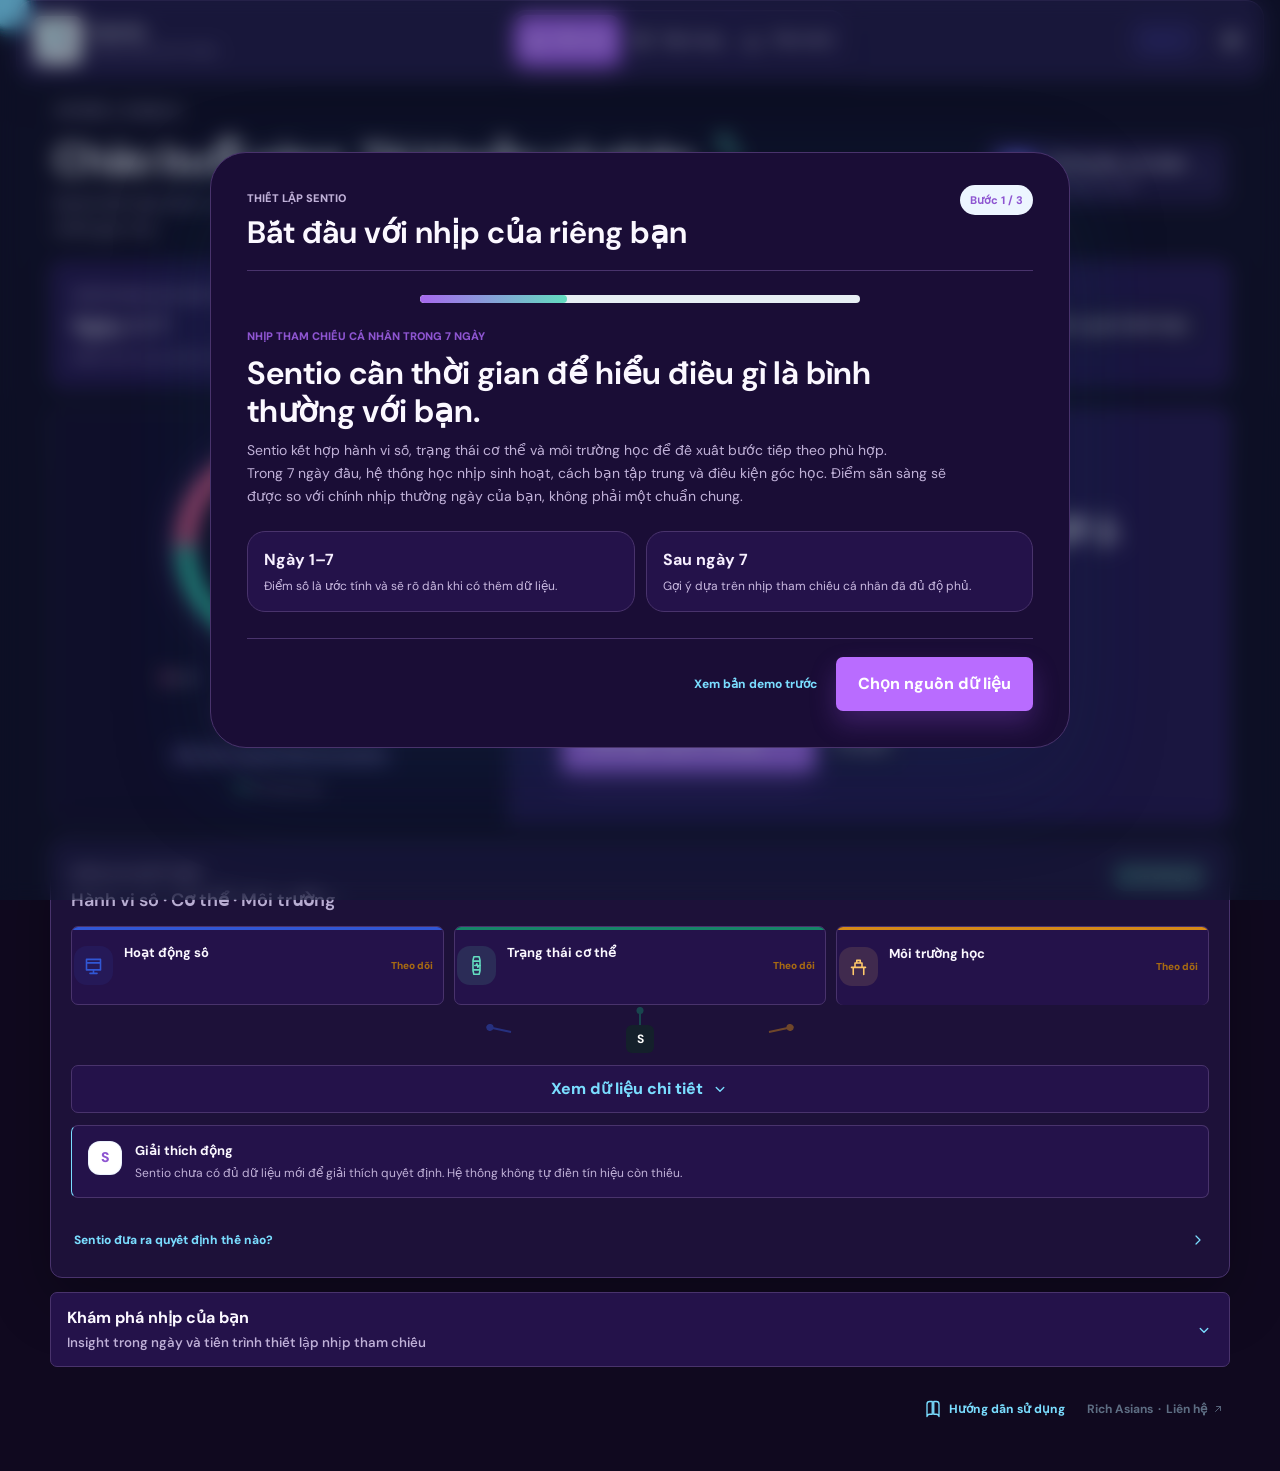
<file: index.html>
<!doctype html>
<html lang="vi">
<head>
  <meta charset="utf-8">
  <meta name="viewport" content="width=device-width, initial-scale=1, viewport-fit=cover">
  <meta name="theme-color" content="#f6f7ff">
  <meta name="description" content="Sentio — Study when you're ready.">
  <title>Sentio — Study when you're ready</title>
  <link rel="stylesheet" href="styles.css">
  <link rel="stylesheet" href="sentio-link.css">
  <link rel="stylesheet" href="sentio-theme.css">
  <link rel="stylesheet" href="sentio-progress.css">
</head>
<body>
  <div class="pointer-trail" aria-hidden="true"></div>
  <div class="startup-overlay" id="startupOverlay" aria-live="polite">
    <div class="startup-mark">S</div>
    <p id="startupLabel">Đang đọc tín hiệu hôm nay…</p>
    <div class="startup-line"><i></i></div>
  </div>

  <section class="onboarding-flow" id="onboardingFlow" aria-hidden="true" role="dialog" aria-modal="true" aria-labelledby="onboardingTitle">
    <div class="onboarding-card">
      <header class="onboarding-heading">
        <div>
          <span class="card-label">Thiết lập Sentio</span>
          <h2 id="onboardingTitle">Bắt đầu với nhịp của riêng bạn</h2>
        </div>
        <span id="onboardingStepLabel" aria-live="polite">Bước 1 / 3</span>
      </header>

      <div class="onboarding-progress" aria-hidden="true"><i id="onboardingProgressBar" style="width:33.333%"></i></div>

      <div class="onboarding-step active" data-onboarding-step="1">
        <span class="onboarding-step-kicker">Nhịp tham chiếu cá nhân trong 7 ngày</span>
        <h3>Sentio cần thời gian để hiểu điều gì là bình thường với bạn.</h3>
        <p data-i18n="productDefinition">Sentio kết hợp hành vi số, trạng thái cơ thể và môi trường học để đề xuất bước tiếp theo phù hợp.</p>
        <p>Trong 7 ngày đầu, hệ thống học nhịp sinh hoạt, cách bạn tập trung và điều kiện góc học. Điểm sẵn sàng sẽ được so với chính nhịp thường ngày của bạn, không phải một chuẩn chung.</p>
        <div class="onboarding-principles">
          <div><strong>Ngày 1–7</strong><small>Điểm số là ước tính và sẽ rõ dần khi có thêm dữ liệu.</small></div>
          <div><strong>Sau ngày 7</strong><small>Gợi ý dựa trên nhịp tham chiếu cá nhân đã đủ độ phủ.</small></div>
        </div>
      </div>

      <div class="onboarding-step" data-onboarding-step="2" hidden>
        <span class="onboarding-step-kicker">Chọn nguồn dữ liệu</span>
        <h3>Kết nối những tín hiệu bạn thấy phù hợp.</h3>
        <p>Mỗi nguồn đều có thể bật hoặc tắt riêng. Sentio vẫn hoạt động khi thiếu một nguồn và sẽ nói rõ mức độ tin cậy của quyết định.</p>
        <div class="onboarding-source-list">
          <button type="button" class="onboarding-source" data-onboarding-source="digital" aria-pressed="true">
            <span class="source-icon browser-icon" aria-hidden="true"><svg viewBox="0 0 24 24"><path d="M4 5h16v12H4zM8 21h8M12 17v4M4 9h16"/></svg></span>
            <span><strong>Hành vi số</strong><small>Bản web theo dõi chuyển tab và mức tập trung trong phiên đang mở.</small></span>
            <span class="source-state good" id="setupDigitalStatus">Sẵn sàng trong phiên</span>
          </button>
          <button type="button" class="onboarding-source" data-onboarding-source="body" aria-pressed="false">
            <span class="source-icon wearable-icon" aria-hidden="true"><svg viewBox="0 0 24 24"><path d="M9 2h6l1 4v12l-1 4H9l-1-4V6l1-4Zm-1 5h8M8 17h8"/><path d="M10 12h1.4l1-2 1.2 4 1-2H16"/></svg></span>
            <span><strong>Trạng thái cơ thể</strong><small>Ứng dụng sức khỏe cần kết nối qua điện thoại; bản web chỉ mô phỏng bước kết nối.</small></span>
            <span class="source-state" id="setupBodyStatus">Cần ứng dụng điện thoại</span>
          </button>
          <button type="button" class="onboarding-source" data-onboarding-source="environment" aria-pressed="false">
            <span class="source-icon desk-icon" aria-hidden="true"><svg viewBox="0 0 24 24"><path d="M4 13h16M6 13v8M18 13v8M8 13V8h8v5M10 8V5h4v3"/></svg></span>
            <span><strong>Môi trường học</strong><small>ESP32 tương thích có thể ghép đôi bằng Web Bluetooth trên trình duyệt hỗ trợ.</small></span>
            <span class="source-state" id="setupEnvironmentStatus">Chưa ghép đôi</span>
          </button>
        </div>
      </div>

      <div class="onboarding-step" data-onboarding-step="3" hidden>
        <span class="onboarding-step-kicker">Tên và quyền riêng tư</span>
        <h3>Hoàn tất hồ sơ cá nhân của bạn.</h3>
        <label class="onboarding-field" for="onboardingName">
          <span>Tên hiển thị</span>
          <input id="onboardingName" name="onboardingName" type="text" autocomplete="name" maxlength="40" placeholder="Tên bạn muốn Sentio gọi">
        </label>
        <label class="privacy-consent-row" for="privacyConsent">
          <input id="privacyConsent" type="checkbox">
          <span><strong>Tôi đồng ý cho Sentio dùng các tín hiệu đã chọn để tạo nhịp tham chiếu và gợi ý cá nhân.</strong><small>Bạn có thể rút quyền từng nguồn hoặc xóa dữ liệu bất cứ lúc nào trong Cài đặt.</small></span>
        </label>
        <div class="privacy-summary">
          <strong>Tóm tắt quyền riêng tư</strong>
          <p>Dữ liệu thô được xử lý tại nguồn khi có thể. Prototype chỉ lưu cục bộ các chỉ số tổng hợp cần thiết cho trải nghiệm, không công khai dữ liệu sinh trắc học.</p>
        </div>
        <p class="onboarding-action-hint" id="onboardingActionHint" aria-live="polite">Nhập tên và chọn ô đồng ý để bắt đầu.</p>
      </div>

      <footer class="onboarding-footer">
        <button class="secondary-button" id="onboardingBack" type="button" hidden>Quay lại</button>
        <div class="onboarding-footer-actions">
          <button class="text-link" id="previewDashboard" type="button" data-i18n="previewDemo">Xem bản demo trước</button>
          <button class="primary-button" id="onboardingNext" type="button"><span id="onboardingNextLabel">Chọn nguồn dữ liệu</span></button>
          <button class="primary-button" id="completeOnboarding" type="button" aria-describedby="onboardingActionHint" hidden><span data-i18n="startSevenDays">Bắt đầu 7 ngày thiết lập nhịp</span></button>
        </div>
      </footer>
    </div>
  </section>

  <section class="morning-checkin" id="morningCheckin" aria-hidden="true" role="dialog" aria-modal="true" aria-labelledby="checkinGreeting">
    <div class="checkin-card">
      <span class="checkin-kicker" data-i18n="quickCheckin">Check-in nhanh</span>
      <h2 id="checkinGreeting">Bạn cảm thấy thế nào hôm nay?</h2>
      <p data-i18n="checkinHelp">Một chạm giúp Sentio hiểu trạng thái chủ quan của bạn tốt hơn.</p>
      <div class="checkin-options">
        <button type="button" data-mood="great"><span aria-hidden="true"><svg viewBox="0 0 24 24"><circle cx="12" cy="12" r="9"/><path d="M8 10h.01M16 10h.01M8.5 14c1 1.5 2.2 2 3.5 2s2.5-.5 3.5-2"/></svg></span><strong data-i18n="moodGreat">Rất ổn</strong></button>
        <button type="button" data-mood="okay"><span aria-hidden="true"><svg viewBox="0 0 24 24"><circle cx="12" cy="12" r="9"/><path d="M8 10h.01M16 10h.01M9 15h6"/></svg></span><strong data-i18n="moodOkay">Bình thường</strong></button>
        <button type="button" data-mood="tired"><span aria-hidden="true"><svg viewBox="0 0 24 24"><circle cx="12" cy="12" r="9"/><path d="m7.5 10 2 1 2-1M14 10h3M9 16c1.8-1.3 4.2-1.3 6 0"/></svg></span><strong data-i18n="moodTired">Hơi mệt</strong></button>
      </div>
      <button class="checkin-skip" id="skipCheckin" type="button" data-i18n="skipForNow">Để sau</button>
    </div>
  </section>
  <div class="ambient ambient-a" aria-hidden="true"></div>
  <div class="ambient ambient-b" aria-hidden="true"></div>
  <div class="ambient ambient-c" aria-hidden="true"></div>

  <div class="app" id="app">
    <header class="topbar">
      <button class="brand" type="button" data-view-link="today" aria-label="Sentio home">
        <span class="brand-logo-box" aria-hidden="true">
          <img class="brand-logo-image" src="sentio-logo.jpg" alt="Sentio logo">
        </span>
        <span class="brand-copy">
          <strong>Sentio</strong>
          <small data-i18n="tagline">Study when you're ready.</small>
          <small class="brand-team" data-i18n="brandByTeam">by Rich Asians</small>
        </span>
      </button>

      <nav class="bottom-nav" aria-label="Primary navigation">
        <button class="nav-item active" type="button" data-view-link="today">
          <svg viewBox="0 0 24 24" aria-hidden="true"><path d="M4 11 12 4l8 7v9H4v-9Z"/><path d="M9 20v-6h6v6"/></svg>
          <span data-i18n="today">Hôm nay</span>
        </button>
        <button class="nav-item" type="button" data-view-link="focus">
          <svg viewBox="0 0 24 24" aria-hidden="true"><circle cx="12" cy="12" r="8"/><circle cx="12" cy="12" r="3"/><path d="M12 2v2M12 20v2M2 12h2M20 12h2"/></svg>
          <span data-i18n="focus">Tập trung</span>
        </button>
        <button class="nav-item" type="button" data-view-link="progress">
          <svg viewBox="0 0 24 24" aria-hidden="true"><path d="M4 19V9M10 19V5M16 19v-7M22 19H2"/></svg>
          <span data-i18n="progress">Tiến trình</span>
        </button>
      </nav>

      <div class="top-actions">
        <a class="sensor-link" href="bh1750.html">Coco ↗</a>
        <button class="icon-button" id="settingsButton" type="button" aria-label="Settings" title="Settings">
          <svg viewBox="0 0 24 24" aria-hidden="true"><path d="M12 8.3a3.7 3.7 0 1 0 0 7.4 3.7 3.7 0 0 0 0-7.4Zm8.7 3.7c0-.6-.1-1.2-.2-1.8l-2.1-.8a7.6 7.6 0 0 0-.7-1.2l.4-2.2A9.6 9.6 0 0 0 15 4.2l-1.7 1.4a7.4 7.4 0 0 0-1.4 0l-1.7-1.4A9.6 9.6 0 0 0 7.1 6l.4 2.2c-.3.4-.5.8-.7 1.2l-2.1.8A9.8 9.8 0 0 0 4.5 12c0 .6.1 1.2.2 1.8l2.1.8c.2.4.4.8.7 1.2L7.1 18a9.6 9.6 0 0 0 3.1 1.8l1.7-1.4a7.4 7.4 0 0 0 1.4 0l1.7 1.4a9.6 9.6 0 0 0 3.1-1.8l-.4-2.2c.3-.4.5-.8.7-1.2l2.1-.8c.1-.6.2-1.2.2-1.8Z"/></svg>
        </button>
      </div>
    </header>

    <main class="main">
      <section class="view active" data-view="today" id="todayView">
        <div class="hero-row reveal">
          <div>
            <p class="eyebrow" id="dateLabel">Thứ Ba, 21 tháng 7</p>
            <h1><span id="greetingText">Chào buổi chiều</span>, <span id="profileName">Bạn</span> <span class="greeting-mark" aria-hidden="true"><svg viewBox="0 0 24 24"><path d="m12 3 .8 3.2L16 7l-3.2.8L12 11l-.8-3.2L8 7l3.2-.8L12 3ZM18 12l.6 2.4L21 15l-2.4.6L18 18l-.6-2.4L15 15l2.4-.6L18 12Z"/></svg></span></h1>
            <p class="subcopy" data-i18n="companionIntro">Sentio đã lắng nghe nhịp hôm nay và chọn một bước tiếp theo cho bạn.</p>
          </div>
          <button class="profile-pill" id="profileButton" type="button" aria-haspopup="dialog" aria-controls="profileSheet" aria-expanded="false">
            <span class="avatar" id="profileAvatar">B</span>
            <span>
              <strong id="profilePillName">Bạn</strong>
              <small id="profileModeLabel">Đang huấn luyện</small>
            </span>
            <svg viewBox="0 0 24 24" aria-hidden="true"><path d="m7 10 5 5 5-5"/></svg>
          </button>
        </div>

        <section class="training-banner reveal" id="trainingBanner" aria-labelledby="trainingDayLabel">
          <div class="training-banner-copy">
            <span class="card-label">Sentio đang học nhịp của bạn</span>
            <strong id="trainingDayLabel">Ngày 1 / 7</strong>
            <p id="trainingBannerText">Điểm sẵn sàng hôm nay là ước tính ban đầu. Mỗi ngày có thêm dữ liệu sẽ giúp gợi ý sát với nhịp của riêng bạn hơn.</p>
          </div>
          <div class="training-banner-status">
            <div class="training-progress" aria-hidden="true"><i id="trainingProgressBar" style="width:14.29%"></i></div>
            <small id="trainingCoverage">Độ phủ dữ liệu: 1 / 7 ngày</small>
          </div>
          <button class="secondary-button" id="openTrainingButton" type="button">Xem quá trình học</button>
        </section>

        <div class="dashboard-grid">
          <article class="readiness-card reveal delay-1" id="readinessCard">
            <div class="score-panel">
              <div class="score-ring-wrap decision-dial" id="decisionDial" role="meter" aria-label="Điểm sẵn sàng" aria-valuemin="0" aria-valuemax="100" aria-valuenow="92" style="--score:92">
                <div class="dial-spectrum" aria-hidden="true"></div>
                <div class="dial-fill" aria-hidden="true"></div>
                <span class="dial-marker" aria-hidden="true"></span>
                <svg class="score-ring legacy-progress" viewBox="0 0 200 200" aria-hidden="true">
                  <circle class="ring-progress" id="ringProgress" cx="100" cy="100" r="79"></circle>
                </svg>
                <div class="score-center">
                  <span class="score-number" id="scoreNumber">92</span>
                  <span class="score-out-of">/100</span>
                </div>
              </div>
              <div class="dial-zones" aria-label="Các vùng quyết định">
                <span class="recover"><i></i><small>Nghỉ</small></span>
                <span class="light"><i></i><small>Học nhẹ</small></span>
                <span class="deep"><i></i><small>Tập trung sâu</small></span>
              </div>
              <div class="score-meta">
                <span class="status-badge ready" id="statusBadge">Sẵn sàng học sâu</span>
                <span class="ai-chip" id="aiChip" hidden aria-label="AI prediction">
                  <span class="ai-chip-dot" aria-hidden="true"></span>
                  <span class="ai-chip-label" id="aiChipLabel">AI</span>
                  <span class="ai-chip-status" id="aiChipStatus">—</span>
                </span>
                <span class="score-delta" id="scoreDelta">+12 so với hôm qua</span><span class="updated"><i></i><span data-i18n="justUpdated">Vừa cập nhật</span></span>
              </div>
            </div>

            <div class="decision-panel">
              <div class="decision-kicker">
                <span class="sparkle" aria-hidden="true"><svg viewBox="0 0 24 24"><path d="m12 3 1.2 5.8L19 10l-5.8 1.2L12 17l-1.2-5.8L5 10l5.8-1.2L12 3Z"/></svg></span>
                <span data-i18n="todaysDecision">Quyết định hôm nay</span>
              </div>
              <h2 id="recommendationTitle">Tiếp tục học — đây là lúc phù hợp.</h2>
              <p id="recommendationText">Thể trạng và góc học đang ổn. Hãy dành 45 phút cho việc cần nhiều tập trung nhất.</p>
              <div class="decision-confidence">
                <span data-i18n="decisionConfidence">Độ tin cậy của quyết định</span>
                <strong id="confidenceValue">92%</strong>
                <div class="confidence-track"><i id="confidenceBar" style="width:92%"></i></div>
              </div>
              <div class="action-row single-action">
                <button class="primary-button" id="primaryAction" type="button">
                  <span id="primaryActionText">Bắt đầu phiên tập trung</span>
                  <svg viewBox="0 0 24 24" aria-hidden="true"><path d="m9 18 6-6-6-6"/></svg>
                </button>
                <button class="secondary-button" id="whyButton" type="button" data-i18n="whyThis">Vì sao?</button>
              </div>
            </div>
          </article>

          <aside class="source-card reveal delay-2">
            <div class="section-title-row">
              <div>
                <span class="card-label" data-i18n="behindDecision">Đứng sau quyết định</span>
                <h2 data-i18n="threeSignalsHuman">Hành vi số · Cơ thể · Môi trường</h2>
              </div>
              <span class="sync-chip"><i></i><span data-i18n="synced">Đã đồng bộ</span></span>
            </div>

            <div class="source-list">
              <button class="source-item" type="button" data-source="browser">
                <span class="source-icon browser-icon" aria-hidden="true">
                  <svg viewBox="0 0 24 24"><path d="M4 5h16v12H4zM8 21h8M12 17v4M4 9h16"/></svg>
                </span>
                <span class="source-copy">
                  <strong data-i18n="digitalActivity">Hoạt động số</strong>
                  <small id="browserDetail">94% tập trung · 3 lần chuyển tab</small>
                </span>
                <span class="source-impact neutral" id="browserImpact">Gần nhịp tham chiếu</span>
                <span class="source-state good" id="browserState" data-i18n="good">Tốt</span>
              </button>

              <button class="source-item" type="button" data-source="wearable" id="wearableSourceButton">
                <span class="source-icon wearable-icon" aria-hidden="true">
                  <svg viewBox="0 0 24 24"><path d="M9 2h6l1 4v12l-1 4H9l-1-4V6l1-4Zm-1 5h8M8 17h8"/><path d="M10 12h1.4l1-2 1.2 4 1-2H16"/></svg>
                </span>
                <span class="source-copy">
                  <strong data-i18n="bodyStatus">Trạng thái cơ thể</strong>
                  <small id="wearableDetail">Health app linked · ngủ 7h32 · nhịp tim ổn định</small>
                </span>
                <span class="source-impact positive" id="wearableImpact">Hỗ trợ readiness</span>
                <span class="source-state good" id="wearableState" data-i18n="good">Tốt</span>
              </button>

              <button class="source-item" type="button" data-source="environment">
                <span class="source-icon desk-icon" aria-hidden="true">
                  <svg viewBox="0 0 24 24"><path d="M4 13h16M6 13v8M18 13v8M8 13V8h8v5M10 8V5h4v3"/></svg>
                </span>
                <span class="source-copy">
                  <strong data-i18n="studyEnvironment">Môi trường học</strong>
                  <small id="deskDetail">410 lux · có mặt tại bàn</small>
                </span>
                <span class="source-impact positive" id="deskImpact">Điều kiện phù hợp</span>
                <span class="source-state good" id="deskState" data-i18n="good">Tốt</span>
              </button>
            </div>

            <div class="signal-convergence" aria-hidden="true">
              <span class="signal-path digital"><i></i></span>
              <span class="signal-path body"><i></i></span>
              <span class="signal-path environment"><i></i></span>
              <b>S</b>
            </div>

            <button class="signal-detail-toggle" id="toggleSignals" type="button" aria-expanded="false">
              <span data-i18n="showSignalDetails">Xem dữ liệu chi tiết</span>
              <svg viewBox="0 0 24 24" aria-hidden="true"><path d="m7 10 5 5 5-5"/></svg>
            </button>

            <div class="fusion-summary" id="fusionSummary" role="status" aria-live="polite">
              <span class="fusion-mark" aria-hidden="true">S</span>
              <div>
                <strong data-i18n="dynamicReasoningLabel">Giải thích động</strong>
                <p id="fusionSummaryText">Thể trạng gần nhịp tham chiếu và ánh sáng phù hợp đang hỗ trợ bạn; hoạt động số chưa cho thấy dấu hiệu gián đoạn đáng kể.</p>
              </div>
            </div>

            <button class="text-link" id="howItWorksButton" type="button">
              <span data-i18n="howItWorks">Sentio đưa ra quyết định thế nào?</span>
              <svg viewBox="0 0 24 24" aria-hidden="true"><path d="m9 18 6-6-6-6"/></svg>
            </button>
          </aside>
        </div>

        <button class="insight-toggle reveal delay-3" id="toggleInsights" type="button" aria-expanded="false" aria-controls="companionInsights">
          <span><strong data-i18n="exploreRhythm">Khám phá nhịp của bạn</strong><small data-i18n="exploreRhythmHelp">Insight trong ngày và tiến trình thiết lập nhịp tham chiếu</small></span>
          <svg viewBox="0 0 24 24" aria-hidden="true"><path d="m7 10 5 5 5-5"/></svg>
        </button>

        <section class="companion-grid reveal delay-3" id="companionInsights" hidden>
          <article class="daily-story-card">
            <div class="section-title-row">
              <div>
                <span class="card-label" data-i18n="todayStory">Câu chuyện hôm nay</span>
                <h2 data-i18n="whatSentioNoticed">Sentio đã nhận thấy gì?</h2>
              </div>
              <span class="story-orb" aria-hidden="true">✦</span>
            </div>
            <ul class="story-list" id="storyList"></ul>
            <p class="story-conclusion" id="insightText">Bạn thường giữ tập trung lâu hơn vào buổi tối khi đã tắt thông báo điện thoại.</p>
          </article>

          <article class="baseline-card">
            <div class="section-title-row">
              <div>
                <span class="card-label" data-i18n="personalBaselineLabel">Nhịp tham chiếu cá nhân</span>
                <h2 data-i18n="learningYou">Sentio đang học nhịp của bạn</h2>
              </div>
              <span class="baseline-status" id="baselineStatus">Đã thiết lập</span>
            </div>
            <div class="baseline-progress-row">
              <strong id="baselineDay">Ngày 7 / 7</strong>
              <span id="baselineAccuracy">Độ chính xác đang cải thiện</span>
            </div>
            <div class="baseline-progress"><i id="baselineProgressBar" style="width:100%"></i></div>
            <div class="decision-timeline">
              <div><span>07:30</span><strong data-i18n="timelineWake">Thức dậy</strong></div>
              <i>→</i>
              <div><span>08:10</span><strong data-i18n="timelineSync">Đồng bộ cơ thể</strong></div>
              <i>→</i>
              <div><span>08:15</span><strong data-i18n="timelineSense">Nhận diện môi trường</strong></div>
              <i>→</i>
              <div><span>08:16</span><strong data-i18n="timelineDecision">Tạo quyết định</strong></div>
            </div>
          </article>
        </section>
      </section>

      <section class="view" data-view="focus" id="focusView">
        <div class="view-heading reveal">
          <div>
            <p class="eyebrow" data-i18n="currentMission">Nhiệm vụ hiện tại</p>
            <h1 data-i18n="stayWithOneThing">Ở lại với một việc.</h1>
            <p class="subcopy" id="focusSubtitle">Sentio sẽ theo dõi nhẹ nhàng và chỉ nhắc khi thực sự cần.</p>
          </div>
          <span class="live-pill"><i></i><span data-i18n="live">Trực tiếp</span></span>
        </div>

        <div class="focus-layout">
          <article class="timer-card reveal delay-1">
            <div class="task-row">
              <label for="taskSelect" data-i18n="currentTask">Việc đang làm</label>
              <div class="task-controls">
              <select id="taskSelect">
                <option value="reading" data-i18n-option="reading">Đọc và ôn nhẹ</option>
                <option value="coding" data-i18n-option="coding">Lập trình</option>
                <option value="economics" data-i18n-option="economics">Kinh tế học</option>
                <option value="language" data-i18n-option="languageStudy">Ngoại ngữ</option>
              </select>
              <button class="timer-open-button" id="openTimerSettings" type="button" aria-label="Chọn thời lượng học">
                <svg viewBox="0 0 24 24" aria-hidden="true"><circle cx="12" cy="12" r="8.5"></circle><path d="M12 7v5l3 2"></path></svg>
                <span>Hẹn giờ</span>
              </button>
              </div>
            </div>

            <div class="timer-orbit" id="timerOrbit" role="button" tabindex="0" aria-label="Chỉnh thời lượng bộ đếm">
              <span class="orbit-dot dot-a"></span>
              <span class="orbit-dot dot-b"></span>
              <span class="orbit-dot dot-c"></span>
              <div class="timer-display" id="timerDisplay">45:00</div>
              <small id="timerLabel" data-i18n="readyWhenYouAre">Bắt đầu khi bạn sẵn sàng</small>
            </div>

            <div class="timer-controls">
              <button class="round-button" id="resetTimer" type="button" aria-label="Reset timer">
                <svg viewBox="0 0 24 24" aria-hidden="true"><path d="M4 4v6h6M5.4 15a8 8 0 1 0 .8-8L4 10"/></svg>
              </button>
              <button class="play-button" id="playTimer" type="button" aria-label="Start timer">
                <svg class="play-symbol" viewBox="0 0 24 24" aria-hidden="true"><path d="m9 6 9 6-9 6V6Z"/></svg>
                <svg class="pause-symbol" viewBox="0 0 24 24" aria-hidden="true"><path d="M8 6h3v12H8zM13 6h3v12h-3z"/></svg>
              </button>
              <button class="round-button" id="finishTimer" type="button" aria-label="Finish session">
                <svg viewBox="0 0 24 24" aria-hidden="true"><path d="m5 12 4 4L19 6"/></svg>
              </button>
            </div>
          </article>

          <aside class="live-monitor reveal delay-2">
            <div class="section-title-row">
              <div>
                <span class="card-label" data-i18n="gentleAccountability">Theo dõi cam kết nhẹ nhàng</span>
                <h2 data-i18n="sentioKeepsWatch">Sentio giữ nhịp cùng bạn</h2>
              </div>
            </div>

            <div class="monitor-stat">
              <span data-i18n="continuityEstimate">Ước tính duy trì tập trung</span>
              <strong id="liveFocusValue">94%</strong>
              <div class="progress-track"><i id="liveFocusBar" style="width:94%"></i></div>
            </div>
            <div class="monitor-grid">
              <div><span data-i18n="pageDepartures">Lần rời trang</span><strong id="liveTabsValue">3</strong></div>
              <div><span data-i18n="light">Ánh sáng</span><strong id="liveLightValue">410 lux</strong></div>
              <div><span data-i18n="presence">Có mặt</span><strong id="livePresenceValue" data-i18n="detected">Có</strong></div>
              <div><span data-i18n="bodyState">Thể trạng</span><strong id="liveBodyValue" data-i18n="stable">Ổn định</strong></div>
            </div>

            <div class="nudge-card" id="nudgeCard" role="status" aria-live="polite" aria-atomic="true">
              <span class="nudge-emoji" aria-hidden="true"><svg viewBox="0 0 24 24"><path d="M19 4C11 4 6 8 6 15c0 2.2 1.8 4 4 4 7 0 9-7 9-15ZM5 21c2-6 6-10 11-13"/></svg></span>
              <div>
                <strong id="nudgeTitle">Mọi thứ đang ổn.</strong>
                <p id="nudgeText">Sentio sẽ không làm phiền khi bạn đang tập trung tốt.</p>
                <small id="nudgeReason">Chuyển tab, ánh sáng và trạng thái cơ thể vẫn trong nhịp thường ngày của bạn.</small>
              </div>
              <div class="nudge-actions">
                <button id="nudgeAction" type="button">Tiếp tục tập trung</button>
                <button class="text-link" id="nudgeDismiss" type="button">Bỏ qua</button>
              </div>
            </div>

            <section class="attention-log" aria-labelledby="attentionLogTitle">
              <div class="section-title-row compact">
                <div>
                  <span class="card-label">Dòng sự kiện</span>
                  <h3 id="attentionLogTitle">Những thay đổi đáng chú ý</h3>
                </div>
              </div>
              <ol id="focusEventTimeline" aria-live="polite"></ol>
              <p id="focusEventEmpty">Chưa có thay đổi nào cần bạn chú ý. Sentio đang theo dõi nhẹ nhàng ở nền.</p>
            </section>
          </aside>
        </div>
      </section>

      <section class="view" data-view="progress" id="progressView">
        <div class="view-heading reveal">
          <div>
            <p class="eyebrow" data-i18n="thisWeek">Tuần này</p>
            <h1 data-i18n="progressTitleNew">Bạn đang học đúng nhịp hơn.</h1>
            <p class="subcopy" data-i18n="progressSubtitleNew">Những thay đổi nhỏ trong quá trình học, không phải lời hứa về điểm số.</p>
          </div>
          <div class="progress-heading-actions">
            <span class="week-chip"><span id="weekRange">15–21 tháng 7</span><small> · 7 <span data-i18n="days">ngày</span></small></span>
            <div class="report-export-actions" aria-label="Xuất báo cáo tuần">
              <button class="secondary-button compact-button" id="exportWeeklyPdf" type="button">
                <svg viewBox="0 0 24 24" aria-hidden="true"><path d="M6 2h9l4 4v16H6zM14 2v5h5M9 13h6M9 17h6"/></svg>
                <span data-i18n="exportWeeklyPdf">Lưu PDF</span>
              </button>
              <button class="secondary-button compact-button" id="exportWeeklyPng" type="button">
                <svg viewBox="0 0 24 24" aria-hidden="true"><rect x="3" y="4" width="18" height="16" rx="2"/><circle cx="9" cy="10" r="2"/><path d="m4 18 5-5 4 4 3-3 4 4"/></svg>
                <span data-i18n="exportWeeklyPng">Tải ảnh PNG</span>
              </button>
            </div>
          </div>
        </div>
        <p class="progress-evidence-note"><span aria-hidden="true">●</span> Minh họa 7 phiên: Readiness 84/100 · 6/7 ngày ổn định · 3 lần gián đoạn mỗi phiên. Thông số BH1750/I²C có nguồn trong trang Coco.</p>

        <div class="weekly-summary-grid reveal delay-1">
          <article class="weekly-hero-card">
            <span class="card-label" data-i18n="biggestChange">Thay đổi nổi bật nhất</span>
            <strong id="changeHeadline">Ít bị ngắt quãng hơn</strong>
            <div class="weekly-change-value"><span id="beforeValue">9</span><i>→</i><span id="afterValue">3</span></div>
            <small id="beforeLabel">lần gián đoạn / phiên</small>
            <p id="progressNote">Bạn không cần ép mình ngồi lâu hơn; điều thay đổi là bắt đầu vào lúc phù hợp và ít bị kéo khỏi bài học.</p>
          </article>

          <article class="weekly-stat-card">
            <span class="card-label" data-i18n="averageReadiness">Điểm sẵn sàng trung bình</span>
            <strong id="weeklyAverage">84</strong>
            <small id="trendValue">+12%</small>
          </article>

          <article class="weekly-stat-card">
            <span class="card-label" data-i18n="consistentDays">Ngày giữ đúng nhịp</span>
            <strong id="consistentDaysValue">6</strong>
            <small data-i18n="outOfSeven">trên 7 ngày</small>
          </article>
        </div>

        <section class="weekly-wins-grid reveal delay-2" id="weeklyWinsGrid" aria-labelledby="weeklyWinsTitle">
          <h2 class="sr-only" id="weeklyWinsTitle">Những tiến bộ trong tuần</h2>
          <article class="weekly-win-card">
            <span class="card-label">Ít gián đoạn hơn</span>
            <strong id="weeklyInterruptions">3 lần / phiên</strong>
            <p>Số lần bị kéo khỏi việc đang làm đã giảm so với tuần trước.</p>
            <small>So với nhịp tham chiếu cá nhân, không so với người khác.</small>
          </article>
          <article class="weekly-win-card">
            <span class="card-label">Giữ đúng nhịp</span>
            <strong id="weeklyRhythm">6 / 7 ngày</strong>
            <p>Bạn bắt đầu việc cần tập trung vào những thời điểm cơ thể và môi trường phù hợp hơn.</p>
            <small>Một chuỗi ổn định, không phải mục tiêu phải hoàn hảo.</small>
          </article>
          <article class="weekly-win-card">
            <span class="card-label">Dừng đúng lúc</span>
            <strong id="weeklyHealthyStops">2 lần</strong>
            <p>Bạn đã kết thúc phiên khi mức tập trung giảm, thay vì cố kéo dài trong mệt mỏi.</p>
            <small>Phục hồi hợp lý cũng là một phần của tiến bộ.</small>
          </article>
        </section>

        <section class="history-card readiness-trend-card reveal delay-2" aria-labelledby="readinessTrendTitle">
          <div class="section-title-row">
            <div>
              <span class="card-label" data-i18n="readinessTrendLabel">Readiness Score 7 ngày</span>
              <h2 id="readinessTrendTitle" data-i18n="readinessTrendTitle">Xu hướng từ các phiên đã hoàn thành</h2>
            </div>
            <div class="trend-card-badges">
              <span class="data-source-chip" id="trendDataSource">Dữ liệu phiên thật</span>
              <span class="trend-up" id="historyTrend">Ổn định hơn</span>
            </div>
          </div>
          <div class="trend-chart-summary" aria-label="Tóm tắt dữ liệu biểu đồ">
            <div><span data-i18n="chartAverage">Trung bình</span><strong id="trendAverageScore">—</strong></div>
            <div><span data-i18n="chartSessions">Phiên hợp lệ</span><strong id="trendSessionCount">0</strong></div>
            <div><span data-i18n="chartActiveDays">Ngày có dữ liệu</span><strong id="trendActiveDays">0 / 7</strong></div>
          </div>
          <div class="chart-wrap readiness-chart" id="readinessChartWrap" role="img" aria-label="Biểu đồ Readiness Score trong 7 ngày">
            <svg id="trendChart" viewBox="0 0 700 320" aria-hidden="true">
              <defs>
                <linearGradient id="chartFill" x1="0" y1="0" x2="0" y2="1">
                  <stop offset="0%" stop-color="#1768e5" stop-opacity=".24"/>
                  <stop offset="100%" stop-color="#21b98a" stop-opacity=".02"/>
                </linearGradient>
              </defs>
              <g class="chart-grid" id="chartGrid"></g>
              <g class="chart-axis-labels" id="chartYAxisLabels"></g>
              <path class="chart-area" id="chartArea"></path>
              <line class="chart-average-line" id="chartAverageLine" x1="0" x2="0" y1="0" y2="0"></line>
              <text class="chart-average-label" id="chartAverageLabel" x="0" y="0"></text>
              <path class="chart-line" id="chartLine"></path>
              <g id="chartDots"></g>
              <g class="chart-axis-labels chart-x-labels" id="chartXAxisLabels"></g>
            </svg>
          </div>
          <p class="chart-empty-state" id="chartEmptyState" hidden data-i18n="chartEmptyState">Hoàn thành một phiên có Readiness Score để bắt đầu biểu đồ.</p>
          <div class="history-list" id="historyList" aria-label="Dữ liệu Readiness theo từng ngày"></div>
          <h2 id="progressProfileTitle" class="sr-only">Nhịp học của bạn</h2>
          <span id="afterLabel" class="sr-only"></span>
        </section>

        <section class="self-awareness-card reveal delay-3" id="selfAwarenessCard">
          <div class="section-title-row">
            <div>
              <span class="card-label">Điều Sentio đang học được</span>
              <h2>Những khuôn mẫu riêng trong nhịp của bạn</h2>
            </div>
          </div>
          <ul class="self-awareness-insights" id="selfAwarenessInsights">
            <li><strong>Bạn thường vào nhịp nhanh hơn khi ánh sáng ổn định.</strong><span>Quan sát từ các phiên trong tuần này; đây là mối liên hệ, không phải kết luận y khoa.</span></li>
            <li><strong>Các phiên ít chuyển tab thường kết thúc đúng kế hoạch hơn.</strong><span>Sentio sẽ tiếp tục kiểm tra khuôn mẫu này khi nhịp tham chiếu đầy đủ hơn.</span></li>
            <li><strong>Nghỉ sớm khi mệt giúp phiên tiếp theo ổn định hơn.</strong><span>Dừng đúng lúc được ghi nhận như một lựa chọn tích cực.</span></li>
          </ul>
        </section>
      </section>

      <section class="view film-view" data-view="film" id="filmView" aria-label="Sentio Film Mode" hidden>
        <div class="film-stage" id="filmStage">
          <section class="film-scene active" data-scene="system" id="sceneSystem" aria-hidden="false" aria-label="Scene 4: Sentio system">
            <div class="scene-caption">
              <span data-i18n="sceneFour">Cảnh 4</span>
              <h1 data-i18n="whySentioExists">Đó là lý do Sentio được tạo ra.</h1>
              <p data-i18n="systemSubtitle">Ba nhóm tín hiệu được kết hợp thành một quyết định dễ hiểu.</p>
            </div>

            <div class="system-flow">
              <div class="input-stack">
                <div class="flow-node browser-node">
                  <span class="flow-icon"><svg viewBox="0 0 24 24"><path d="M4 5h16v12H4zM4 9h16M9 21h6M12 17v4"/></svg></span>
                  <div><strong data-i18n="browserExtension">Browser Extension</strong><small data-i18n="browserFlow">Hành vi số và chuyển tab</small></div>
                  <i class="pulse-dot"></i>
                </div>
                <div class="flow-node watch-node">
                  <span class="flow-icon"><svg viewBox="0 0 24 24"><path d="M9 2h6l1 4v12l-1 4H9l-1-4V6l1-4Zm1 10h1.3l1-2 1.2 4 1-2H16"/></svg></span>
                  <div><strong data-i18n="smartwatch">Smartwatch</strong><small data-i18n="watchFlow">Giấc ngủ, nhịp tim, HRV</small></div>
                  <i class="pulse-dot"></i>
                </div>
                <div class="flow-node sensor-node">
                  <span class="flow-icon"><svg viewBox="0 0 24 24"><path d="M4 13h16M6 13v8M18 13v8M8 13V8h8v5M10 8V5h4v3"/></svg></span>
                  <div><strong>ESP32</strong><small data-i18n="sensorFlow">Có mặt, ánh sáng, môi trường</small></div>
                  <i class="pulse-dot"></i>
                </div>
              </div>

              <div class="flow-lines" aria-hidden="true">
                <div class="flow-line line-a"><i></i></div>
                <div class="flow-line line-b"><i></i></div>
                <div class="flow-line line-c"><i></i></div>
              </div>

              <div class="engine-node">
                <span class="engine-orbit orbit-one"></span>
                <span class="engine-orbit orbit-two"></span>
                <span class="engine-core">S</span>
                <strong data-i18n="readinessEngine">Readiness Engine</strong>
                <small data-i18n="personalBaseline">Học nhịp tham chiếu cá nhân</small>
              </div>

              <div class="flow-arrow"><i></i></div>

              <div class="output-stack">
                <div class="output-node score-output"><span>01</span><div><strong data-i18n="readinessScore">Điểm sẵn sàng</strong><small>0–100</small></div></div>
                <div class="output-node suggestion-output"><span>02</span><div><strong data-i18n="personalSuggestion">Gợi ý cá nhân</strong><small data-i18n="rightNextStep">Bước tiếp theo phù hợp</small></div></div>
                <div class="output-node account-output"><span>03</span><div><strong>Theo dõi cam kết</strong><small data-i18n="continuousCheck">Theo dõi và điều chỉnh</small></div></div>
              </div>
            </div>
          </section>

          <section class="film-scene" data-scene="people" id="scenePeople" aria-hidden="true" aria-label="Scene 5: Three profiles">
            <div class="scene-caption compact">
              <span data-i18n="sceneFive">Cảnh 5</span>
              <h1 data-i18n="sameSystemDifferentAnswer">Cùng một hệ thống. Ba câu trả lời khác nhau.</h1>
              <p data-i18n="peopleSubtitle">Mỗi người nhận một bước tiếp theo dựa trên trạng thái thật của họ.</p>
              <small class="scene-demo-note" data-i18n="demoDisclosure">Kịch bản mô phỏng để minh họa cách Sentio ra quyết định; không phải kết quả nghiên cứu người dùng.</small>
            </div>
            <div class="people-grid" id="peopleGrid"></div>
            <section class="person-case-study" id="personCaseStudy" tabindex="-1" aria-live="polite" aria-labelledby="caseStudyName" hidden></section>
          </section>

          <section class="film-scene" data-scene="week" id="sceneWeek" aria-hidden="true" aria-label="Scene 6: One week later">
            <div class="scene-caption compact">
              <span data-i18n="sceneSix">Cảnh 6</span>
              <h1 data-i18n="oneWeekNoMagic">Một tuần sau — không có phép màu, chỉ có thói quen tốt hơn.</h1>
              <p data-i18n="weekSubtitle">Ít trì hoãn hơn, bớt cảm giác tội lỗi và hiểu bản thân rõ hơn.</p>
              <small class="scene-demo-note" data-i18n="demoDisclosure">Kịch bản mô phỏng để minh họa cách Sentio ra quyết định; không phải kết quả nghiên cứu người dùng.</small>
            </div>
            <div class="week-film-grid" id="weekFilmGrid"></div>
            <div class="ethical-note"><span aria-hidden="true">✓</span><span data-i18n="noGradeClaim">Sentio không tuyên bố làm tăng điểm số; sản phẩm giúp cải thiện quá trình tự học.</span></div>
          </section>

          <section class="film-scene end-scene" data-scene="end" id="sceneEnd" aria-hidden="true" aria-label="Scene 7: Sentio ending">
            <div class="end-logo">
              <span class="end-logo-wrap" aria-hidden="true"><img class="end-logo-image" src="sentio-logo.jpg" alt="Sentio logo"></span>
              <h1>Sentio</h1>
              <p data-i18n="endValueProp">Học đúng lúc. Nghỉ đúng lúc. Hiểu nhịp của chính mình.</p>
              <small class="end-tagline">Study when you're ready.</small>
              <div class="team-credit" aria-label="Team Rich Asians">
                <span class="team-credit-label" data-i18n="createdBy">Created by</span>
                <strong data-i18n="builtByTeam">Rich Asians</strong>
              </div>
            </div>
          </section>
        </div>

        <div class="film-controller" id="filmController" role="toolbar" aria-label="Film Mode scene controls">
          <button class="controller-close" id="exitFilm" type="button" aria-label="Exit Film Mode" title="Exit Film Mode">
            <svg viewBox="0 0 24 24"><path d="m6 6 12 12M18 6 6 18"/></svg>
          </button>
          <div class="scene-steps" role="group" aria-label="Choose a scene">
            <button class="scene-step active" data-scene-target="system" type="button" aria-controls="sceneSystem"><span>4</span><small data-i18n="system">Hệ thống</small></button>
            <button class="scene-step" data-scene-target="people" type="button" aria-controls="scenePeople"><span>5</span><small data-i18n="threeProfiles">3 nhân vật</small></button>
            <button class="scene-step" data-scene-target="week" type="button" aria-controls="sceneWeek"><span>6</span><small data-i18n="oneWeek">1 tuần</small></button>
            <button class="scene-step" data-scene-target="end" type="button" aria-controls="sceneEnd"><span>7</span><small data-i18n="ending">Kết</small></button>
          </div>
          <button class="controller-auto" id="toggleFilmAuto" type="button" aria-label="Tiếp tục trình diễn" title="Tiếp tục trình diễn" aria-pressed="false">
            <svg class="auto-pause-icon" viewBox="0 0 24 24" aria-hidden="true"><path d="M9 5v14M15 5v14"/></svg>
            <svg class="auto-play-icon" viewBox="0 0 24 24" aria-hidden="true"><path d="M8 5v14l11-7Z"/></svg>
          </button>
          <button class="next-scene" id="nextScene" type="button" aria-label="Next Film Mode scene" title="Next scene"><span data-i18n="nextScene">Cảnh tiếp theo</span><svg viewBox="0 0 24 24" aria-hidden="true"><path d="m9 18 6-6-6-6"/></svg></button>
        </div>
      </section>
    <footer class="app-footer" id="appFooter">
      <button class="footer-guide" id="footerGuideButton" type="button">
        <svg viewBox="0 0 24 24" aria-hidden="true"><path d="M4 5.5A3.5 3.5 0 0 1 7.5 2H11v17H7.5A3.5 3.5 0 0 0 4 22V5.5ZM20 5.5A3.5 3.5 0 0 0 16.5 2H13v17h3.5A3.5 3.5 0 0 1 20 22V5.5Z"/></svg>
        <span data-i18n="userGuide">Hướng dẫn sử dụng</span>
      </button>
      <a class="footer-contact" href="https://www.facebook.com/usernamengp/" target="_blank" rel="noopener noreferrer" aria-label="Rich Asians — Facebook contact">
        <span data-i18n="builtByTeam">Rich Asians</span>
        <span aria-hidden="true">·</span>
        <span data-i18n="contactShort">Liên hệ</span>
        <svg viewBox="0 0 24 24" aria-hidden="true"><path d="M7 17 17 7M9 7h8v8"/></svg>
      </a>
    </footer>

    </main>

  </div>

  <div class="backdrop" id="backdrop"></div>

  <section class="sheet" id="profileSheet" aria-hidden="true" role="dialog" aria-modal="true" aria-labelledby="profileSheetTitle">
    <div class="sheet-handle"></div>
    <div class="sheet-heading"><div><span class="card-label">Hồ sơ Sentio</span><h2 id="profileSheetTitle">Bạn muốn xem ai?</h2></div><button class="sheet-close" data-close-sheet type="button" aria-label="Đóng hồ sơ"><svg viewBox="0 0 24 24"><path d="m6 6 12 12M18 6 6 18"/></svg></button></div>
    <p class="sheet-intro">Chạm một hồ sơ để xem ngay trạng thái, tín hiệu và gợi ý phù hợp của người đó.</p>
    <div class="profile-options" id="profileOptions" aria-label="Chọn hồ sơ Sentio"></div>
    <div class="profile-settings-label"><span>Tài khoản cá nhân</span><small>Thiết lập nhịp tham chiếu và quyền riêng tư của bạn</small></div>
    <div class="account-summary-card">
      <span class="avatar" aria-hidden="true">B</span>
      <div><span>Tên hiển thị</span><strong id="accountName">Bạn</strong><small>Chỉ hiển thị trong trải nghiệm cá nhân của bạn.</small></div>
    </div>
    <div class="account-baseline-card">
      <div class="section-title-row compact"><div><span class="card-label">Nhịp tham chiếu cá nhân</span><h3 id="accountBaselineDay">Ngày 1 / 7</h3></div><span class="baseline-status">Đang thiết lập</span></div>
      <div class="baseline-progress" aria-hidden="true"><i id="accountBaselineProgress" style="width:14.29%"></i></div>
      <p>Mỗi ngày có dữ liệu hợp lệ sẽ tăng độ phủ; thiếu một nguồn không làm mất tiến trình.</p>
    </div>
    <div class="sheet-actions">
      <button class="secondary-button" id="restartOnboarding" type="button">Thiết lập lại onboarding</button>
    </div>
  </section>

  <section class="sheet guide-sheet" id="userGuideSheet" aria-hidden="true" role="dialog" aria-modal="true" aria-labelledby="userGuideTitle">
    <div class="sheet-handle"></div>
    <div class="sheet-heading"><div><span class="card-label">Sentio</span><h2 id="userGuideTitle" data-i18n="userGuide">Hướng dẫn sử dụng</h2></div><button class="sheet-close" data-close-sheet type="button" aria-label="Đóng hướng dẫn"><svg viewBox="0 0 24 24"><path d="m6 6 12 12M18 6 6 18"/></svg></button></div>
    <p class="sheet-intro" data-i18n="guideIntro">Sentio chỉ cần một quy trình ngắn: xem trạng thái, đọc gợi ý và chọn bước tiếp theo phù hợp.</p>
    <ol class="guide-steps">
      <li><span>1</span><div><strong data-i18n="guideSetupTitle">Thiết lập lần đầu</strong><p data-i18n="guideSetupText">Đi qua 3 bước: hiểu nhịp tham chiếu 7 ngày, chọn nguồn dữ liệu, rồi nhập tên và đồng ý quyền sử dụng dữ liệu.</p></div></li>
      <li><span>2</span><div><strong data-i18n="guideTodayTitle">Xem trạng thái hôm nay</strong><p data-i18n="guideTodayText">Trang Hôm nay cho biết điểm sẵn sàng, lý do chính và đúng một hành động được đề xuất.</p></div></li>
      <li><span>3</span><div><strong data-i18n="guideFocusTitle">Bắt đầu một phiên</strong><p data-i18n="guideFocusText">Chọn nút hành động hoặc tab Tập trung, sau đó bắt đầu, tạm dừng hay kết thúc bộ đếm khi cần.</p></div></li>
      <li><span>4</span><div><strong data-i18n="guideSignalsTitle">Kiểm tra nguồn tín hiệu</strong><p data-i18n="guideSignalsText">Chạm Hành vi số, Cơ thể hoặc Môi trường để xem trạng thái kết nối và dữ liệu đang dùng.</p></div></li>
      <li><span>5</span><div><strong data-i18n="guideProfilesTitle">Xem các tình huống mẫu</strong><p data-i18n="guideProfilesText">Mở mũi tên hồ sơ để chuyển giữa tài khoản của bạn và Linh, Nam, Mai. Ba hồ sơ này là dữ liệu mô phỏng.</p></div></li>
      <li><span>6</span><div><strong data-i18n="guideProgressTitle">Theo dõi và quản lý dữ liệu</strong><p data-i18n="guideProgressText">Tab Tiến trình tổng hợp thói quen. Cài đặt cho phép quản lý kết nối, xuất hoặc xóa dữ liệu cục bộ.</p></div></li>
    </ol>
    <div class="guide-boundary"><strong data-i18n="guideBoundaryTitle">Giới hạn của prototype</strong><p data-i18n="guideBoundaryText">Sentio hỗ trợ quyết định học tập, không chẩn đoán y khoa. Dữ liệu smartwatch hiện được mô phỏng; ESP32 cần thiết bị tương thích.</p></div>
  </section>

  <section class="sheet" id="whySheet" aria-hidden="true" role="dialog" aria-modal="true" aria-labelledby="whySheetTitle">
    <div class="sheet-handle"></div>
    <div class="sheet-heading"><div><span class="card-label" data-i18n="transparentScore">Điểm số minh bạch</span><h2 id="whySheetTitle" data-i18n="whyThisScore">Vì sao có điểm này?</h2></div><button class="sheet-close" data-close-sheet type="button" aria-label="Close"><svg viewBox="0 0 24 24"><path d="m6 6 12 12M18 6 6 18"/></svg></button></div>
    <div class="score-comparison-grid" aria-label="So sánh điểm sẵn sàng với nhịp tham chiếu cá nhân">
      <div><span>Điểm sẵn sàng hiện tại</span><strong id="scoreComparisonCurrent">92</strong><small>Trạng thái được ước tính từ dữ liệu mới nhất.</small></div>
      <div><span>Nhịp tham chiếu cá nhân</span><strong id="scoreComparisonBaseline">88</strong><small>Nhịp thường ngày của chính bạn.</small></div>
    </div>
    <div class="baseline-box"><span data-i18n="personalBaselineLabel">Nhịp tham chiếu cá nhân</span><strong id="baselineValue">88</strong><small data-i18n="baselineHelp">Sentio so sánh hôm nay với nhịp thường ngày của chính bạn, không dùng một chuẩn chung cho tất cả.</small></div>
    <div class="decision-coverage-card"><span>Độ phủ dữ liệu cho quyết định này</span><strong id="decisionDataCoverage">3 / 3 nguồn</strong><small>Độ phủ cao hơn giúp gợi ý đáng tin cậy hơn, nhưng không biến Sentio thành công cụ chẩn đoán.</small></div>
    <p class="missing-signals-note" id="missingSignalsNote" role="status">Không có nguồn nào bị thiếu trong lần cập nhật gần nhất.</p>
    <div class="dynamic-reasoning-detail">
      <span class="card-label" data-i18n="dynamicReasoningLabel">Giải thích động</span>
      <p id="decisionExplanationDetail">Sentio sẽ ưu tiên yếu tố có tác động lớn nhất và cập nhật lời giải thích khi dữ liệu thay đổi.</p>
    </div>
    <div class="factor-list" id="factorList"></div>
    <div class="ai-status-card" id="aiStatusPanel" hidden role="status" aria-live="polite" aria-label="Sentio AI prediction">
      <div class="ai-status-head">
        <span class="ai-badge" id="aiBadge" aria-hidden="true">AI</span>
        <div>
          <span class="card-label" data-i18n="aiPredictedLabel">AI dự đoán</span>
          <strong id="aiPredictedStatus">—</strong>
        </div>
        <div class="ai-confidence">
          <span class="card-label" data-i18n="aiConfidenceLabel">Độ tin cậy AI</span>
          <strong id="aiConfidenceValue">0%</strong>
          <span class="ai-confidence-bar" role="progressbar" id="aiConfidenceBar" aria-valuemin="0" aria-valuemax="100" aria-valuenow="0"><span class="ai-confidence-fill"></span></span>
        </div>
      </div>
      <p class="ai-explanation" id="aiExplanation">Mô hình AI đang học từ các phiên thật.</p>
    </div>
    <p class="privacy-copy"><span aria-hidden="true"><svg viewBox="0 0 24 24"><rect x="5" y="10" width="14" height="10" rx="2"/><path d="M8 10V7a4 4 0 0 1 8 0v3M12 14v2"/></svg></span><span data-i18n="privacyCopy">Dữ liệu sinh trắc học thô không được hiển thị công khai và chỉ dùng để tạo chỉ số dẫn xuất.</span></p>
  </section>

  <section class="sheet" id="howSheet" aria-hidden="true" role="dialog" aria-modal="true" aria-labelledby="howSheetTitle">
    <div class="sheet-handle"></div>
    <div class="sheet-heading"><div><span class="card-label">Sentio</span><h2 id="howSheetTitle" data-i18n="simpleLogic">Logic đơn giản, cá nhân hóa</h2></div><button class="sheet-close" data-close-sheet type="button" aria-label="Close"><svg viewBox="0 0 24 24"><path d="m6 6 12 12M18 6 6 18"/></svg></button></div>
    <div class="mini-flow">
      <div><span>1</span><strong data-i18n="collect">Thu thập</strong><small data-i18n="collectDesc">Browser, wearable và ESP32</small></div>
      <i>→</i>
      <div><span>2</span><strong data-i18n="compareBaseline">So với nhịp tham chiếu</strong><small data-i18n="compareDesc">Nhịp riêng của từng người</small></div>
      <i>→</i>
      <div><span>3</span><strong data-i18n="suggest">Gợi ý</strong><small data-i18n="suggestDesc">Một bước tiếp theo rõ ràng</small></div>
      <i>→</i>
      <div><span>4</span><strong>Theo dõi cam kết</strong><small data-i18n="adjustDesc">Theo dõi và điều chỉnh</small></div>
    </div>
    <p class="prototype-note"><strong data-i18n="prototypeModel">Prototype Readiness Model.</strong> <span data-i18n="notMedical">Đây không phải công cụ chẩn đoán y khoa.</span></p>
  </section>


  <section class="sheet" id="healthSheet" aria-hidden="true" role="dialog" aria-modal="true" aria-labelledby="healthSheetTitle">
    <div class="sheet-handle"></div>
    <div class="sheet-heading">
      <div>
        <span class="card-label">Native bridge demo</span>
        <h2 id="healthSheetTitle">Health app và smartwatch</h2>
      </div>
      <button class="sheet-close" data-close-sheet type="button" aria-label="Close"><svg viewBox="0 0 24 24"><path d="m6 6 12 12M18 6 6 18"/></svg></button>
    </div>
    <p class="sheet-intro">Trình duyệt không thể đọc trực tiếp Apple Health hoặc Health Connect. Prototype này mô phỏng kết nối cần có qua ứng dụng điện thoại và không tuyên bố đã kết nối dữ liệu đồng hồ thật.</p>

    <div class="connection-status-card" role="status" aria-live="polite">
      <span>Trạng thái kết nối</span>
      <strong id="healthConnectionStatus">Chưa kết nối · đang dùng dữ liệu minh họa</strong>
    </div>

    <div class="health-hero">
      <div class="health-hero-copy">
        <span class="card-label">Luồng kết nối qua điện thoại</span>
        <h3>Smartwatch → Health app → Sentio</h3>
        <p>Bước kết nối dưới đây minh họa trải nghiệm cấp quyền. Tích hợp thật cần ứng dụng native và API sức khỏe tương ứng.</p>
      </div>
      <span class="sync-chip"><i></i><span id="healthSyncTime">Chưa đồng bộ</span></span>
    </div>

    <div class="health-flow-cards">
      <div class="health-flow-card">
        <span class="health-flow-icon" aria-hidden="true"><svg viewBox="0 0 24 24"><path d="M9 2h6l1 4v12l-1 4H9l-1-4V6l1-4Zm-1 5h8M8 17h8"/><path d="M10 12h1.4l1-2 1.2 4 1-2H16"/></svg></span>
        <strong>Smartwatch</strong>
        <small id="watchDeviceStatus">Nguồn dữ liệu mẫu</small>
      </div>
      <div class="health-flow-arrow">→</div>
      <div class="health-flow-card">
        <span class="health-flow-icon" aria-hidden="true"><svg viewBox="0 0 24 24"><rect x="7" y="2" width="10" height="20" rx="2"/><path d="M10 5h4M11 18h2"/></svg></span>
        <strong>Health app trên điện thoại</strong>
        <small id="phoneAppStatus">Cần ứng dụng điện thoại</small>
      </div>
      <div class="health-flow-arrow">→</div>
      <div class="health-flow-card highlight">
        <span class="health-flow-icon">S</span>
        <strong>Sentio</strong>
        <small id="sentioHealthStatus">Chưa nhận dữ liệu thật</small>
      </div>
    </div>

    <div class="health-metrics-grid">
      <div class="health-metric-card"><span>Giấc ngủ</span><strong id="healthSleepMetric">7h32</strong><small>Dữ liệu minh họa</small></div>
      <div class="health-metric-card"><span>Nhịp tim nghỉ</span><strong id="healthHrMetric">61 bpm</strong><small id="healthHrHint">Minh họa: ổn định</small></div>
      <div class="health-metric-card"><span>HRV</span><strong id="healthHrvMetric">54 ms</strong><small id="healthHrvHint">Minh họa: trong nhịp tham chiếu</small></div>
      <div class="health-metric-card"><span>Tín hiệu căng thẳng</span><strong id="healthStressMetric">Thấp</strong><small id="healthStressHint">Chỉ số dẫn xuất minh họa</small></div>
    </div>

    <div class="health-note-card">
      <strong>Giới hạn của bản web</strong>
      <p>Hành vi số có thể được theo dõi trực tiếp trong phiên. ESP32 có thể ghép đôi qua Web Bluetooth trên trình duyệt hỗ trợ. Dữ liệu đồng hồ vẫn là mô phỏng cho đến khi có kết nối qua ứng dụng điện thoại.</p>
    </div>
    <div class="sheet-actions connection-actions">
      <button class="primary-button" id="connectHealthButton" type="button"><span>Mô phỏng kết nối qua điện thoại</span></button>
      <button class="secondary-button" id="disconnectHealthButton" type="button" hidden>Ngắt kết nối</button>
    </div>
  </section>


  <section class="sheet" id="sourceSheet" aria-hidden="true" role="dialog" aria-modal="true" aria-labelledby="sourceSheetTitle">
    <div class="sheet-handle"></div>
    <div class="sheet-heading">
      <div>
        <span class="card-label" id="sourceSheetLabel">Nguồn dữ liệu</span>
        <h2 id="sourceSheetTitle">Chi tiết kết nối</h2>
      </div>
      <button class="sheet-close" data-close-sheet type="button" aria-label="Đóng chi tiết nguồn dữ liệu"><svg viewBox="0 0 24 24"><path d="m6 6 12 12M18 6 6 18"/></svg></button>
    </div>
    <p class="sheet-intro" id="sourceSheetIntro">Chọn một nguồn ở trang Hôm nay để xem dữ liệu, ảnh hưởng đến điểm sẵn sàng và trạng thái kết nối tương ứng.</p>
    <div class="connection-status-card" role="status" aria-live="polite">
      <span>Trạng thái</span>
      <strong id="sourceConnectionStatus">Chưa chọn nguồn</strong>
    </div>
    <div class="source-metrics-grid" id="sourceMetrics">
      <div><span>Dữ liệu mới nhất</span><strong>Chưa có</strong></div>
      <div><span>Ảnh hưởng đến điểm sẵn sàng</span><strong>Chưa tính</strong></div>
      <div><span>Độ mới dữ liệu</span><strong>Chưa xác định</strong></div>
    </div>
    <p class="privacy-copy" id="sourcePrivacyCopy">Sentio chỉ dùng chỉ số cần thiết từ nguồn này để tạo nhịp tham chiếu và gợi ý. Bạn có thể ngắt kết nối bất cứ lúc nào.</p>
    <div class="sheet-actions connection-actions">
      <button class="primary-button" id="connectSourceButton" type="button"><span>Kết nối nguồn này</span></button>
      <button class="secondary-button" id="disconnectSourceButton" type="button" hidden>Ngắt kết nối</button>
    </div>
  </section>

  <section class="sheet privacy-sheet" id="privacySheet" aria-hidden="true" role="dialog" aria-modal="true" aria-labelledby="privacySheetTitle">
    <div class="sheet-handle"></div>
    <div class="sheet-heading">
      <div><span class="card-label">Quyền riêng tư và dữ liệu</span><h2 id="privacySheetTitle">Bạn kiểm soát dữ liệu của mình</h2></div>
      <button class="sheet-close" data-close-sheet type="button" aria-label="Đóng cài đặt quyền riêng tư"><svg viewBox="0 0 24 24"><path d="m6 6 12 12M18 6 6 18"/></svg></button>
    </div>
    <div class="privacy-principles">
      <article><strong>Dữ liệu thô ở tại nguồn</strong><p>Tín hiệu sinh trắc học và cảm biến thô chỉ được xử lý tại nguồn kết nối; Sentio không hiển thị công khai dữ liệu này.</p></article>
      <article><strong>Prototype lưu tổng hợp cục bộ</strong><p>Chỉ số dẫn xuất, tiến trình nhịp tham chiếu và lựa chọn của bạn được lưu trong trình duyệt trên thiết bị này để duy trì trải nghiệm.</p></article>
    </div>
    <fieldset class="privacy-consent-list">
      <legend>Quyền theo từng nguồn</legend>
      <label class="consent-row"><span><strong>Hành vi số trong phiên</strong><small>Chuyển tab và mức tập trung khi phiên Sentio đang chạy.</small></span><input id="privacyDigitalConsent" type="checkbox" checked></label>
      <label class="consent-row"><span><strong>Cơ thể qua ứng dụng điện thoại</strong><small>Giấc ngủ, nhịp tim nghỉ và HRV sau khi cấp quyền trên điện thoại.</small></span><input id="privacyBodyConsent" type="checkbox"></label>
      <label class="consent-row"><span><strong>Môi trường qua ESP32</strong><small>Ánh sáng và sự hiện diện từ thiết bị đã ghép đôi.</small></span><input id="privacyEnvironmentConsent" type="checkbox"></label>
    </fieldset>
    <label class="setting-row" for="retentionSelect"><span><strong>Thời gian giữ lịch sử tổng hợp</strong><small>Áp dụng cho phiên, lời nhắc và ảnh chụp nguồn; nhịp tham chiếu được giữ đến khi bạn xóa dữ liệu.</small></span><select id="retentionSelect"><option value="14">14 ngày</option><option value="30" selected>30 ngày</option><option value="90">90 ngày</option></select></label>
    <div class="privacy-actions">
      <button class="secondary-button" id="exportDataButton" type="button">Xuất bản sao dữ liệu</button>
      <button class="secondary-button" id="revokeConnectionsButton" type="button">Thu hồi mọi kết nối</button>
      <button class="danger-link" id="deleteMyDataButton" type="button">Xóa dữ liệu của tôi</button>
    </div>
  </section>


  <aside class="settings-panel" id="settingsPanel" aria-hidden="true">
    <div class="settings-heading"><h2 data-i18n="settings">Cài đặt</h2><button class="sheet-close" id="closeSettings" type="button" aria-label="Close"><svg viewBox="0 0 24 24"><path d="m6 6 12 12M18 6 6 18"/></svg></button></div>
    <label class="setting-row"><span><strong data-i18n="language">Ngôn ngữ</strong><small data-i18n="languageHelp">Đổi toàn bộ giao diện</small></span><select id="languageSelect"><option value="vi">Tiếng Việt</option><option value="en">English</option><option value="es">Español</option><option value="fr">Français</option><option value="zh">简体中文</option><option value="ja">日本語</option><option value="de">Deutsch</option></select></label>
    <label class="setting-row"><span><strong data-i18n="softMotion">Animation nhẹ</strong><small data-i18n="softMotionHelp">Sinh động nhưng không gây rối</small></span><input id="motionToggle" type="checkbox" checked></label>
    <label class="setting-row" for="nudgeSensitivity"><span><strong>Độ nhạy nhắc nhở</strong><small>Chỉ nhắc khi tín hiệu lệch khỏi nhịp của bạn đủ lâu.</small></span><select id="nudgeSensitivity"><option value="gentle" selected>Nhẹ nhàng</option><option value="balanced">Cân bằng</option><option value="minimal">Chỉ khi thật cần</option></select></label>
    <button class="setting-row setting-button" id="manageConnectionsButton" type="button"><span><strong>Quản lý kết nối</strong><small>Digital, Health app và ESP32</small></span><svg viewBox="0 0 24 24" aria-hidden="true"><path d="m9 18 6-6-6-6"/></svg></button>
    <button class="setting-row setting-button" id="userGuideButton" type="button"><span><strong data-i18n="userGuide">Hướng dẫn sử dụng</strong><small data-i18n="userGuideHelp">Các bước chính và giới hạn của prototype</small></span><svg viewBox="0 0 24 24" aria-hidden="true"><path d="m9 18 6-6-6-6"/></svg></button>
    <button class="setting-row setting-button" id="privacyButton" type="button"><span><strong>Quyền riêng tư và dữ liệu</strong><small>Quyền truy cập, lưu giữ, xuất và xóa</small></span><svg viewBox="0 0 24 24" aria-hidden="true"><path d="m9 18 6-6-6-6"/></svg></button>
    <div class="settings-note"><strong>Dữ liệu prototype</strong><p>Hành vi số hoạt động trực tiếp trong phiên. ESP32 cần Web Bluetooth và thiết bị tương thích. Dữ liệu đồng hồ vẫn là mô phỏng cho đến khi có kết nối qua ứng dụng điện thoại.</p></div>
    <button class="danger-link" id="resetApp" type="button" data-i18n="resetApp">Đặt lại bản demo</button>
  </aside>

  <div class="session-summary" id="sessionSummary" aria-hidden="true" role="dialog" aria-modal="true" aria-labelledby="summaryTitle">
    <div class="summary-card">
      <span class="summary-check">✓</span>
      <span class="card-label" id="summaryKicker" data-i18n="sessionComplete">Phiên học hoàn thành</span>
      <h2 id="summaryTitle" data-i18n="niceWork">Tốt lắm — dừng đúng lúc cũng là tiến bộ.</h2>
      <div class="summary-stats"><div><strong id="summaryMinutes">1m</strong><span id="summaryMinutesLabel" data-i18n="focusedTime">Tập trung thật</span></div><div><strong id="summaryFocus">92%</strong><span id="summaryFocusLabel" data-i18n="focusScore">Điểm tập trung</span></div><div><strong id="summaryTabs">3</strong><span id="summaryTabsLabel" data-i18n="tabSwitches">Chuyển tab</span></div></div>
      <button class="primary-button" id="closeSummary" type="button"><span data-i18n="backToday">Về trang hôm nay</span></button>
    </div>
  </div>

  <div class="app-toast" id="appToast" role="status" aria-live="polite" aria-atomic="true" hidden></div>

  <div class="timer-modal" id="timerModal" hidden>
    <div class="timer-modal-backdrop" data-close-timer></div>
    <section class="timer-modal-card" role="dialog" aria-modal="true" aria-labelledby="timerModalTitle">
      <button class="timer-modal-close" type="button" data-close-timer aria-label="Đóng">×</button>
      <span class="card-label">THỜI LƯỢNG PHIÊN</span>
      <h2 id="timerModalTitle">Bạn muốn học trong bao lâu?</h2>
      <p>Chọn một mốc ngắn để bắt đầu. Bạn vẫn có thể tạm dừng hoặc kết thúc sớm.</p>
      <div class="time-picker" id="timePicker" role="group" aria-label="Chọn giờ, phút và giây">
        <div class="time-wheel" data-unit="hours" aria-label="Giờ"><button class="wheel-arrow wheel-up" type="button" aria-label="Giảm giờ"><svg viewBox="0 0 24 24" aria-hidden="true"><path d="m6 14 6-6 6 6"/></svg></button><div class="wheel-viewport"><div class="wheel-list"></div></div><button class="wheel-arrow wheel-down" type="button" aria-label="Tăng giờ"><svg viewBox="0 0 24 24" aria-hidden="true"><path d="m6 10 6 6 6-6"/></svg></button></div>
        <div class="time-wheel" data-unit="minutes" aria-label="Phút"><button class="wheel-arrow wheel-up" type="button" aria-label="Giảm phút"><svg viewBox="0 0 24 24" aria-hidden="true"><path d="m6 14 6-6 6 6"/></svg></button><div class="wheel-viewport"><div class="wheel-list"></div></div><button class="wheel-arrow wheel-down" type="button" aria-label="Tăng phút"><svg viewBox="0 0 24 24" aria-hidden="true"><path d="m6 10 6 6 6-6"/></svg></button></div>
        <div class="time-wheel" data-unit="seconds" aria-label="Giây"><button class="wheel-arrow wheel-up" type="button" aria-label="Giảm giây"><svg viewBox="0 0 24 24" aria-hidden="true"><path d="m6 14 6-6 6 6"/></svg></button><div class="wheel-viewport"><div class="wheel-list"></div></div><button class="wheel-arrow wheel-down" type="button" aria-label="Tăng giây"><svg viewBox="0 0 24 24" aria-hidden="true"><path d="m6 10 6 6 6-6"/></svg></button></div>
        <div class="wheel-selection" aria-hidden="true"></div>
      </div>
      <button class="primary-button timer-confirm" id="confirmTimer" type="button">Đặt thời lượng</button>
    </section>
  </div>

  <script src="app.js"></script>
  <script src="sentio-timer.js"></script>
</body>
</html>
</file>
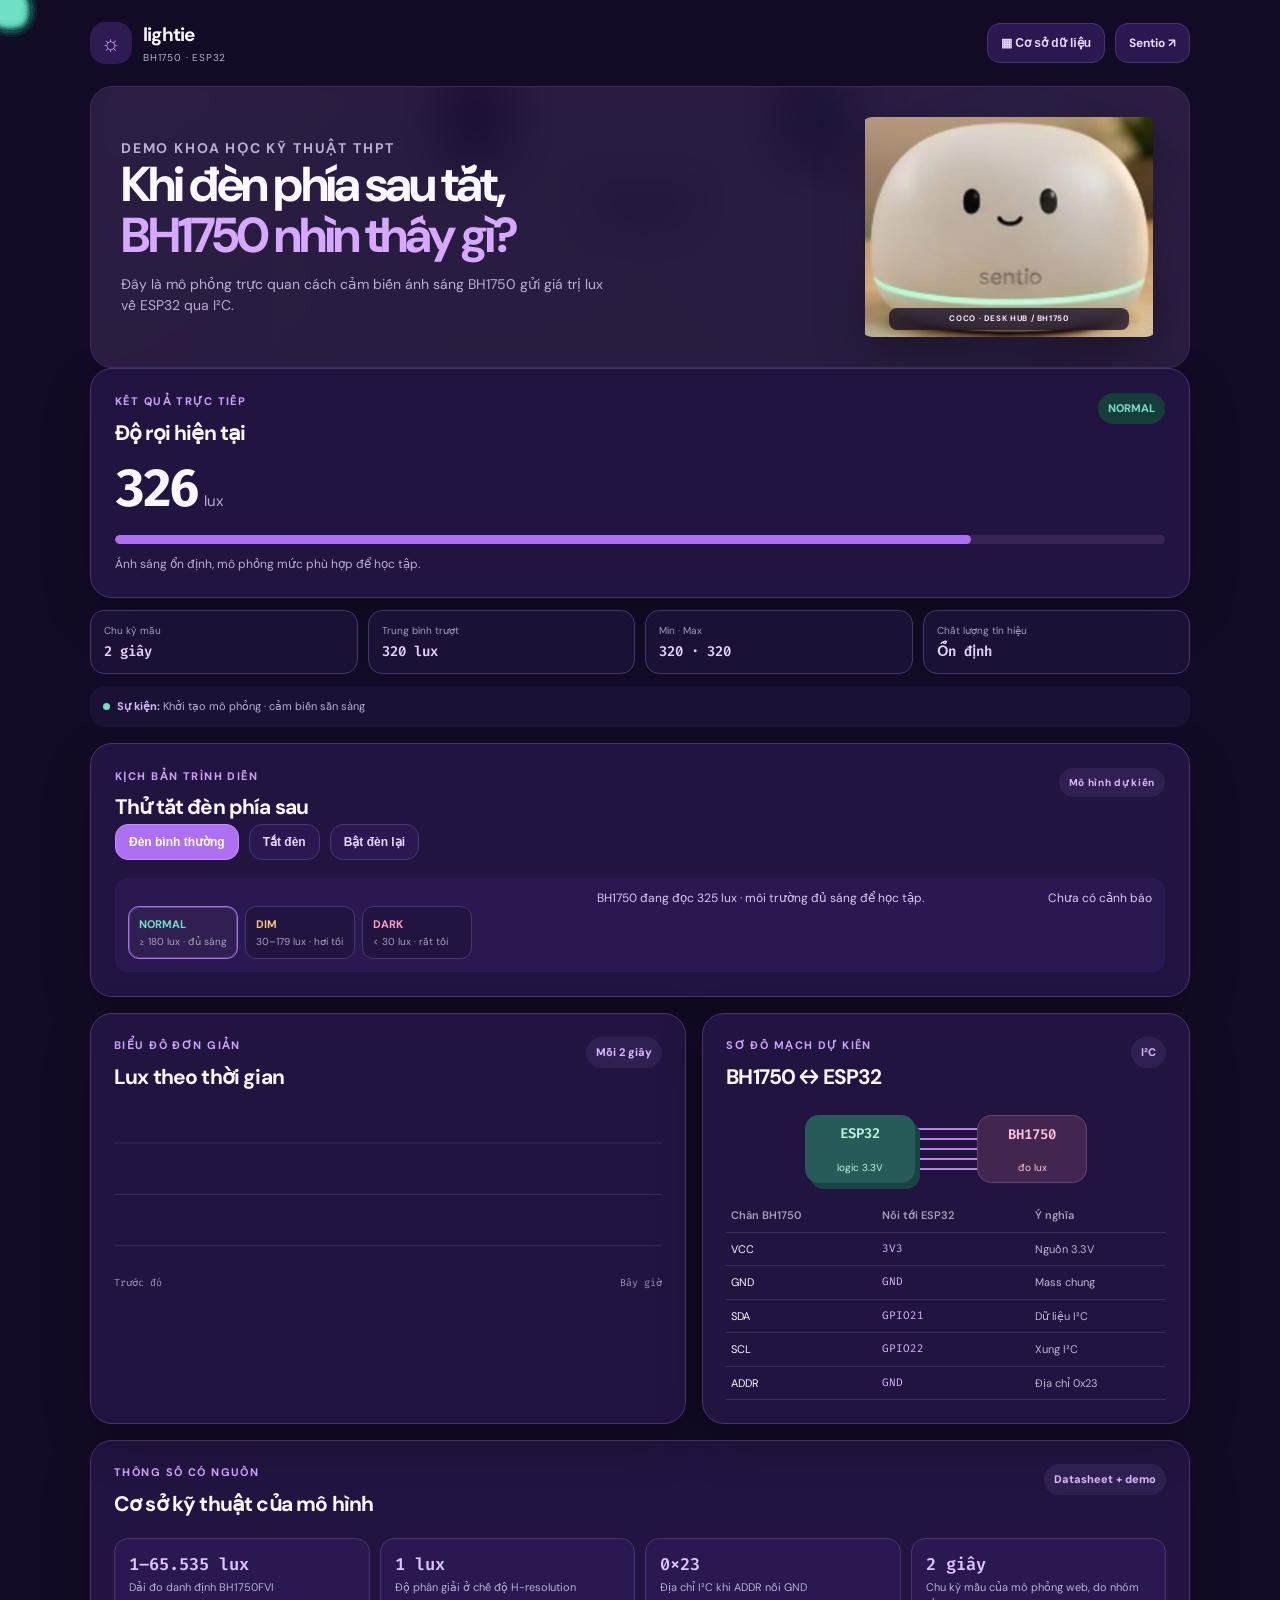
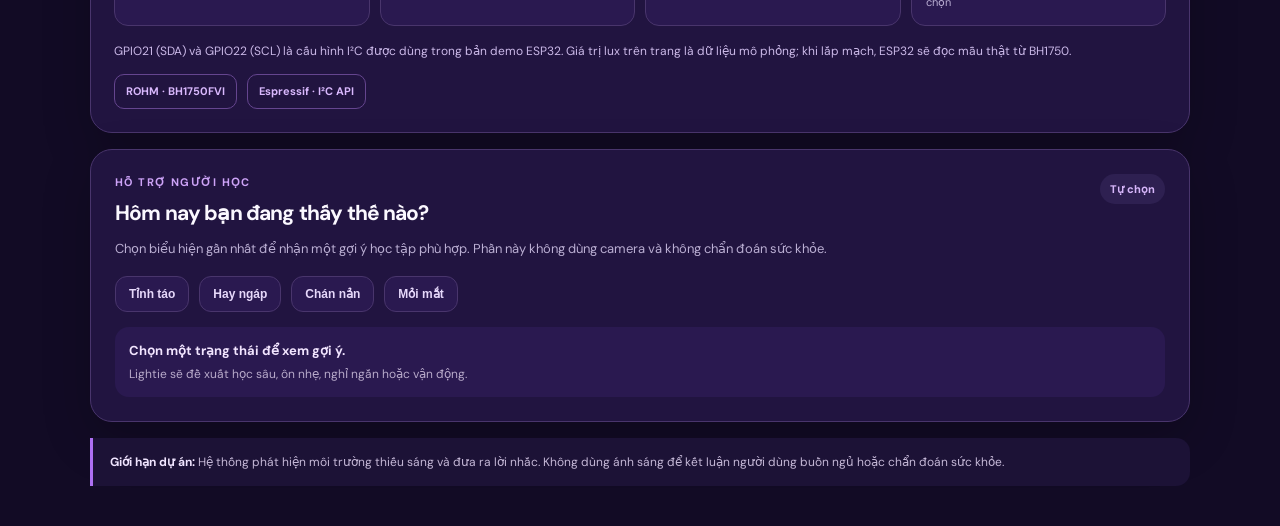
<file: bh1750.html>
<!doctype html>
<html lang="vi">
<head>
  <meta charset="utf-8">
  <meta name="viewport" content="width=device-width, initial-scale=1">
  <meta name="theme-color" content="#110b24">
  <title>Lightie | Mô phỏng BH1750 – ESP32</title>
  <link rel="preconnect" href="https://fonts.googleapis.com">
  <link rel="preconnect" href="https://fonts.gstatic.com" crossorigin>
  <link href="https://fonts.googleapis.com/css2?family=DM+Sans:wght@400;500;600;700&family=Fira+Code:wght@500;600;700&display=swap" rel="stylesheet">
  <link rel="stylesheet" href="bh1750-clean.css"><link rel="stylesheet" href="bh1750-telemetry.css"><link rel="stylesheet" href="coco.css"><link rel="stylesheet" href="wellbeing.css"><link rel="stylesheet" href="bh1750-threshold.css"><link rel="stylesheet" href="bh1750-evidence.css">
  <script defer src="bh1750.js"></script><script defer src="wellbeing.js"></script><script defer src="bh1750-threshold.js"></script><script defer src="demo-copy.js"></script><script defer src="spotlight.js"></script>
</head>
<body>
  <div class="pointer-trail" aria-hidden="true"></div>
  <main class="app-shell">
    <header class="topbar">
      <a class="brand" href="#top" aria-label="Lightie trang đầu"><span class="brand-mark">☼</span><span><strong>lightie</strong><small>BH1750 · ESP32</small></span></a>
      <nav class="header-actions" aria-label="Điều hướng">
        <button class="outline-button" id="openProof" type="button">▦ Cơ sở dữ liệu</button>
        <a class="outline-button" href="index.html">Sentio ↗</a>
      </nav>
    </header>

    <section class="intro" id="top">
      <div><p class="eyebrow">Demo khoa học kỹ thuật THPT</p><h1>Khi đèn phía sau tắt,<br><span>BH1750 nhìn thấy gì?</span></h1><p>Đây là mô phỏng trực quan cách cảm biến ánh sáng BH1750 gửi giá trị lux về ESP32 qua I²C.</p></div>
      <figure class="coco-visual">
        <img src="coco.png.png" alt="Coco Desk Hub, thiết bị đặt trên bàn học">
        <figcaption>COCO · DESK HUB / BH1750</figcaption>
      </figure>
    </section>

    <section class="live-card" aria-labelledby="liveTitle">
      <div class="live-heading"><div><p class="eyebrow">Kết quả trực tiếp</p><h2 id="liveTitle">Độ rọi hiện tại</h2></div><span class="mode-chip" id="modeChip">NORMAL</span></div>
      <div class="live-value"><output id="luxValue">320</output><span>lux</span></div>
      <div class="lux-track" aria-hidden="true"><i id="luxMeter"></i></div>
      <p class="live-copy" id="liveCopy">Ánh sáng ổn định, mô phỏng mức phù hợp để học tập.</p>
    </section>

    <section class="demo-card" aria-labelledby="demoTitle">
      <div class="section-heading"><div><p class="eyebrow">Kịch bản trình diễn</p><h2 id="demoTitle">Thử tắt đèn phía sau</h2></div><span class="planned-label">Mô hình dự kiến</span></div>
      
      <div class="demo-actions" role="group" aria-label="Điều khiển đèn mô phỏng">
        <button class="light-button active" type="button" data-light="normal">Đèn bình thường</button>
        <button class="light-button" type="button" data-light="off">Tắt đèn</button>
        <button class="light-button" type="button" data-light="restore">Bật đèn lại</button>
      </div>
      <div class="demo-state"><span id="demoNarrative">Đèn đang bật · mục tiêu khoảng 300 lux.</span><span id="darkTimer">Chưa có cảnh báo</span></div>
      <div class="alert-box" id="darkAlert" hidden role="alert"><strong>Thiếu sáng kéo dài</strong><span>Lux dưới 30 liên tục 3 giây. Hệ thống nhắc kiểm tra nguồn đèn.</span></div>
    </section>

    <section class="two-column">
      <article class="panel chart-panel"><div class="section-heading"><div><p class="eyebrow">Biểu đồ đơn giản</p><h2>Lux theo thời gian</h2></div><span class="sample-tag">Mỗi 2 giây</span></div><svg class="chart" viewBox="0 0 640 190" role="img" aria-label="Biểu đồ lux mô phỏng"><path class="chart-grid" d="M0 35H640M0 95H640M0 155H640"/><path id="chartArea" class="chart-area" d=""/><path id="chartLine" class="chart-line" d=""/></svg><div class="chart-axis"><span>Trước đó</span><span>Bây giờ</span></div></article>
      <article class="panel wiring-panel"><div class="section-heading"><div><p class="eyebrow">Sơ đồ mạch dự kiến</p><h2>BH1750 ↔ ESP32</h2></div><span class="sample-tag">I²C</span></div><div class="wiring-visual"><div class="board">ESP32<small>logic 3.3V</small></div><div class="connection-lines" aria-hidden="true"><i></i><i></i><i></i><i></i><i></i></div><div class="sensor">BH1750<small>đo lux</small></div></div><table class="pin-table"><thead><tr><th>Chân BH1750</th><th>Nối tới ESP32</th><th>Ý nghĩa</th></tr></thead><tbody><tr><td>VCC</td><td>3V3</td><td>Nguồn 3.3V</td></tr><tr><td>GND</td><td>GND</td><td>Mass chung</td></tr><tr><td>SDA</td><td>GPIO21</td><td>Dữ liệu I²C</td></tr><tr><td>SCL</td><td>GPIO22</td><td>Xung I²C</td></tr><tr><td>ADDR</td><td>GND</td><td>Địa chỉ 0x23</td></tr></tbody></table></article>
    </section>

    <section class="evidence-card" aria-labelledby="evidenceTitle">
      <div class="section-heading"><div><p class="eyebrow">Thông số có nguồn</p><h2 id="evidenceTitle">Cơ sở kỹ thuật của mô hình</h2></div><span class="sample-tag">Datasheet + demo</span></div>
      <div class="evidence-grid">
        <article><strong>1–65.535 lux</strong><span>Dải đo danh định BH1750FVI</span></article>
        <article><strong>1 lux</strong><span>Độ phân giải ở chế độ H-resolution</span></article>
        <article><strong>0x23</strong><span>Địa chỉ I²C khi ADDR nối GND</span></article>
        <article><strong>2 giây</strong><span>Chu kỳ mẫu của mô phỏng web, do nhóm chọn</span></article>
      </div>
      <p class="evidence-note">GPIO21 (SDA) và GPIO22 (SCL) là cấu hình I²C được dùng trong bản demo ESP32. Giá trị lux trên trang là dữ liệu mô phỏng; khi lắp mạch, ESP32 sẽ đọc mẫu thật từ BH1750.</p>
      <div class="evidence-links"><a href="https://www.rohm.com/products/sensor-ics/ambient-light-sensor-ics/bh1750fvi" target="_blank" rel="noopener noreferrer">ROHM · BH1750FVI</a><a href="https://docs.espressif.com/projects/esp-idf/en/latest/esp32/api-reference/peripherals/i2c.html" target="_blank" rel="noopener noreferrer">Espressif · I²C API</a></div>
    </section>

    <section class="wellbeing-card" aria-labelledby="wellbeingTitle"><div class="section-heading"><div><p class="eyebrow">Hỗ trợ người học</p><h2 id="wellbeingTitle">Hôm nay bạn đang thấy thế nào?</h2></div><span class="sample-tag">Tự chọn</span></div><p class="section-copy">Chọn biểu hiện gần nhất để nhận một gợi ý học tập phù hợp. Phần này không dùng camera và không chẩn đoán sức khỏe.</p><div class="wellbeing-actions" role="group" aria-label="Trạng thái người học"><button type="button" data-wellbeing="alert">Tỉnh táo</button><button type="button" data-wellbeing="yawn">Hay ngáp</button><button type="button" data-wellbeing="bored">Chán nản</button><button type="button" data-wellbeing="eyes">Mỏi mắt</button></div><div class="wellbeing-result" id="wellbeingResult" aria-live="polite"><strong>Chọn một trạng thái để xem gợi ý.</strong><span>Lightie sẽ đề xuất học sâu, ôn nhẹ, nghỉ ngắn hoặc vận động.</span></div></section><aside class="scope-note"><strong>Giới hạn dự án:</strong> Hệ thống phát hiện môi trường thiếu sáng và đưa ra lời nhắc. Không dùng ánh sáng để kết luận người dùng buồn ngủ hoặc chẩn đoán sức khỏe.</aside>
  </main>

  <div class="proof-modal" id="proofModal" hidden>
    <div class="modal-backdrop" data-close-proof></div>
    <section class="proof-card" role="dialog" aria-modal="true" aria-labelledby="proofTitle">
      <button class="close-button" id="closeProof" type="button" aria-label="Đóng">×</button>
      <p class="eyebrow">Bằng chứng mô phỏng</p><h2 id="proofTitle">Dữ liệu ghi nhận từ BH1750</h2>
      <p>ESP32 dự kiến lưu một mẫu lux sau mỗi 2 giây. Bản demo này tạo bản ghi theo đúng kịch bản đèn bật/tắt trên màn hình.</p>
      <div class="proof-stats"><div><strong>2 giây</strong><span>Chu kỳ lưu mẫu</span></div><div><strong id="proofCount">0</strong><span>Mẫu trong demo</span></div><div><strong>0x23</strong><span>Địa chỉ I²C</span></div></div>
      <div class="proof-table-wrap"><table><thead><tr><th>Thời điểm</th><th>Lux</th><th>Trạng thái</th></tr></thead><tbody id="proofRows"></tbody></table></div>
      <div class="proof-footer"><span>BH1750 · ESP32 · GPIO21/22</span><button class="download-button" id="downloadCsv" type="button">Tải CSV mẫu ↓</button></div>
      <small>Dữ liệu trên trang này là mô phỏng phục vụ trình diễn, chưa phải bản ghi phần cứng thật.</small>
    </section>
  </div>
  <div class="toast" id="toast" role="status" aria-live="polite"></div>
</body>
</html>
</file>
<file: styles.css>
:root {
  --font-ui: "Aptos", "Segoe UI Variable Text", "Segoe UI", "Noto Sans", Arial, sans-serif;
  --font-display: "Aptos Display", "Segoe UI Variable Display", "Aptos", "Segoe UI", "Noto Sans", Arial, sans-serif;
  --bg: #f6f7ff;
  --surface: rgba(255,255,255,.86);
  --surface-solid: #fff;
  --text: #20243a;
  --muted: #70758c;
  --line: rgba(45,52,88,.10);
  --primary: #6f63f6;
  --primary-dark: #5147d6;
  --blue: #4c9fff;
  --green: #2ebf91;
  --amber: #f0a844;
  --red: #e76d76;
  --shadow: 0 24px 70px rgba(58,55,111,.12);
  --shadow-soft: 0 10px 34px rgba(58,55,111,.08);
  --radius-xl: 30px;
  --radius-lg: 24px;
  --radius-md: 18px;
  --ease: cubic-bezier(.2,.8,.2,1);
}

* { box-sizing: border-box; }
[hidden] { display: none !important; }
html { scroll-behavior: smooth; }
body {
  margin: 0;
  min-width: 320px;
  min-height: 100vh;
  color: var(--text);
  background: var(--bg);
  font-family: var(--font-ui);
  font-size: 16px;
  line-height: 1.5;
  font-feature-settings: "kern" 1, "liga" 1, "tnum" 1;
  text-rendering: optimizeLegibility;
  -webkit-font-smoothing: antialiased;
  overflow-x: hidden;
}
button, select { font: inherit; }
button { color: inherit; }
button, select { -webkit-tap-highlight-color: transparent; }
button:focus-visible, select:focus-visible { outline: 3px solid rgba(111,99,246,.25); outline-offset: 3px; }
svg { display: block; fill: none; stroke: currentColor; stroke-width: 1.8; stroke-linecap: round; stroke-linejoin: round; }

.ambient { position: fixed; z-index: -2; border-radius: 999px; filter: blur(3px); opacity: .8; pointer-events: none; animation: drift 15s ease-in-out infinite alternate; }
.ambient-a { width: 420px; height: 420px; top: -180px; left: -130px; background: radial-gradient(circle, rgba(126,115,255,.22), transparent 68%); }
.ambient-b { width: 520px; height: 520px; right: -210px; top: 20%; background: radial-gradient(circle, rgba(69,205,179,.16), transparent 70%); animation-delay: -4s; }
.ambient-c { width: 420px; height: 420px; bottom: -180px; left: 24%; background: radial-gradient(circle, rgba(255,174,131,.14), transparent 70%); animation-delay: -8s; }
@keyframes drift { to { transform: translate3d(25px, 18px, 0) scale(1.08); } }

.app { min-height: 100vh; padding-bottom: 100px; }
.topbar {
  width: min(1180px, calc(100% - 36px));
  margin: 0 auto;
  min-height: 88px;
  display: flex;
  align-items: center;
  justify-content: space-between;
  gap: 18px;
}
.brand { display: inline-flex; align-items: center; gap: 11px; border: 0; background: none; padding: 7px; cursor: pointer; text-align: left; }
.brand-logo-box { width: 54px; height: 54px; display: grid; place-items: center; border-radius: 18px; overflow: hidden; background: rgba(255,255,255,.88); box-shadow: 0 12px 28px rgba(58,55,111,.12); border: 1px solid rgba(45,52,88,.08); }
.brand-logo-image { width: 100%; height: 100%; object-fit: cover; display: block; }
.brand-copy { display: block; }
.brand-team { color: var(--primary-dark) !important; font-size: 10px !important; font-weight: 800; letter-spacing: .06em; text-transform: uppercase; margin-top: 4px !important; }
.brand-mark { width: 39px; height: 39px; display: grid; place-items: center; border-radius: 14px; color: #fff; background: linear-gradient(145deg, var(--primary), #57b1ff); box-shadow: 0 9px 24px rgba(95,86,226,.28); }
.brand-mark svg { width: 26px; stroke: none; fill: currentColor; }
.brand strong { display: block; font-size: 18px; letter-spacing: -.02em; }
.brand small { display: block; color: var(--muted); font-size: 11px; margin-top: 1px; }
.top-actions { display: flex; align-items: center; gap: 10px; }
.film-button, .icon-button { border: 1px solid var(--line); background: rgba(255,255,255,.75); box-shadow: var(--shadow-soft); backdrop-filter: blur(14px); cursor: pointer; }
.film-button { height: 42px; padding: 0 15px; border-radius: 999px; display: inline-flex; align-items: center; gap: 8px; font-weight: 750; font-size: 13px; }
.record-dot { width: 8px; height: 8px; border-radius: 50%; background: var(--red); box-shadow: 0 0 0 5px rgba(231,109,118,.13); animation: recordPulse 1.9s infinite; }
@keyframes recordPulse { 50% { box-shadow: 0 0 0 8px rgba(231,109,118,0); } }
.icon-button { width: 42px; height: 42px; border-radius: 14px; display: grid; place-items: center; }
.icon-button svg { width: 21px; }

.main { width: min(1180px, calc(100% - 36px)); margin: 0 auto; }
.view { display: none; animation: viewIn .45s var(--ease) both; }
.view.active { display: block; }
@keyframes viewIn { from { opacity: 0; transform: translateY(8px); } }
.reveal { animation: reveal .58s var(--ease) both; }
.delay-1 { animation-delay: .06s; }
.delay-2 { animation-delay: .12s; }
.delay-3 { animation-delay: .18s; }
@keyframes reveal { from { opacity: 0; transform: translateY(14px); } }

.hero-row, .view-heading { display: flex; justify-content: space-between; align-items: flex-end; gap: 24px; padding: 36px 4px 25px; }
.eyebrow { margin: 0 0 9px; color: var(--primary); font-size: 12px; font-weight: 850; text-transform: uppercase; letter-spacing: .12em; }
h1, h2, h3, p { margin-top: 0; }
h1 { margin-bottom: 9px; font-size: clamp(32px, 5vw, 52px); line-height: 1.04; letter-spacing: -.045em; }
h2 { letter-spacing: -.025em; }
.subcopy { margin-bottom: 0; color: var(--muted); line-height: 1.65; }
.profile-pill { display: flex; align-items: center; gap: 10px; min-width: 156px; border: 1px solid var(--line); background: rgba(255,255,255,.78); border-radius: 18px; padding: 9px 11px; box-shadow: var(--shadow-soft); cursor: pointer; text-align: left; }
.profile-pill .avatar, .avatar { width: 37px; height: 37px; display: grid; place-items: center; border-radius: 13px; color: #fff; background: linear-gradient(145deg, #8377ff, #55a9ff); font-weight: 850; }
.profile-pill strong, .profile-pill small { display: block; }
.profile-pill small { color: var(--muted); margin-top: 1px; font-size: 11px; }
.profile-pill > svg { width: 17px; margin-left: auto; }

.dashboard-grid { display: grid; grid-template-columns: minmax(0, 1.6fr) minmax(320px, .8fr); gap: 20px; }
.readiness-card, .source-card, .timer-card, .live-monitor, .trend-card, .before-after-card, .all-outcomes, .single-insight { border: 1px solid var(--line); background: var(--surface); backdrop-filter: blur(20px); box-shadow: var(--shadow); }
.readiness-card { min-height: 385px; display: grid; grid-template-columns: .9fr 1.15fr; overflow: hidden; border-radius: var(--radius-xl); }
.score-panel { display: flex; flex-direction: column; align-items: center; justify-content: center; padding: 32px 24px; background: linear-gradient(155deg, rgba(117,103,255,.11), rgba(73,168,255,.06) 45%, rgba(66,211,164,.10)); position: relative; }
.score-panel::after { content: ""; position: absolute; width: 150px; height: 150px; border-radius: 50%; background: rgba(255,255,255,.45); filter: blur(30px); }
.score-ring-wrap { width: min(230px, 100%); aspect-ratio: 1; position: relative; z-index: 1; }
.score-ring { width: 100%; height: 100%; transform: rotate(-90deg); }
.ring-track, .ring-progress { fill: none; stroke-width: 13; }
.ring-track { stroke: rgba(70,73,120,.08); }
.ring-progress { stroke: url(#ringGradient); stroke-dasharray: 496.37; stroke-dashoffset: 39.7; transition: stroke-dashoffset 1s var(--ease); filter: drop-shadow(0 8px 10px rgba(92,91,223,.22)); }
.score-center { position: absolute; inset: 0; display: flex; align-items: center; justify-content: center; letter-spacing: -.05em; }
.score-number { font-size: clamp(54px, 7vw, 80px); font-weight: 880; }
.score-out-of { margin-top: 28px; color: var(--muted); font-weight: 700; }
.score-meta { display: flex; flex-direction: column; align-items: center; gap: 11px; z-index: 1; }
.status-badge { padding: 7px 12px; border-radius: 999px; background: rgba(240,168,68,.13); color: #a76a12; font-size: 12px; font-weight: 800; }
.status-badge.ready { background: rgba(46,191,145,.13); color: #16815f; }
.status-badge.low { background: rgba(231,109,118,.13); color: #b84651; }
.updated { color: var(--muted); font-size: 11px; display: flex; align-items: center; gap: 6px; }
.updated i, .sync-chip i, .live-pill i { width: 7px; height: 7px; border-radius: 50%; background: var(--green); box-shadow: 0 0 0 5px rgba(46,191,145,.10); }
.decision-panel { padding: 48px 42px; display: flex; flex-direction: column; justify-content: center; }
.decision-kicker { display: flex; align-items: center; gap: 8px; color: var(--primary); font-weight: 850; font-size: 13px; margin-bottom: 17px; }
.sparkle { width: 29px; height: 29px; display: grid; place-items: center; border-radius: 10px; background: rgba(111,99,246,.1); animation: sparkle 2.8s ease-in-out infinite; }
@keyframes sparkle { 50% { transform: rotate(12deg) scale(1.08); } }
.decision-panel h2 { font-size: clamp(27px, 3vw, 40px); line-height: 1.12; margin-bottom: 16px; }
.decision-panel p { color: var(--muted); line-height: 1.7; margin-bottom: 28px; max-width: 520px; }
.action-row { display: flex; align-items: center; gap: 11px; flex-wrap: wrap; }
.primary-button, .secondary-button { border: 0; border-radius: 15px; min-height: 50px; padding: 0 18px; cursor: pointer; font-weight: 800; }
.primary-button { color: #fff; background: linear-gradient(135deg, var(--primary), #5aa9ff); box-shadow: 0 12px 28px rgba(89,80,218,.25); display: inline-flex; align-items: center; justify-content: center; gap: 10px; transition: transform .22s var(--ease), box-shadow .22s; }
.primary-button:hover { transform: translateY(-2px); box-shadow: 0 16px 34px rgba(89,80,218,.31); }
.primary-button svg { width: 18px; }
.secondary-button { background: rgba(74,78,114,.06); color: var(--text); }

.source-card { border-radius: var(--radius-xl); padding: 27px; }
.section-title-row { display: flex; justify-content: space-between; align-items: flex-start; gap: 15px; }
.card-label { color: var(--muted); font-size: 11px; font-weight: 850; text-transform: uppercase; letter-spacing: .09em; }
.section-title-row h2 { font-size: 22px; margin: 6px 0 0; }
.sync-chip, .live-pill { flex: 0 0 auto; display: inline-flex; align-items: center; gap: 7px; padding: 7px 10px; border-radius: 999px; background: rgba(46,191,145,.09); color: #248160; font-size: 11px; font-weight: 800; }
.source-list { display: grid; gap: 10px; margin-top: 23px; }
.source-item { width: 100%; border: 1px solid transparent; background: rgba(245,246,253,.82); border-radius: 17px; padding: 13px; display: flex; align-items: center; gap: 11px; cursor: pointer; text-align: left; transition: .2s var(--ease); }
.source-item:hover { transform: translateY(-1px); border-color: rgba(111,99,246,.14); background: #fff; }
.source-icon { width: 39px; height: 39px; border-radius: 13px; display: grid; place-items: center; }
.source-icon svg { width: 21px; }
.browser-icon { color: #5f5bd9; background: rgba(111,99,246,.11); }
.wearable-icon { color: #277ebf; background: rgba(76,159,255,.12); }
.desk-icon { color: #1d8b68; background: rgba(46,191,145,.12); }
.source-copy { min-width: 0; flex: 1; }
.source-copy strong, .source-copy small { display: block; }
.source-copy strong { font-size: 13px; }
.source-copy small { color: var(--muted); font-size: 10.5px; margin-top: 4px; white-space: nowrap; overflow: hidden; text-overflow: ellipsis; }
.source-state { padding: 5px 8px; border-radius: 999px; font-size: 10px; font-weight: 850; }
.source-state.good { color: #16815f; background: rgba(46,191,145,.1); }
.source-state.watch { color: #a76a12; background: rgba(240,168,68,.13); }
.source-state.attention { color: #b84651; background: rgba(231,109,118,.12); }
.text-link { margin-top: 16px; width: 100%; border: 0; background: none; color: var(--primary-dark); display: flex; justify-content: space-between; align-items: center; padding: 11px 3px 2px; cursor: pointer; font-size: 12px; font-weight: 800; }
.text-link svg { width: 16px; }
.single-insight { margin-top: 20px; border-radius: 22px; padding: 19px 22px; display: flex; align-items: center; gap: 14px; box-shadow: var(--shadow-soft); }
.insight-icon { width: 42px; height: 42px; display: grid; place-items: center; border-radius: 14px; background: rgba(240,168,68,.13); color: #b26f0c; font-size: 20px; }
.single-insight p { margin: 4px 0 0; color: var(--muted); }

.view-heading { align-items: center; }
.live-pill { padding: 9px 13px; }
.focus-layout { display: grid; grid-template-columns: minmax(0, 1.25fr) minmax(320px, .75fr); gap: 20px; }
.timer-card, .live-monitor, .trend-card, .before-after-card, .all-outcomes { border-radius: var(--radius-xl); }
.timer-card { min-height: 530px; padding: 29px; display: flex; flex-direction: column; align-items: center; justify-content: center; overflow: hidden; position: relative; }
.task-row { width: min(460px, 100%); display: flex; justify-content: space-between; align-items: center; gap: 14px; position: relative; z-index: 2; }
.task-row label { color: var(--muted); font-size: 12px; font-weight: 800; }
.task-row select { max-width: 250px; border: 1px solid var(--line); border-radius: 13px; padding: 10px 34px 10px 13px; background: #fff; color: var(--text); }
.timer-orbit { width: min(330px, 78vw); aspect-ratio: 1; margin: 24px 0 14px; border: 1px solid rgba(111,99,246,.12); border-radius: 50%; display: grid; place-items: center; position: relative; background: radial-gradient(circle, rgba(255,255,255,.9) 0 38%, rgba(111,99,246,.05) 39% 62%, transparent 63%); }
.timer-orbit.running { animation: breathe 4s ease-in-out infinite; }
@keyframes breathe { 50% { transform: scale(1.025); box-shadow: 0 0 0 22px rgba(111,99,246,.03); } }
.timer-display { font-size: clamp(58px, 8vw, 86px); font-weight: 850; letter-spacing: -.06em; }
.timer-orbit small { position: absolute; top: 64%; color: var(--muted); }
.orbit-dot { position: absolute; width: 11px; height: 11px; border-radius: 50%; background: var(--primary); box-shadow: 0 0 0 7px rgba(111,99,246,.08); }
.dot-a { top: 8%; left: 38%; }
.dot-b { bottom: 19%; right: 8%; background: var(--green); }
.dot-c { bottom: 14%; left: 15%; background: var(--blue); }
.timer-orbit.running .dot-a { animation: floatDot 2.4s ease-in-out infinite; }
.timer-orbit.running .dot-b { animation: floatDot 2.7s ease-in-out infinite reverse; }
.timer-orbit.running .dot-c { animation: floatDot 2.2s ease-in-out infinite .5s; }
@keyframes floatDot { 50% { transform: translateY(-8px) scale(1.15); } }
.timer-controls { display: flex; align-items: center; justify-content: center; gap: 14px; }
.round-button, .play-button { border: 0; cursor: pointer; display: grid; place-items: center; }
.round-button { width: 48px; height: 48px; border-radius: 16px; background: rgba(74,78,114,.07); }
.round-button svg { width: 21px; }
.play-button { width: 66px; height: 66px; border-radius: 22px; color: #fff; background: linear-gradient(135deg, var(--primary), #5aa9ff); box-shadow: 0 14px 30px rgba(89,80,218,.28); }
.play-button svg { width: 27px; }
.pause-symbol { display: none; }
.play-button.running .play-symbol { display: none; }
.play-button.running .pause-symbol { display: block; }
.live-monitor { padding: 29px; }
.monitor-stat { margin-top: 30px; padding: 21px; background: rgba(245,246,253,.85); border-radius: 19px; }
.monitor-stat > span, .monitor-stat > strong { display: block; }
.monitor-stat > span { color: var(--muted); font-size: 12px; font-weight: 750; }
.monitor-stat > strong { font-size: 35px; margin: 5px 0 12px; }
.progress-track { height: 8px; background: rgba(76,80,116,.08); border-radius: 999px; overflow: hidden; }
.progress-track i { display: block; height: 100%; border-radius: inherit; background: linear-gradient(90deg, var(--primary), var(--green)); transition: width .7s var(--ease); }
.monitor-grid { display: grid; grid-template-columns: 1fr 1fr; gap: 10px; margin-top: 10px; }
.monitor-grid > div { padding: 15px; border-radius: 16px; background: rgba(245,246,253,.72); }
.monitor-grid span, .monitor-grid strong { display: block; }
.monitor-grid span { color: var(--muted); font-size: 10px; font-weight: 750; }
.monitor-grid strong { margin-top: 6px; font-size: 15px; }
.nudge-card { margin-top: 19px; display: grid; grid-template-columns: auto 1fr auto; align-items: center; gap: 11px; padding: 14px; border-radius: 18px; background: rgba(46,191,145,.09); border: 1px solid rgba(46,191,145,.12); }
.nudge-card.attention { background: rgba(240,168,68,.1); border-color: rgba(240,168,68,.15); }
.nudge-card.urgent { background: rgba(231,109,118,.09); border-color: rgba(231,109,118,.14); }
.nudge-emoji { font-size: 21px; }
.nudge-card strong { font-size: 12px; }
.nudge-card p { margin: 3px 0 0; color: var(--muted); font-size: 10px; line-height: 1.5; }
.nudge-card button { border: 0; background: rgba(255,255,255,.75); border-radius: 10px; padding: 8px 10px; cursor: pointer; font-size: 10px; font-weight: 850; }

.week-chip { min-width: 74px; height: 74px; border-radius: 24px; display: grid; place-items: center; align-content: center; color: #fff; background: linear-gradient(145deg, var(--primary), #5aa9ff); box-shadow: 0 13px 28px rgba(89,80,218,.22); font-size: 25px; font-weight: 850; }
.week-chip span { font-size: 10px; text-transform: uppercase; letter-spacing: .08em; }
.progress-grid { display: grid; grid-template-columns: 1.2fr .8fr; gap: 20px; }
.trend-card, .before-after-card { padding: 29px; }
.trend-up { padding: 7px 10px; border-radius: 999px; background: rgba(46,191,145,.1); color: #16815f; font-size: 12px; font-weight: 850; }
.chart-wrap { margin-top: 16px; }
#trendChart { width: 100%; height: auto; overflow: visible; }
.chart-line { fill: none; stroke: var(--primary); stroke-width: 6; stroke-linecap: round; stroke-linejoin: round; filter: drop-shadow(0 7px 7px rgba(111,99,246,.18)); }
.chart-area { fill: url(#chartFill); }
.chart-dot { fill: #fff; stroke: var(--primary); stroke-width: 5; }
.chart-labels { display: flex; justify-content: space-between; color: var(--muted); font-size: 10px; padding: 0 9px; }
.before-after-card h2 { margin: 8px 0 25px; font-size: 27px; }
.comparison { display: grid; grid-template-columns: 1fr auto 1fr; align-items: center; gap: 13px; }
.comparison-column { padding: 19px; border-radius: 19px; background: rgba(245,246,253,.85); text-align: center; }
.comparison-column.after { background: rgba(46,191,145,.09); }
.comparison-column span, .comparison-column strong, .comparison-column small { display: block; }
.comparison-column span { color: var(--muted); font-size: 10px; font-weight: 800; text-transform: uppercase; letter-spacing: .08em; }
.comparison-column strong { font-size: 38px; margin: 7px 0; }
.comparison-column small { color: var(--muted); line-height: 1.4; }
.comparison-arrow { color: var(--primary); font-size: 21px; }
.before-after-card > p { color: var(--muted); line-height: 1.65; margin: 23px 2px 0; font-size: 13px; }
.all-outcomes { margin-top: 20px; padding: 29px; }
.outcome-grid, .people-grid, .week-film-grid { display: grid; grid-template-columns: repeat(3, 1fr); gap: 14px; margin-top: 22px; }
.outcome-card { border: 1px solid var(--line); background: rgba(250,250,255,.76); border-radius: 20px; padding: 18px; }
.outcome-top { display: flex; align-items: center; gap: 10px; }
.outcome-top .avatar { width: 36px; height: 36px; border-radius: 12px; }
.outcome-top strong, .outcome-top small { display: block; }
.outcome-top small { color: var(--muted); font-size: 10px; margin-top: 2px; }
.outcome-card > strong { display: block; font-size: 22px; margin-top: 18px; }
.outcome-card > p { color: var(--muted); font-size: 12px; line-height: 1.55; margin: 6px 0 0; }

.app-footer { padding: 18px 0 6px; }
.footer-card { display: flex; align-items: center; justify-content: space-between; gap: 16px; border: 1px solid var(--line); background: rgba(255,255,255,.82); backdrop-filter: blur(18px); box-shadow: var(--shadow-soft); border-radius: 22px; padding: 16px 18px; }
.footer-copy strong, .footer-copy small { display: block; }
.footer-copy strong { margin-top: 5px; font-size: 16px; }
.footer-copy small { color: var(--muted); margin-top: 4px; }
.footer-link { display: inline-flex; align-items: center; gap: 8px; text-decoration: none; color: var(--primary-dark); font-weight: 800; padding: 11px 14px; border-radius: 14px; background: rgba(111,99,246,.08); }
.footer-link svg { width: 18px; }
body.film-active #appFooter { display: none; }
.health-hero { display: flex; justify-content: space-between; align-items: flex-start; gap: 14px; margin-top: 16px; }
.health-hero-copy h3 { margin: 8px 0 8px; font-size: 25px; letter-spacing: -.03em; }
.health-hero-copy p { margin: 0; color: var(--muted); line-height: 1.6; }
.health-flow-cards { display: grid; grid-template-columns: 1fr auto 1fr auto 1fr; align-items: stretch; gap: 10px; margin-top: 18px; }
.health-flow-card { border: 1px solid var(--line); border-radius: 18px; padding: 16px; background: #fafaff; display: grid; justify-items: center; text-align: center; gap: 6px; }
.health-flow-card.highlight { background: linear-gradient(145deg, rgba(111,99,246,.08), rgba(76,159,255,.08)); }
.health-flow-icon { width: 42px; height: 42px; display: grid; place-items: center; border-radius: 14px; color: var(--primary-dark); background: rgba(111,99,246,.1); font-size: 18px; font-weight: 900; }
.health-flow-card strong, .health-flow-card small { display: block; }
.health-flow-card small { color: var(--muted); }
.health-flow-arrow { align-self: center; color: var(--primary); font-size: 22px; font-weight: 900; }
.health-metrics-grid { display: grid; grid-template-columns: repeat(4, 1fr); gap: 10px; margin-top: 18px; }
.health-metric-card { border-radius: 18px; padding: 15px; background: #f8f8fc; }
.health-metric-card span, .health-metric-card strong, .health-metric-card small { display: block; }
.health-metric-card span { color: var(--muted); font-size: 11px; font-weight: 800; text-transform: uppercase; letter-spacing: .07em; }
.health-metric-card strong { margin: 7px 0 5px; font-size: 24px; letter-spacing: -.03em; }
.health-metric-card small { color: var(--muted); line-height: 1.4; }
.health-note-card { margin-top: 18px; padding: 16px; border-radius: 18px; background: rgba(76,159,255,.08); }
.health-note-card p { margin: 7px 0 0; color: var(--muted); line-height: 1.6; }
.end-credit { display: block; margin-top: 18px; color: var(--muted); font-size: 14px; }
.end-credit a { color: inherit; text-decoration: none; }

.bottom-nav { position: fixed; z-index: 30; left: 50%; bottom: max(18px, env(safe-area-inset-bottom)); transform: translateX(-50%); display: flex; align-items: center; gap: 5px; padding: 7px; border: 1px solid var(--line); background: rgba(255,255,255,.84); backdrop-filter: blur(20px); box-shadow: 0 18px 50px rgba(45,46,89,.16); border-radius: 21px; }
.nav-item { min-width: 105px; height: 52px; border: 0; border-radius: 15px; background: transparent; display: flex; align-items: center; justify-content: center; gap: 8px; color: var(--muted); cursor: pointer; font-size: 12px; font-weight: 800; }
.nav-item svg { width: 19px; }
.nav-item.active { color: var(--primary-dark); background: rgba(111,99,246,.10); }

.backdrop { position: fixed; z-index: 90; inset: 0; background: rgba(26,28,48,.34); opacity: 0; visibility: hidden; transition: .25s; backdrop-filter: blur(4px); }
.backdrop.show { opacity: 1; visibility: visible; }
.sheet { position: fixed; z-index: 100; left: 50%; bottom: 0; width: min(720px, 100%); max-height: min(82vh, 760px); overflow-y: auto; transform: translate(-50%, 105%); border: 1px solid var(--line); border-bottom: 0; border-radius: 30px 30px 0 0; background: #fff; box-shadow: 0 -25px 70px rgba(32,34,66,.2); padding: 12px 28px 30px; transition: transform .34s var(--ease); }
.sheet.open { transform: translate(-50%, 0); }
.sheet-handle { width: 42px; height: 4px; border-radius: 999px; background: rgba(70,72,100,.18); margin: 0 auto 18px; }
.sheet-heading, .settings-heading { display: flex; justify-content: space-between; align-items: flex-start; gap: 20px; }
.sheet-heading h2, .settings-heading h2 { margin: 5px 0 0; font-size: 25px; }
.sheet-close { width: 39px; height: 39px; border: 0; border-radius: 13px; background: rgba(70,74,110,.07); display: grid; place-items: center; cursor: pointer; }
.sheet-close svg { width: 18px; }
.sheet-intro { color: var(--muted); margin: 12px 0 20px; }
.profile-options { display: grid; gap: 10px; }
.profile-option { width: 100%; border: 1px solid var(--line); background: #fafaff; border-radius: 18px; padding: 14px; display: grid; grid-template-columns: auto 1fr auto; align-items: center; gap: 12px; cursor: pointer; text-align: left; }
.profile-option.active { border-color: rgba(111,99,246,.35); background: rgba(111,99,246,.06); }
.profile-option strong, .profile-option small { display: block; }
.profile-option small { color: var(--muted); margin-top: 3px; }
.profile-option .mini-score { font-size: 20px; font-weight: 850; color: var(--primary-dark); }
.baseline-box { margin: 20px 0 13px; border-radius: 19px; padding: 17px; display: grid; grid-template-columns: 1fr auto; gap: 5px 12px; background: rgba(111,99,246,.07); }
.baseline-box span { font-weight: 800; }
.baseline-box strong { font-size: 25px; color: var(--primary-dark); }
.baseline-box small { grid-column: 1 / -1; color: var(--muted); line-height: 1.5; }
.factor-list { display: grid; gap: 9px; }
.factor-row { display: grid; grid-template-columns: auto 1fr auto; gap: 11px; align-items: center; padding: 13px; border-radius: 16px; background: #f8f8fc; }
.factor-icon { width: 36px; height: 36px; display: grid; place-items: center; border-radius: 12px; background: rgba(111,99,246,.09); }
.factor-row strong, .factor-row small { display: block; }
.factor-row small { color: var(--muted); margin-top: 2px; }
.factor-points { font-weight: 850; color: var(--green); }
.factor-points.negative { color: var(--red); }
.privacy-copy, .prototype-note { display: flex; gap: 9px; align-items: flex-start; color: var(--muted); font-size: 11px; line-height: 1.55; margin: 17px 2px 0; }
.mini-flow { display: grid; grid-template-columns: 1fr auto 1fr auto 1fr auto 1fr; align-items: stretch; gap: 8px; margin-top: 23px; }
.mini-flow > div { border-radius: 17px; background: #f8f8fc; padding: 15px; }
.mini-flow > div > span { width: 26px; height: 26px; display: grid; place-items: center; border-radius: 9px; background: rgba(111,99,246,.1); color: var(--primary-dark); font-size: 11px; font-weight: 850; margin-bottom: 13px; }
.mini-flow strong, .mini-flow small { display: block; }
.mini-flow small { color: var(--muted); margin-top: 5px; line-height: 1.4; }
.mini-flow > i { align-self: center; color: var(--primary); font-style: normal; }
.prototype-note { display: block; padding: 13px 15px; border-radius: 15px; background: rgba(240,168,68,.09); }

.settings-panel { position: fixed; z-index: 100; right: 0; top: 0; width: min(390px, 100%); height: 100%; transform: translateX(105%); padding: 28px; background: #fff; box-shadow: -25px 0 70px rgba(32,34,66,.18); transition: transform .34s var(--ease); }
.settings-panel.open { transform: translateX(0); }
.settings-heading { align-items: center; margin-bottom: 18px; }
.setting-row { display: flex; align-items: center; justify-content: space-between; gap: 14px; padding: 16px 0; border-bottom: 1px solid var(--line); }
.setting-row strong, .setting-row small { display: block; }
.setting-row small { color: var(--muted); margin-top: 4px; }
.setting-row select { max-width: 145px; border: 1px solid var(--line); border-radius: 12px; padding: 9px 12px; background: #fafaff; }
.setting-row input { width: 42px; height: 23px; accent-color: var(--primary); }
.settings-note { margin-top: 20px; padding: 15px; border-radius: 16px; background: rgba(76,159,255,.08); }
.settings-note p { color: var(--muted); font-size: 12px; line-height: 1.55; margin: 6px 0 0; }
.danger-link { margin-top: 20px; border: 0; background: none; color: var(--red); padding: 8px 0; cursor: pointer; font-weight: 800; }

.session-summary { position: fixed; z-index: 120; inset: 0; display: grid; place-items: center; padding: 20px; background: rgba(25,27,46,.45); backdrop-filter: blur(8px); opacity: 0; visibility: hidden; transition: .25s; }
.session-summary.show { opacity: 1; visibility: visible; }
.summary-card { width: min(520px, 100%); border-radius: 29px; background: #fff; padding: 34px; text-align: center; box-shadow: var(--shadow); transform: translateY(15px) scale(.98); transition: .32s var(--ease); }
.session-summary.show .summary-card { transform: none; }
.summary-check { width: 58px; height: 58px; display: grid; place-items: center; border-radius: 19px; margin: 0 auto 18px; color: #fff; background: linear-gradient(145deg, var(--green), #60d6b1); font-size: 27px; }
.summary-card h2 { margin: 9px 0 24px; font-size: 28px; }
.summary-stats { display: grid; grid-template-columns: repeat(3, 1fr); gap: 8px; margin-bottom: 24px; }
.summary-stats > div { padding: 13px 7px; border-radius: 15px; background: #f7f8fc; }
.summary-stats strong, .summary-stats span { display: block; }
.summary-stats strong { font-size: 20px; }
.summary-stats span { color: var(--muted); font-size: 9px; margin-top: 3px; }
.summary-card .primary-button { width: 100%; }

.film-view.active { display: block; position: fixed; z-index: 70; inset: 0; background: #f4f6ff; overflow: auto; }
.film-stage { min-height: 100vh; padding: 50px 48px 126px; display: grid; place-items: center; }
.film-scene { width: min(1320px, 100%); display: none; animation: filmIn .58s var(--ease) both; }
.film-scene.active { display: block; }
@keyframes filmIn { from { opacity: 0; transform: scale(.985) translateY(10px); } }
.scene-caption { text-align: center; max-width: 900px; margin: 0 auto 45px; }
.scene-caption > span { display: inline-flex; padding: 7px 11px; border-radius: 999px; color: var(--primary-dark); background: rgba(111,99,246,.1); font-size: 11px; font-weight: 850; text-transform: uppercase; letter-spacing: .08em; }
.scene-caption h1 { margin: 17px 0 12px; font-size: clamp(38px, 5.4vw, 74px); }
.scene-caption p { color: var(--muted); font-size: clamp(14px, 1.7vw, 20px); }
.scene-caption.compact { margin-bottom: 30px; }
.scene-caption.compact h1 { font-size: clamp(34px, 4.6vw, 62px); }
.system-flow { width: min(1200px, 100%); margin: auto; display: grid; grid-template-columns: 1fr 90px 1.1fr 90px 1fr; align-items: center; gap: 10px; position: relative; }
.input-stack, .output-stack { display: grid; gap: 13px; }
.flow-node, .output-node { min-height: 91px; border: 1px solid var(--line); background: rgba(255,255,255,.88); box-shadow: var(--shadow-soft); border-radius: 21px; display: flex; align-items: center; gap: 13px; padding: 16px; position: relative; overflow: hidden; }
.flow-icon { width: 45px; height: 45px; border-radius: 15px; display: grid; place-items: center; background: rgba(111,99,246,.09); color: var(--primary); }
.flow-icon svg { width: 24px; }
.flow-node strong, .flow-node small, .output-node strong, .output-node small { display: block; }
.flow-node small, .output-node small { color: var(--muted); margin-top: 4px; }
.pulse-dot { position: absolute; right: 13px; width: 9px; height: 9px; border-radius: 50%; background: var(--green); box-shadow: 0 0 0 0 rgba(46,191,145,.35); animation: nodePulse 1.8s infinite; }
@keyframes nodePulse { 60% { box-shadow: 0 0 0 10px rgba(46,191,145,0); } }
.flow-lines { align-self: stretch; display: grid; grid-template-rows: repeat(3, 1fr); }
.flow-line { height: 2px; align-self: center; background: linear-gradient(90deg, rgba(111,99,246,.18), var(--primary)); position: relative; }
.flow-line i, .flow-arrow i { position: absolute; width: 9px; height: 9px; border-radius: 50%; top: 50%; transform: translateY(-50%); background: var(--primary); box-shadow: 0 0 0 7px rgba(111,99,246,.08); animation: travel 2s linear infinite; }
.line-a i { animation-delay: 0s; }.line-b i { animation-delay: .55s; }.line-c i { animation-delay: 1.1s; }
@keyframes travel { from { left: 0; opacity: 0; } 15% { opacity: 1; } 85% { opacity: 1; } to { left: calc(100% - 8px); opacity: 0; } }
.engine-node { aspect-ratio: 1; max-width: 280px; width: 100%; margin: auto; border-radius: 50%; display: flex; flex-direction: column; align-items: center; justify-content: center; position: relative; background: radial-gradient(circle, #fff 0 43%, rgba(111,99,246,.07) 44% 61%, rgba(76,159,255,.07) 62% 72%, transparent 73%); }
.engine-core { width: 86px; height: 86px; border-radius: 30px; display: grid; place-items: center; color: #fff; background: linear-gradient(145deg, var(--primary), #58afff); font-size: 36px; font-weight: 900; box-shadow: 0 18px 38px rgba(89,80,218,.27); z-index: 2; }
.engine-node strong { margin-top: 17px; font-size: 19px; z-index: 2; }.engine-node small { color: var(--muted); margin-top: 4px; z-index: 2; }
.engine-orbit { position: absolute; border: 1px solid rgba(111,99,246,.22); border-radius: 50%; animation: engineSpin 12s linear infinite; }.orbit-one { inset: 12%; }.orbit-two { inset: 25%; animation-direction: reverse; animation-duration: 8s; }
.engine-orbit::after { content: ""; position: absolute; width: 10px; height: 10px; border-radius: 50%; background: var(--green); top: -5px; left: 50%; }
@keyframes engineSpin { to { transform: rotate(360deg); } }
.flow-arrow { height: 2px; background: linear-gradient(90deg, var(--primary), rgba(111,99,246,.18)); position: relative; }
.output-node > span { width: 31px; height: 31px; display: grid; place-items: center; border-radius: 10px; color: var(--primary-dark); background: rgba(111,99,246,.1); font-size: 10px; font-weight: 850; }
.people-grid { width: min(1180px, 100%); margin: 0 auto; }
.person-film-card { min-height: 430px; border: 1px solid var(--line); border-radius: 28px; background: rgba(255,255,255,.9); box-shadow: var(--shadow); padding: 25px; display: flex; flex-direction: column; position: relative; overflow: hidden; }
.person-film-card::before { content: ""; position: absolute; inset: 0 0 auto; height: 6px; background: var(--accent, var(--primary)); }
.person-heading { display: flex; align-items: center; gap: 11px; }
.person-heading .avatar { background: var(--accent, var(--primary)); }
.person-heading strong { display: block; font-size: 18px; }.person-heading small { color: var(--muted); }
.person-score { margin: 24px 0 15px; display: flex; align-items: baseline; gap: 5px; }
.person-score strong { font-size: 65px; letter-spacing: -.07em; }.person-score span { color: var(--muted); font-weight: 750; }
.person-film-card > .status-badge { align-self: flex-start; }
.person-signal { display: grid; grid-template-columns: auto 1fr; gap: 9px; margin-top: 18px; padding: 13px; border-radius: 15px; background: #f7f8fc; }
.person-signal > span { font-size: 18px; }.person-signal strong, .person-signal small { display: block; }.person-signal small { color: var(--muted); margin-top: 3px; line-height: 1.4; }
.person-decision { margin-top: auto; padding-top: 20px; }.person-decision span { color: var(--muted); font-size: 10px; font-weight: 850; text-transform: uppercase; letter-spacing: .08em; }.person-decision strong { display: block; font-size: 22px; line-height: 1.25; margin-top: 7px; }
.week-film-grid { width: min(1180px, 100%); margin: 0 auto; }
.week-film-card { border: 1px solid var(--line); border-radius: 27px; background: rgba(255,255,255,.9); box-shadow: var(--shadow); padding: 25px; }
.week-film-card .person-heading { margin-bottom: 25px; }
.big-change { display: grid; grid-template-columns: 1fr auto 1fr; gap: 10px; align-items: center; }
.big-change > div { padding: 18px 10px; border-radius: 18px; text-align: center; background: #f7f8fc; }.big-change > div:last-child { background: rgba(46,191,145,.09); }
.big-change span, .big-change strong, .big-change small { display: block; }.big-change span { color: var(--muted); font-size: 9px; text-transform: uppercase; font-weight: 850; }.big-change strong { font-size: 35px; margin: 5px 0; }.big-change small { color: var(--muted); font-size: 10px; }
.week-film-card > p { color: var(--muted); line-height: 1.6; margin: 20px 0 0; }
.ethical-note { width: min(800px, 100%); margin: 22px auto 0; padding: 13px 17px; border-radius: 16px; background: rgba(46,191,145,.09); color: #247b61; display: flex; gap: 10px; justify-content: center; text-align: center; font-weight: 750; }
.end-scene { min-height: calc(100vh - 180px); place-items: center; }
.end-scene.active { display: grid; }
.end-logo { text-align: center; }
.end-logo-wrap { width: min(460px, 70vw); margin: 0 auto 22px; display: block; }
.end-logo-image { width: 100%; height: auto; display: block; filter: drop-shadow(0 18px 40px rgba(38,54,112,.12)); }
.brand-mark.large { width: 92px; height: 92px; border-radius: 31px; margin: 0 auto 25px; }
.brand-mark.large svg { width: 61px; }
.end-logo h1 { font-size: clamp(65px, 12vw, 150px); margin: 0; color: #1e2135; }
.end-logo p { font-size: clamp(19px, 2.7vw, 34px); color: var(--primary); letter-spacing: .03em; }
.film-controller { position: fixed; z-index: 80; bottom: 21px; left: 50%; transform: translateX(-50%); width: min(920px, calc(100% - 34px)); border: 1px solid rgba(255,255,255,.8); border-radius: 22px; background: rgba(31,33,54,.92); color: #fff; box-shadow: 0 20px 60px rgba(26,27,48,.28); backdrop-filter: blur(20px); padding: 8px; display: flex; align-items: center; gap: 8px; }
.controller-close { flex: 0 0 auto; width: 46px; height: 46px; border: 0; border-radius: 15px; display: grid; place-items: center; color: #fff; background: rgba(255,255,255,.09); cursor: pointer; }.controller-close svg { width: 19px; }
.scene-steps { flex: 1; display: grid; grid-template-columns: repeat(4, 1fr); gap: 5px; }
.scene-step { min-width: 0; border: 0; border-radius: 14px; background: transparent; color: rgba(255,255,255,.62); padding: 8px; display: flex; align-items: center; justify-content: center; gap: 8px; cursor: pointer; }.scene-step.active { color: #fff; background: rgba(255,255,255,.12); }.scene-step span { width: 24px; height: 24px; display: grid; place-items: center; border-radius: 8px; background: rgba(255,255,255,.09); font-size: 10px; font-weight: 850; }.scene-step small { white-space: nowrap; overflow: hidden; text-overflow: ellipsis; }
.next-scene { flex: 0 0 auto; height: 46px; border: 0; border-radius: 15px; padding: 0 15px; color: #fff; background: linear-gradient(135deg, var(--primary), #559fff); display: flex; align-items: center; gap: 8px; cursor: pointer; font-weight: 800; }.next-scene svg { width: 17px; }

body.no-motion *, body.no-motion *::before, body.no-motion *::after { animation: none !important; transition-duration: .001ms !important; scroll-behavior: auto !important; }

@media (max-width: 940px) {
  .health-flow-cards, .health-metrics-grid { grid-template-columns: 1fr 1fr; }
  .health-flow-arrow { display: none; }

  .dashboard-grid, .focus-layout, .progress-grid { grid-template-columns: 1fr; }
  .readiness-card { min-height: auto; }
  .source-card { order: 2; }
  .system-flow { grid-template-columns: 1fr; gap: 15px; }
  .flow-lines { width: 2px; height: 55px; margin: auto; display: block; position: relative; background: linear-gradient(180deg, rgba(111,99,246,.18), var(--primary)); }
  .flow-lines .flow-line { position: absolute; inset: 0; width: 2px; height: 55px; background: transparent; }
  .flow-lines .line-b, .flow-lines .line-c { display: none; }
  .flow-arrow { width: 2px; height: 55px; margin: auto; background: linear-gradient(180deg, rgba(111,99,246,.18), var(--primary)); }
  .flow-line i, .flow-arrow i { left: 50%; top: 0; transform: translateX(-50%); animation-name: travelVertical; }
  @keyframes travelVertical { from { top: 0; opacity: 0; } 15% { opacity: 1; } 85% { opacity: 1; } to { top: calc(100% - 8px); opacity: 0; } }
  .input-stack, .output-stack { grid-template-columns: repeat(3, 1fr); }
  .flow-node, .output-node { min-height: 105px; flex-direction: column; text-align: center; justify-content: center; }
  .pulse-dot { top: 12px; right: 12px; }
  .engine-node { width: 270px; }
  .people-grid, .week-film-grid, .outcome-grid { grid-template-columns: 1fr; }
  .person-film-card { min-height: 330px; }
}

@media (max-width: 700px) {
  .brand-logo-box { width: 46px; height: 46px; border-radius: 16px; }
  .brand-team { display: none !important; }
  .footer-card { flex-direction: column; align-items: flex-start; }
  .footer-link { width: 100%; justify-content: center; }
  .health-hero { flex-direction: column; }
  .health-flow-cards, .health-metrics-grid { grid-template-columns: 1fr; }

  .topbar, .main { width: min(100% - 24px, 1180px); }
  .topbar { min-height: 72px; }
  .brand small { display: none; }
  .film-button span:last-child { display: none; }
  .film-button { width: 42px; padding: 0; justify-content: center; }
  .hero-row, .view-heading { padding-top: 22px; align-items: flex-start; }
  h1 { font-size: 36px; }
  .hero-row { flex-direction: column; }
  .profile-pill { align-self: stretch; }
  .readiness-card { grid-template-columns: 1fr; }
  .score-panel { padding: 24px; }
  .score-ring-wrap { width: 205px; }
  .decision-panel { padding: 28px 23px 30px; }
  .decision-panel h2 { font-size: 28px; }
  .source-card, .timer-card, .live-monitor, .trend-card, .before-after-card, .all-outcomes { padding: 21px; }
  .app-footer { padding: 18px 0 6px; }
.footer-card { display: flex; align-items: center; justify-content: space-between; gap: 16px; border: 1px solid var(--line); background: rgba(255,255,255,.82); backdrop-filter: blur(18px); box-shadow: var(--shadow-soft); border-radius: 22px; padding: 16px 18px; }
.footer-copy strong, .footer-copy small { display: block; }
.footer-copy strong { margin-top: 5px; font-size: 16px; }
.footer-copy small { color: var(--muted); margin-top: 4px; }
.footer-link { display: inline-flex; align-items: center; gap: 8px; text-decoration: none; color: var(--primary-dark); font-weight: 800; padding: 11px 14px; border-radius: 14px; background: rgba(111,99,246,.08); }
.footer-link svg { width: 18px; }
body.film-active #appFooter { display: none; }
.health-hero { display: flex; justify-content: space-between; align-items: flex-start; gap: 14px; margin-top: 16px; }
.health-hero-copy h3 { margin: 8px 0 8px; font-size: 25px; letter-spacing: -.03em; }
.health-hero-copy p { margin: 0; color: var(--muted); line-height: 1.6; }
.health-flow-cards { display: grid; grid-template-columns: 1fr auto 1fr auto 1fr; align-items: stretch; gap: 10px; margin-top: 18px; }
.health-flow-card { border: 1px solid var(--line); border-radius: 18px; padding: 16px; background: #fafaff; display: grid; justify-items: center; text-align: center; gap: 6px; }
.health-flow-card.highlight { background: linear-gradient(145deg, rgba(111,99,246,.08), rgba(76,159,255,.08)); }
.health-flow-icon { width: 42px; height: 42px; display: grid; place-items: center; border-radius: 14px; color: var(--primary-dark); background: rgba(111,99,246,.1); font-size: 18px; font-weight: 900; }
.health-flow-card strong, .health-flow-card small { display: block; }
.health-flow-card small { color: var(--muted); }
.health-flow-arrow { align-self: center; color: var(--primary); font-size: 22px; font-weight: 900; }
.health-metrics-grid { display: grid; grid-template-columns: repeat(4, 1fr); gap: 10px; margin-top: 18px; }
.health-metric-card { border-radius: 18px; padding: 15px; background: #f8f8fc; }
.health-metric-card span, .health-metric-card strong, .health-metric-card small { display: block; }
.health-metric-card span { color: var(--muted); font-size: 11px; font-weight: 800; text-transform: uppercase; letter-spacing: .07em; }
.health-metric-card strong { margin: 7px 0 5px; font-size: 24px; letter-spacing: -.03em; }
.health-metric-card small { color: var(--muted); line-height: 1.4; }
.health-note-card { margin-top: 18px; padding: 16px; border-radius: 18px; background: rgba(76,159,255,.08); }
.health-note-card p { margin: 7px 0 0; color: var(--muted); line-height: 1.6; }
.end-credit { display: block; margin-top: 18px; color: var(--muted); font-size: 14px; }
.end-credit a { color: inherit; text-decoration: none; }

.bottom-nav { width: calc(100% - 24px); justify-content: stretch; }
  .nav-item { flex: 1; min-width: 0; flex-direction: column; gap: 2px; height: 55px; font-size: 9px; }
  .nav-item svg { width: 18px; }
  .timer-card { min-height: 480px; }
  .timer-orbit { width: 270px; }
  .task-row { flex-direction: column; align-items: stretch; }
  .task-row select { max-width: none; width: 100%; }
  .comparison-column { padding: 14px 7px; }
  .comparison-column strong { font-size: 31px; }
  .sheet { padding-left: 18px; padding-right: 18px; }
  .mini-flow { grid-template-columns: 1fr; }
  .mini-flow > i { transform: rotate(90deg); justify-self: center; }
  .film-stage { padding: 30px 15px 126px; }
  .scene-caption { margin-bottom: 25px; }
  .input-stack, .output-stack { grid-template-columns: 1fr; }
  .flow-node, .output-node { flex-direction: row; text-align: left; min-height: 82px; }
  .engine-node { width: 230px; }
  .scene-step small { display: none; }
  .next-scene span { display: none; }
  .next-scene { width: 46px; padding: 0; justify-content: center; }
  .film-controller { width: calc(100% - 20px); bottom: 10px; }
  .person-score strong { font-size: 54px; }
  .summary-card { padding: 27px 20px; }
}

@media (prefers-reduced-motion: reduce) {
  *, *::before, *::after { animation-duration: .001ms !important; animation-iteration-count: 1 !important; scroll-behavior: auto !important; transition-duration: .001ms !important; }
}

/* V3.1 mobile polish and overflow hardening */
.dashboard-grid,
.focus-layout,
.progress-grid,
.source-card,
.source-list,
.source-item,
.source-copy,
.section-title-row,
.footer-contact { min-width: 0; }

.dashboard-grid > *,
.focus-layout > *,
.progress-grid > * { min-width: 0; max-width: 100%; }

.source-card {
  overflow: hidden;
  isolation: isolate;
}

.source-list {
  width: 100%;
  max-width: 100%;
}

.source-item {
  width: 100%;
  max-width: 100%;
  overflow: hidden;
  flex-wrap: nowrap;
}

.source-icon { flex: 0 0 39px; }
.source-state { flex: 0 0 auto; white-space: nowrap; }
.source-copy { overflow: hidden; }
.source-copy strong,
.source-copy small { max-width: 100%; overflow-wrap: anywhere; }

.app-footer {
  display: flex;
  justify-content: flex-end;
  padding: 20px 4px 0;
}

.footer-contact {
  display: inline-flex;
  align-items: center;
  gap: 5px;
  color: rgba(77,81,110,.68);
  text-decoration: none;
  font-size: 10px;
  font-weight: 700;
  letter-spacing: .01em;
  padding: 5px 2px;
  transition: color .2s var(--ease), opacity .2s var(--ease);
}

.footer-contact:hover { color: var(--primary-dark); }
.footer-contact svg { width: 12px; height: 12px; }
body.film-active #appFooter { display: none; }

@media (max-width: 700px) {
  .main,
  .topbar { width: calc(100% - 20px); }

  .dashboard-grid,
  .focus-layout,
  .progress-grid { width: 100%; max-width: 100%; overflow: hidden; }

  .source-card {
    width: 100%;
    max-width: 100%;
    padding: 20px 16px 18px;
    border-radius: 26px;
  }

  .section-title-row {
    align-items: flex-start;
    flex-wrap: wrap;
    row-gap: 10px;
  }

  .section-title-row > div { min-width: 0; flex: 1 1 180px; }
  .section-title-row h2 { font-size: 21px; line-height: 1.3; overflow-wrap: anywhere; }
  .sync-chip { margin-left: auto; }

  .source-list { gap: 9px; margin-top: 18px; }
  .source-item {
    padding: 12px;
    gap: 10px;
    border-radius: 16px;
  }

  .source-icon { flex-basis: 38px; width: 38px; height: 38px; }
  .source-copy strong { font-size: 12.5px; }
  .source-copy small {
    font-size: 9.5px;
    line-height: 1.35;
    white-space: normal;
    display: -webkit-box;
    -webkit-line-clamp: 2;
    -webkit-box-orient: vertical;
  }
  .source-state { padding: 5px 7px; font-size: 9px; }
  .text-link { padding-right: 2px; font-size: 11px; gap: 8px; }
  .text-link span { min-width: 0; overflow-wrap: anywhere; text-align: left; }

  .app-footer { padding: 14px 3px 0; }
  .footer-contact { font-size: 9px; opacity: .72; }
}

@media (max-width: 380px) {
  .source-card { padding-left: 13px; padding-right: 13px; }
  .source-item { padding: 10px; gap: 8px; }
  .source-icon { flex-basis: 35px; width: 35px; height: 35px; }
  .source-state { padding: 4px 6px; font-size: 8.5px; }
  .source-copy small { font-size: 9px; }
}


/* V3.2 — Film mode layout hardening */
.system-flow {
  width: min(1180px, 100%);
  margin: 0 auto;
  display: grid;
  grid-template-columns: minmax(245px, .95fr) minmax(90px, .35fr) minmax(250px, 1fr) minmax(90px, .35fr) minmax(245px, .95fr);
  align-items: center;
  gap: 18px;
}
.system-flow > * { min-width: 0; }
.flow-lines {
  align-self: stretch;
  min-height: 300px;
  display: grid;
  grid-template-rows: repeat(3, 1fr);
  position: relative;
}
.flow-line {
  width: 100%;
  height: 2px;
  align-self: center;
  background: linear-gradient(90deg, rgba(111,99,246,.16), var(--primary));
  position: relative;
}
.flow-line i {
  position: absolute;
  width: 9px;
  height: 9px;
  top: 50%;
  left: 0;
  transform: translateY(-50%);
  border-radius: 50%;
  background: var(--primary);
  box-shadow: 0 0 0 7px rgba(111,99,246,.08);
  animation: travel 2s linear infinite;
}
.flow-arrow {
  width: 100%;
  height: 2px;
  background: linear-gradient(90deg, var(--primary), rgba(111,99,246,.16));
  position: relative;
}
.flow-arrow i {
  position: absolute;
  width: 9px;
  height: 9px;
  top: 50%;
  left: 0;
  transform: translateY(-50%);
  border-radius: 50%;
  background: var(--primary);
  box-shadow: 0 0 0 7px rgba(111,99,246,.08);
  animation: travel 2s linear infinite .35s;
}
.input-stack, .output-stack { min-width: 0; }
.flow-node, .output-node {
  width: 100%;
  min-width: 0;
  overflow: hidden;
}
.flow-node > div, .output-node > div { min-width: 0; }
.flow-node strong, .flow-node small, .output-node strong, .output-node small {
  overflow-wrap: anywhere;
}
.output-node { min-height: 91px; }
.engine-node { min-width: 250px; }

.team-credit {
  display: inline-flex;
  flex-direction: column;
  align-items: center;
  gap: 7px;
  margin-top: 24px;
  padding: 14px 30px 15px;
  border: 1px solid rgba(111,99,246,.16);
  border-radius: 999px;
  background: linear-gradient(135deg, rgba(255,255,255,.92), rgba(111,99,246,.10));
  box-shadow: 0 16px 45px rgba(79,72,182,.15), inset 0 1px 0 rgba(255,255,255,.8);
  animation: teamCreditFloat 3.2s ease-in-out infinite;
}
.team-credit-label {
  color: var(--muted);
  font-size: 10px;
  font-weight: 850;
  letter-spacing: .18em;
  text-transform: uppercase;
}
.team-credit strong {
  font-size: clamp(18px, 2vw, 28px);
  letter-spacing: .055em;
  color: var(--primary-dark);
}
@keyframes teamCreditFloat { 50% { transform: translateY(-4px); box-shadow: 0 22px 54px rgba(79,72,182,.20), inset 0 1px 0 rgba(255,255,255,.9); } }

@media (max-width: 940px) {
  .system-flow {
    grid-template-columns: 1fr;
    gap: 14px;
    width: min(680px, 100%);
  }
  .flow-lines, .flow-arrow {
    width: 2px;
    height: 52px;
    min-height: 52px;
    margin: 0 auto;
    background: linear-gradient(180deg, rgba(111,99,246,.16), var(--primary));
  }
  .flow-lines { display: block; position: relative; }
  .flow-lines .flow-line { position: absolute; inset: 0; width: 2px; height: 52px; background: transparent; }
  .flow-lines .line-b, .flow-lines .line-c { display: none; }
  .flow-line i, .flow-arrow i {
    left: 50%; top: 0; transform: translateX(-50%);
    animation-name: travelVertical;
  }
  .input-stack, .output-stack { grid-template-columns: repeat(3, minmax(0, 1fr)); }
  .engine-node { min-width: 0; }
}
@media (max-width: 700px) {
  .input-stack, .output-stack { grid-template-columns: 1fr; }
  .flow-node, .output-node { min-height: 82px; }
  .team-credit { margin-top: 18px; padding: 12px 24px 13px; }
}

/* V4 — daily companion product layer. Film Mode remains untouched. */
.score-delta {
  display: inline-flex;
  align-items: center;
  min-height: 28px;
  padding: 6px 10px;
  border-radius: 999px;
  color: var(--primary-dark);
  background: rgba(111,99,246,.09);
  font-size: 11px;
  font-weight: 850;
}
.decision-confidence {
  display: grid;
  grid-template-columns: 1fr auto;
  align-items: center;
  gap: 7px 12px;
  width: min(430px, 100%);
  margin: -6px 0 22px;
}
.decision-confidence > span { color: var(--muted); font-size: 11px; font-weight: 750; }
.decision-confidence > strong { font-size: 14px; }
.confidence-track { grid-column: 1 / -1; height: 7px; border-radius: 999px; overflow: hidden; background: rgba(76,80,116,.08); }
.confidence-track i { display: block; height: 100%; border-radius: inherit; background: linear-gradient(90deg, var(--primary), var(--green)); transition: width .7s var(--ease); }
.single-action .primary-button { min-width: min(100%, 245px); }
.single-action .secondary-button { background: transparent; padding-inline: 10px; color: var(--primary-dark); }

.companion-grid {
  display: grid;
  grid-template-columns: 1.05fr .95fr;
  gap: 20px;
  margin-top: 20px;
}
.daily-story-card,
.baseline-card {
  min-width: 0;
  border: 1px solid var(--line);
  border-radius: var(--radius-xl);
  background: var(--surface);
  backdrop-filter: blur(20px);
  box-shadow: var(--shadow);
  padding: 28px;
}
.story-orb {
  width: 42px;
  height: 42px;
  display: grid;
  place-items: center;
  border-radius: 15px;
  color: var(--primary-dark);
  background: rgba(111,99,246,.1);
  animation: sparkle 2.8s ease-in-out infinite;
}
.story-list { list-style: none; padding: 0; margin: 22px 0 0; display: grid; gap: 10px; }
.story-item {
  min-width: 0;
  display: grid;
  grid-template-columns: auto minmax(0,1fr);
  gap: 11px;
  align-items: center;
  padding: 13px 14px;
  border-radius: 17px;
  background: rgba(245,246,253,.76);
}
.story-item-icon { width: 36px; height: 36px; display: grid; place-items: center; border-radius: 12px; background: rgba(111,99,246,.09); }
.story-item strong, .story-item small { display: block; min-width: 0; overflow-wrap: anywhere; }
.story-item small { color: var(--muted); margin-top: 3px; line-height: 1.45; }
.story-item.negative .story-item-icon { background: rgba(231,109,118,.1); }
.story-conclusion { margin: 17px 2px 0; color: var(--text); line-height: 1.65; font-weight: 700; }
.baseline-status { flex: 0 0 auto; padding: 7px 10px; border-radius: 999px; color: #16815f; background: rgba(46,191,145,.1); font-size: 11px; font-weight: 850; }
.baseline-progress-row { display: flex; justify-content: space-between; gap: 14px; margin-top: 28px; }
.baseline-progress-row strong { font-size: 22px; }
.baseline-progress-row span { color: var(--muted); font-size: 11px; align-self: end; }
.baseline-progress { height: 9px; margin-top: 11px; border-radius: 999px; overflow: hidden; background: rgba(76,80,116,.08); }
.baseline-progress i { display: block; height: 100%; border-radius: inherit; background: linear-gradient(90deg, var(--primary), var(--blue), var(--green)); transition: width .8s var(--ease); }
.decision-timeline { display: grid; grid-template-columns: 1fr auto 1fr auto 1fr auto 1fr; align-items: center; gap: 7px; margin-top: 28px; }
.decision-timeline > div { min-width: 0; padding: 12px 8px; border-radius: 15px; background: rgba(245,246,253,.78); text-align: center; }
.decision-timeline span, .decision-timeline strong { display: block; overflow-wrap: anywhere; }
.decision-timeline span { color: var(--primary-dark); font-size: 9px; font-weight: 850; }
.decision-timeline strong { margin-top: 5px; font-size: 10px; line-height: 1.35; }
.decision-timeline > i { color: var(--primary); font-style: normal; }

/* Human-facing source labels; technical names remain in Film Mode. */
.source-card .source-item { overflow: hidden; }
.source-card .source-copy { min-width: 0; }
.source-card .source-copy small { overflow-wrap: anywhere; }

@media (max-width: 940px) {
  .companion-grid { grid-template-columns: 1fr; }
}
@media (max-width: 700px) {
  .daily-story-card, .baseline-card { padding: 21px; }
  .decision-timeline { grid-template-columns: 1fr; }
  .decision-timeline > i { transform: rotate(90deg); justify-self: center; }
  .baseline-progress-row { align-items: flex-start; }
  .baseline-progress-row span { max-width: 48%; text-align: right; }
  .decision-confidence { margin-top: 0; }
}
@media (max-width: 380px) {
  .daily-story-card, .baseline-card { padding: 17px; }
  .story-item { padding: 11px; }
  .baseline-progress-row strong { font-size: 19px; }
}

/* ===== V5 product experience — Film Mode remains structurally unchanged ===== */
:root {
  --bg: #f4f8fb;
  --surface: rgba(255,255,255,.92);
  --text: #10213a;
  --muted: #66758a;
  --line: rgba(16,33,58,.08);
  --primary: #1768e5;
  --primary-dark: #0d4fb8;
  --blue: #58a9ff;
  --green: #21b98a;
  --shadow: 0 16px 48px rgba(31,71,117,.08);
  --shadow-soft: 0 8px 24px rgba(31,71,117,.06);
}

body:not(.film-active) {
  background:
    radial-gradient(circle at 12% 0%, rgba(71,174,255,.10), transparent 34%),
    radial-gradient(circle at 92% 18%, rgba(35,194,155,.08), transparent 30%),
    #f5f9fc;
}
body:not(.film-active) .ambient { opacity: .38; }
body:not(.film-active) .topbar { min-height: 78px; }
body:not(.film-active) .brand-logo-box { width: 48px; height: 48px; border-radius: 15px; box-shadow: none; }
body:not(.film-active) .brand strong { font-size: 17px; font-weight: 760; }
body:not(.film-active) .brand-team { display: none; }
body:not(.film-active) .film-button,
body:not(.film-active) .icon-button { box-shadow: none; background: rgba(255,255,255,.82); }
body:not(.film-active) .hero-row { padding-top: 48px; padding-bottom: 28px; align-items: center; }
body:not(.film-active) .hero-row h1 { font-size: clamp(36px, 5vw, 58px); font-weight: 650; letter-spacing: -.052em; }
body:not(.film-active) .hero-row .subcopy { max-width: 650px; font-size: 16px; }
body:not(.film-active) .profile-pill { border-radius: 999px; box-shadow: none; background: rgba(255,255,255,.78); }

body:not(.film-active) .dashboard-grid { grid-template-columns: minmax(0, 1.65fr) minmax(300px, .75fr); gap: 18px; }
body:not(.film-active) .readiness-card,
body:not(.film-active) .source-card,
body:not(.film-active) .timer-card,
body:not(.film-active) .live-monitor,
body:not(.film-active) .daily-story-card,
body:not(.film-active) .baseline-card,
body:not(.film-active) .weekly-hero-card,
body:not(.film-active) .weekly-stat-card,
body:not(.film-active) .history-card,
body:not(.film-active) .all-outcomes {
  background: rgba(255,255,255,.90);
  border: 1px solid rgba(16,33,58,.07);
  box-shadow: var(--shadow);
  backdrop-filter: blur(16px);
}
body:not(.film-active) .readiness-card { border-radius: 34px; min-height: 420px; }
body:not(.film-active) .score-panel { background: linear-gradient(160deg, rgba(64,157,255,.10), rgba(36,192,151,.07)); }
body:not(.film-active) .score-number { font-weight: 660; color: #0c2547; }
body:not(.film-active) .decision-panel { padding: 48px; }
body:not(.film-active) .decision-kicker { color: var(--muted); font-size: 12px; letter-spacing: .09em; text-transform: uppercase; }
body:not(.film-active) .sparkle { background: rgba(35,185,138,.10); color: var(--green); }
body:not(.film-active) .decision-panel h2 { font-size: clamp(30px, 3.3vw, 44px); font-weight: 620; }
body:not(.film-active) .decision-panel p { font-size: 15px; }
body:not(.film-active) .decision-confidence { background: #f3f8fb; border-radius: 18px; padding: 15px 16px; }
body:not(.film-active) .confidence-track { background: rgba(16,33,58,.07); }
body:not(.film-active) .confidence-track i { background: linear-gradient(90deg, #1f7deb, #25bd90); }
body:not(.film-active) .primary-button { min-height: 54px; border-radius: 17px; background: #102f56; box-shadow: none; padding-inline: 22px; }
body:not(.film-active) .primary-button:hover { transform: translateY(-1px); box-shadow: 0 10px 24px rgba(16,47,86,.16); }
body:not(.film-active) .secondary-button { color: var(--primary-dark); background: transparent; }
body:not(.film-active) .source-card { border-radius: 34px; padding: 28px; box-shadow: var(--shadow-soft); }
body:not(.film-active) .source-card .section-title-row h2 { font-size: 18px; font-weight: 620; color: var(--muted); }
body:not(.film-active) .source-item { background: transparent; border-bottom: 1px solid var(--line); border-radius: 0; padding: 16px 2px; }
body:not(.film-active) .source-item:last-child { border-bottom: 0; }
body:not(.film-active) .source-item:hover { transform: none; background: rgba(33,105,229,.035); }
body:not(.film-active) .source-icon { background: #eef6ff; }
body:not(.film-active) .source-state { background: transparent; font-size: 10px; }
body:not(.film-active) .text-link { margin-top: 15px; color: var(--primary); }

body:not(.film-active) .companion-grid { grid-template-columns: 1.05fr .95fr; gap: 18px; }
body:not(.film-active) .daily-story-card,
body:not(.film-active) .baseline-card { border-radius: 30px; padding: 28px; }
body:not(.film-active) .story-orb { color: var(--green); background: rgba(33,185,138,.09); }
body:not(.film-active) .story-item { background: transparent; border-bottom: 1px solid var(--line); border-radius: 0; padding: 14px 0; }
body:not(.film-active) .story-item:last-child { border-bottom: 0; }
body:not(.film-active) .story-conclusion { border-radius: 18px; background: #eff8f5; color: #1d6c57; }
body:not(.film-active) .baseline-progress { height: 8px; background: rgba(16,33,58,.07); }
body:not(.film-active) .baseline-progress i { background: linear-gradient(90deg, #1f7deb, #25bd90); }
body:not(.film-active) .decision-timeline { grid-template-columns: repeat(4, 1fr); gap: 10px; }
body:not(.film-active) .decision-timeline > i { display: none; }
body:not(.film-active) .decision-timeline > div { background: #f4f8fb; border-radius: 17px; padding: 13px; }

body:not(.film-active) .focus-layout { grid-template-columns: 1.1fr .9fr; }
body:not(.film-active) .timer-card,
body:not(.film-active) .live-monitor { border-radius: 32px; }
body:not(.film-active) .timer-orbit { background: radial-gradient(circle, #fff 0 42%, rgba(32,126,235,.06) 43% 62%, transparent 63%); border-color: rgba(32,126,235,.12); }
body:not(.film-active) .play-button { background: #102f56; box-shadow: 0 12px 30px rgba(16,47,86,.18); }
body:not(.film-active) .monitor-stat,
body:not(.film-active) .monitor-grid > div { background: #f4f8fb; }

.weekly-summary-grid { display: grid; grid-template-columns: 1.45fr .55fr .55fr; gap: 18px; }
.weekly-hero-card, .weekly-stat-card, .history-card { border-radius: 30px; padding: 28px; }
.weekly-hero-card > strong { display: block; margin-top: 12px; font-size: clamp(28px, 3.2vw, 42px); font-weight: 620; letter-spacing: -.035em; }
.weekly-change-value { display: flex; align-items: center; gap: 16px; margin: 22px 0 7px; }
.weekly-change-value span { font-size: 45px; font-weight: 670; letter-spacing: -.05em; }
.weekly-change-value i { color: var(--green); font-style: normal; }
.weekly-hero-card > small, .weekly-hero-card > p, .weekly-stat-card small { color: var(--muted); }
.weekly-hero-card > p { margin: 20px 0 0; line-height: 1.65; }
.weekly-stat-card { display: flex; flex-direction: column; justify-content: space-between; min-height: 190px; }
.weekly-stat-card > strong { font-size: 60px; font-weight: 650; letter-spacing: -.06em; }
.weekly-stat-card > small { font-weight: 720; color: var(--green); }
.history-card { margin-top: 18px; }
.history-list { display: grid; gap: 13px; margin-top: 24px; }
.history-row { display: grid; grid-template-columns: 42px 1fr 38px; gap: 12px; align-items: center; }
.history-row span, .history-row strong { font-size: 12px; }
.history-row span { color: var(--muted); }
.history-row strong { text-align: right; }
.history-track { height: 10px; background: #edf2f6; border-radius: 999px; overflow: hidden; }
.history-track i { display: block; height: 100%; border-radius: inherit; background: linear-gradient(90deg, #1f7deb, #25bd90); }
.legacy-chart { position: absolute !important; width: 1px !important; height: 1px !important; overflow: hidden !important; opacity: 0 !important; pointer-events: none; }
.sr-only { position: absolute; width: 1px; height: 1px; padding: 0; margin: -1px; overflow: hidden; clip: rect(0,0,0,0); white-space: nowrap; border: 0; }
body:not(.film-active) .all-outcomes { border-radius: 30px; }
body:not(.film-active) .outcome-card { box-shadow: none; background: #f5f8fb; }

/* Startup transition inspired by calm health products */
.startup-overlay { position: fixed; z-index: 1000; inset: 0; display: grid; place-content: center; justify-items: center; gap: 18px; background: #f7fbfd; transition: opacity .45s ease, visibility .45s ease; }
.startup-overlay.hidden { opacity: 0; visibility: hidden; pointer-events: none; }
.startup-mark { width: 74px; height: 74px; display: grid; place-items: center; border-radius: 24px; background: linear-gradient(145deg,#1570e7,#35b5ff); color: white; font-size: 31px; font-weight: 780; box-shadow: 0 18px 42px rgba(21,112,231,.20); animation: startupBreath 1.4s ease-in-out infinite; }
.startup-overlay.ready .startup-mark { background: linear-gradient(145deg,#168967,#2cc99a); }
.startup-overlay p { color: var(--muted); margin: 0; }
.startup-line { width: 170px; height: 4px; border-radius: 999px; background: #e8eef3; overflow: hidden; }
.startup-line i { display: block; width: 42%; height: 100%; border-radius: inherit; background: linear-gradient(90deg,#1570e7,#2cc99a); animation: startupTravel .9s ease-in-out infinite; }
@keyframes startupBreath { 50% { transform: scale(1.035); } }
@keyframes startupTravel { from { transform: translateX(-110%); } to { transform: translateX(340%); } }

.morning-checkin { position: fixed; z-index: 900; inset: 0; display: grid; place-items: center; padding: 20px; background: rgba(12,30,52,.30); backdrop-filter: blur(9px); opacity: 0; visibility: hidden; transition: .3s ease; }
.morning-checkin.show { opacity: 1; visibility: visible; }
.checkin-card { width: min(520px,100%); border-radius: 34px; background: #fff; padding: 34px; box-shadow: 0 28px 80px rgba(18,49,85,.18); text-align: center; }
.checkin-kicker { color: var(--primary); font-size: 11px; font-weight: 800; text-transform: uppercase; letter-spacing: .1em; }
.checkin-card h2 { margin: 12px 0 8px; font-size: 30px; font-weight: 630; }
.checkin-card > p { color: var(--muted); line-height: 1.6; }
.checkin-options { display: grid; grid-template-columns: repeat(3,1fr); gap: 10px; margin-top: 24px; }
.checkin-options button { border: 1px solid var(--line); background: #f6f9fb; border-radius: 20px; padding: 18px 8px; cursor: pointer; }
.checkin-options button:hover { border-color: rgba(23,104,229,.28); background: #eef6ff; }
.checkin-options span, .checkin-options strong { display: block; }
.checkin-options span { font-size: 27px; margin-bottom: 8px; }
.checkin-options strong { font-size: 12px; }
.checkin-skip { margin-top: 16px; border: 0; background: transparent; color: var(--muted); cursor: pointer; }

body:not(.film-active) .bottom-nav { background: rgba(255,255,255,.91); border-color: rgba(16,33,58,.07); box-shadow: 0 14px 44px rgba(31,71,117,.13); }
body:not(.film-active) .nav-item.active { color: #0e4ea8; background: #eaf3fe; }

@media (max-width: 940px) {
  body:not(.film-active) .dashboard-grid,
  body:not(.film-active) .companion-grid,
  body:not(.film-active) .focus-layout { grid-template-columns: 1fr; }
  .weekly-summary-grid { grid-template-columns: 1fr 1fr; }
  .weekly-hero-card { grid-column: 1 / -1; }
  body:not(.film-active) .decision-timeline { grid-template-columns: 1fr 1fr; }
}
@media (max-width: 700px) {
  body:not(.film-active) .hero-row { padding-top: 28px; }
  body:not(.film-active) .hero-row h1 { font-size: 38px; }
  body:not(.film-active) .readiness-card { border-radius: 28px; }
  body:not(.film-active) .decision-panel { padding: 28px 22px 30px; }
  body:not(.film-active) .decision-panel h2 { font-size: 29px; }
  body:not(.film-active) .source-card,
  body:not(.film-active) .daily-story-card,
  body:not(.film-active) .baseline-card,
  .weekly-hero-card, .weekly-stat-card, .history-card { border-radius: 24px; padding: 21px; }
  .weekly-summary-grid { grid-template-columns: 1fr 1fr; gap: 12px; }
  .weekly-stat-card { min-height: 150px; }
  .weekly-stat-card > strong { font-size: 46px; }
  body:not(.film-active) .decision-timeline { grid-template-columns: 1fr; }
  .checkin-card { padding: 27px 18px; }
  .checkin-options { grid-template-columns: 1fr; }
  .checkin-options button { display: flex; align-items: center; gap: 12px; padding: 13px 16px; text-align: left; }
  .checkin-options span { margin: 0; }
}
@media (max-width: 390px) {
  .weekly-summary-grid { grid-template-columns: 1fr; }
  .weekly-hero-card { grid-column: auto; }
}

/* Sentio V6 personal readiness */

/* Product-only semantic accents. Film Mode keeps its existing presentation. */
body:not(.film-active) {
  --v6-surface: rgba(255,255,255,.94);
  --v6-surface-subtle: #f2f7fb;
  --v6-surface-blue: #edf5ff;
  --v6-surface-green: #eaf8f3;
  --v6-surface-amber: #fff5e4;
  --v6-surface-red: #fff0f2;
  --v6-text-muted: #5d6d82;
  --v6-success-text: #126b50;
  --v6-warning-text: #80500b;
  --v6-danger-text: #a43845;
  --v6-focus: #0d4fb8;
  --v6-card-border: rgba(16,33,58,.08);
  --v6-card-shadow: 0 18px 54px rgba(31,71,117,.09);
  --v6-control-shadow: 0 8px 22px rgba(31,71,117,.08);
  --v6-fast: 180ms;
  --v6-medium: 280ms;
}

body.onboarding-active:not(.film-active) { overflow: hidden; }

body:not(.film-active) :where(a[href], button, select, input, textarea, [tabindex]:not([tabindex="-1"])) {
  touch-action: manipulation;
}

body:not(.film-active) :where(a[href], button, select, input, textarea, [tabindex]:not([tabindex="-1"])):focus-visible {
  outline: 3px solid var(--v6-focus);
  outline-offset: 3px;
  box-shadow: 0 0 0 5px rgba(13,79,184,.16);
}

body:not(.film-active) :where(button, [role="button"], select, input) {
  transition:
    color var(--v6-fast) var(--ease),
    background-color var(--v6-fast) var(--ease),
    border-color var(--v6-fast) var(--ease),
    box-shadow var(--v6-fast) var(--ease),
    opacity var(--v6-fast) var(--ease),
    transform var(--v6-fast) var(--ease);
}

body:not(.film-active) :where(button, [role="button"]):active:not(:disabled):not([aria-disabled="true"]) {
  transform: translateY(1px);
}

body:not(.film-active) :where(button, select, input):disabled,
body:not(.film-active) :where(button, [role="button"], a)[aria-disabled="true"] {
  cursor: not-allowed;
  opacity: .5;
  pointer-events: none;
  filter: saturate(.55);
}

body:not(.film-active) :where(button, [role="button"])[aria-busy="true"] {
  position: relative;
  cursor: progress;
  pointer-events: none;
}

body:not(.film-active) :where(button, [role="button"])[aria-busy="true"]::after {
  content: "";
  flex: 0 0 auto;
  width: 14px;
  height: 14px;
  border: 2px solid currentColor;
  border-right-color: transparent;
  border-radius: 50%;
  opacity: .75;
  animation: v6Spin .7s linear infinite;
}

@keyframes v6Spin { to { transform: rotate(360deg); } }

@media (hover: hover) {
  body:not(.film-active) :where(.secondary-button, .icon-button, .film-button, .profile-pill, .round-button, .play-button, .sheet-close, .settings-action):hover {
    border-color: rgba(23,104,229,.2);
    background-color: var(--v6-surface-blue);
    box-shadow: var(--v6-control-shadow);
  }

  body:not(.film-active) :where(.onboarding-source, .weekly-win-card, .score-comparison-card, .source-metric, .privacy-control-row):hover {
    border-color: rgba(23,104,229,.18);
    transform: translateY(-1px);
    box-shadow: var(--v6-control-shadow);
  }
}

/* Closed panels must not remain keyboard reachable off-canvas. */
.sheet[aria-hidden="true"],
.settings-panel[aria-hidden="true"] {
  visibility: hidden;
  pointer-events: none;
}

.sheet.open,
.sheet[aria-hidden="false"],
.settings-panel.open,
.settings-panel[aria-hidden="false"] {
  visibility: visible;
  pointer-events: auto;
}

.sheet {
  max-height: min(82vh, 760px);
  max-height: min(82dvh, 760px);
  overscroll-behavior: contain;
  padding-bottom: max(30px, env(safe-area-inset-bottom));
  transition:
    transform .34s var(--ease),
    visibility 0s linear .34s;
}

.sheet.open,
.sheet[aria-hidden="false"] { transition-delay: 0s; }

.settings-panel {
  max-height: 100vh;
  max-height: 100dvh;
  overflow-y: auto;
  overscroll-behavior: contain;
  padding-bottom: max(28px, env(safe-area-inset-bottom));
  transition:
    transform .34s var(--ease),
    visibility 0s linear .34s;
}

.settings-panel.open,
.settings-panel[aria-hidden="false"] { transition-delay: 0s; }

/* Seven-day onboarding and personal baseline training. */
#onboardingFlow,
.onboarding-flow {
  position: fixed;
  z-index: 950;
  inset: 0;
  display: grid;
  place-items: center;
  padding:
    max(20px, env(safe-area-inset-top))
    max(20px, env(safe-area-inset-right))
    max(20px, env(safe-area-inset-bottom))
    max(20px, env(safe-area-inset-left));
  background: rgba(12,30,52,.38);
  backdrop-filter: blur(10px);
  opacity: 0;
  visibility: hidden;
  pointer-events: none;
  transition: opacity var(--v6-medium) var(--ease), visibility var(--v6-medium) var(--ease);
}

body:not(.film-active) #onboardingFlow:is(.show, .open, [aria-hidden="false"]) {
  opacity: 1;
  visibility: visible;
  pointer-events: auto;
}

body.film-active #onboardingFlow { display: none; }

body:not(.film-active) :is(.onboarding-dialog, .onboarding-card) {
  width: min(860px, 100%);
  max-width: 100%;
  max-height: min(90vh, 840px);
  max-height: min(90dvh, 840px);
  overflow-y: auto;
  overscroll-behavior: contain;
  border: 1px solid var(--v6-card-border);
  border-radius: 36px;
  background: var(--v6-surface);
  box-shadow: 0 34px 100px rgba(14,45,80,.24);
  padding: 32px 36px 36px;
}

body:not(.film-active) :is(.onboarding-dialog, .onboarding-card) > *,
body:not(.film-active) .onboarding-step > * { min-width: 0; }

body:not(.film-active) .onboarding-step { display: none; }
body:not(.film-active) .onboarding-step:is(.active, .is-active, [data-active="true"], [aria-hidden="false"]) {
  display: block;
  animation: v6StepIn .32s var(--ease) both;
}

@keyframes v6StepIn {
  from { opacity: 0; transform: translateY(8px); }
}

body:not(.film-active) .onboarding-hero {
  max-width: 680px;
  margin: 0 auto;
  text-align: center;
}

body:not(.film-active) .onboarding-hero :where(h1, h2) {
  margin: 12px 0 10px;
  color: var(--text);
  font-size: clamp(28px, 4vw, 42px);
  font-weight: 650;
  line-height: 1.12;
  letter-spacing: -.04em;
}

body:not(.film-active) .onboarding-hero p {
  max-width: 610px;
  margin: 0 auto;
  color: var(--v6-text-muted);
  font-size: 15px;
  line-height: 1.65;
}

body:not(.film-active) .onboarding-progress {
  width: min(440px, 100%);
  min-height: 8px;
  margin: 24px auto 0;
  overflow: hidden;
  border-radius: 999px;
  background: #e7eef4;
}

body:not(.film-active) .onboarding-progress > :where(i, span, .onboarding-progress-bar) {
  display: block;
  height: 8px;
  border-radius: inherit;
  background: linear-gradient(90deg, var(--primary), var(--green));
  transition: width .5s var(--ease), transform .5s var(--ease);
}

body:not(.film-active) .onboarding-source-grid {
  display: grid;
  grid-template-columns: repeat(3, minmax(0, 1fr));
  gap: 12px;
  margin-top: 26px;
}

body:not(.film-active) .onboarding-source {
  min-width: 0;
  border: 1px solid var(--v6-card-border);
  border-radius: 21px;
  background: var(--v6-surface-subtle);
  padding: 18px;
  transition: transform var(--v6-fast) var(--ease), border-color var(--v6-fast) var(--ease), box-shadow var(--v6-fast) var(--ease);
}

body:not(.film-active) .onboarding-source :where(strong, span, small) { overflow-wrap: anywhere; }
body:not(.film-active) .onboarding-source strong { display: block; font-size: 15px; }
body:not(.film-active) .onboarding-source small {
  display: block;
  margin-top: 6px;
  color: var(--v6-text-muted);
  font-size: 12px;
  line-height: 1.5;
}

body:not(.film-active) .onboarding-privacy {
  display: grid;
  grid-template-columns: auto minmax(0,1fr);
  gap: 12px;
  align-items: start;
  margin-top: 18px;
  border: 1px solid rgba(33,185,138,.15);
  border-radius: 18px;
  background: var(--v6-surface-green);
  color: var(--v6-success-text);
  padding: 15px 17px;
}

body:not(.film-active) .onboarding-privacy :where(p, small) {
  margin: 0;
  color: var(--v6-text-muted);
  line-height: 1.55;
}

body:not(.film-active) .onboarding-actions {
  display: flex;
  justify-content: flex-end;
  align-items: center;
  flex-wrap: wrap;
  gap: 10px;
  margin-top: 26px;
}

body:not(.film-active) .onboarding-actions :where(button, a) {
  min-height: 44px;
}

body:not(.film-active) .training-banner {
  min-width: 0;
  display: grid;
  grid-template-columns: minmax(0,1fr) minmax(220px,.62fr) auto;
  gap: 22px;
  align-items: center;
  margin: 0 0 18px;
  border: 1px solid rgba(23,104,229,.11);
  border-radius: 26px;
  background: linear-gradient(135deg, rgba(237,245,255,.96), rgba(234,248,243,.92));
  box-shadow: var(--shadow-soft);
  padding: 20px 22px;
}

body:not(.film-active) .training-banner :where(h2, h3) {
  margin: 5px 0 7px;
  font-size: clamp(18px, 2.2vw, 25px);
  font-weight: 650;
  letter-spacing: -.025em;
}

body:not(.film-active) .training-banner p {
  margin: 0;
  color: var(--v6-text-muted);
  font-size: 13px;
  line-height: 1.55;
}

body:not(.film-active) .training-day-rail {
  min-width: 0;
  display: grid;
  grid-template-columns: repeat(14, minmax(10px, 1fr));
  gap: 5px;
  align-items: center;
}

body:not(.film-active) .training-day-rail > * {
  min-width: 0;
  min-height: 12px;
  border: 1px solid rgba(16,33,58,.08);
  border-radius: 999px;
  background: rgba(255,255,255,.82);
  color: transparent;
  font-size: 0;
}

body:not(.film-active) .training-day-rail > :is(.complete, .is-complete, [data-state="complete"]) {
  border-color: transparent;
  background: var(--primary);
}

body:not(.film-active) .training-day-rail > :is(.current, .is-current, [aria-current="step"], [data-state="current"]) {
  border-color: var(--primary-dark);
  background: #fff;
  box-shadow: inset 0 0 0 3px rgba(23,104,229,.2), 0 0 0 3px rgba(23,104,229,.1);
}

/* The three sources now show freshness, metrics, and decision impact. */
body:not(.film-active) .connection-status {
  display: inline-flex;
  align-items: center;
  gap: 7px;
  width: fit-content;
  max-width: 100%;
  min-height: 28px;
  border: 1px solid transparent;
  border-radius: 999px;
  background: var(--v6-surface-subtle);
  color: var(--v6-text-muted);
  padding: 5px 9px;
  font-size: 11px;
  font-weight: 800;
  line-height: 1.2;
}

body:not(.film-active) .connection-status::before {
  content: "";
  flex: 0 0 auto;
  width: 7px;
  height: 7px;
  border-radius: 50%;
  background: currentColor;
}

body:not(.film-active) .connection-status:is(.live, .connected, [data-state="live"], [data-state="connected"]) {
  border-color: rgba(33,185,138,.14);
  background: var(--v6-surface-green);
  color: var(--v6-success-text);
}

body:not(.film-active) .connection-status:is(.syncing, [data-state="syncing"]) {
  border-color: rgba(23,104,229,.14);
  background: var(--v6-surface-blue);
  color: var(--primary-dark);
}

body:not(.film-active) .connection-status:is(.syncing, [data-state="syncing"])::before {
  animation: v6StatusPulse 1.5s ease-in-out infinite;
}

body:not(.film-active) .connection-status:is(.stale, [data-state="stale"]) {
  border-color: rgba(240,168,68,.2);
  background: var(--v6-surface-amber);
  color: var(--v6-warning-text);
}

body:not(.film-active) .connection-status:is(.offline, .error, [data-state="offline"], [data-state="error"]) {
  border-color: rgba(231,109,118,.2);
  background: var(--v6-surface-red);
  color: var(--v6-danger-text);
}

@keyframes v6StatusPulse {
  50% { opacity: .35; transform: scale(.82); }
}

body:not(.film-active) .source-impact {
  display: inline-flex;
  align-items: center;
  gap: 5px;
  width: fit-content;
  max-width: 100%;
  margin-top: 7px;
  border-radius: 999px;
  background: var(--v6-surface-blue);
  color: var(--primary-dark);
  padding: 5px 8px;
  font-size: 11px;
  font-weight: 780;
  line-height: 1.25;
  white-space: normal;
}

body:not(.film-active) .source-impact:is(.positive, [data-impact="positive"]) {
  background: var(--v6-surface-green);
  color: var(--v6-success-text);
}

body:not(.film-active) .source-impact:is(.negative, [data-impact="negative"]) {
  background: var(--v6-surface-red);
  color: var(--v6-danger-text);
}

body:not(.film-active) .source-impact:is(.neutral, [data-impact="neutral"]) {
  background: var(--v6-surface-subtle);
  color: var(--v6-text-muted);
}

body:not(.film-active) .source-metrics-grid {
  display: grid;
  grid-template-columns: repeat(2, minmax(0,1fr));
  gap: 10px;
  margin-top: 18px;
}

body:not(.film-active) .source-metric {
  min-width: 0;
  border: 1px solid var(--v6-card-border);
  border-radius: 17px;
  background: var(--v6-surface-subtle);
  padding: 14px;
  transition: transform var(--v6-fast) var(--ease), border-color var(--v6-fast) var(--ease), box-shadow var(--v6-fast) var(--ease);
}

body:not(.film-active) .source-metric :where(span, strong, small) {
  display: block;
  min-width: 0;
  overflow-wrap: anywhere;
}

body:not(.film-active) .source-metric span {
  color: var(--v6-text-muted);
  font-size: 11px;
  font-weight: 780;
  line-height: 1.35;
}

body:not(.film-active) .source-metric strong {
  margin-top: 6px;
  font-size: 21px;
  font-weight: 660;
  letter-spacing: -.025em;
}

body:not(.film-active) .source-metric small {
  margin-top: 4px;
  color: var(--v6-text-muted);
  font-size: 12px;
  line-height: 1.4;
}

body:not(.film-active) .fusion-summary {
  min-width: 0;
  display: grid;
  grid-template-columns: auto minmax(0,1fr);
  gap: 13px;
  align-items: start;
  margin-top: 15px;
  border: 1px solid rgba(23,104,229,.12);
  border-radius: 19px;
  background: linear-gradient(135deg, var(--v6-surface-blue), var(--v6-surface-green));
  padding: 15px 16px;
}

body:not(.film-active) .fusion-summary > :first-child:not(div) {
  color: var(--primary-dark);
}

body:not(.film-active) .fusion-summary :where(strong, span, small) { overflow-wrap: anywhere; }
body:not(.film-active) .fusion-summary strong { display: block; font-size: 13px; }
body:not(.film-active) .fusion-summary :where(p, small) {
  display: block;
  margin: 4px 0 0;
  color: var(--v6-text-muted);
  font-size: 12px;
  line-height: 1.5;
}

/* Gentle accountability and an inspectable event trail. */
body:not(.film-active) .attention-log {
  min-width: 0;
  margin-top: 18px;
  border-top: 1px solid var(--line);
  padding-top: 18px;
}

body:not(.film-active) .attention-log > :where(h3, strong) {
  margin: 0;
  font-size: 13px;
}

body:not(.film-active) .focus-event-timeline {
  display: grid;
  gap: 0;
  margin-top: 12px;
}

body:not(.film-active) .focus-event {
  min-width: 0;
  position: relative;
  display: grid;
  grid-template-columns: minmax(0,1fr) auto;
  gap: 5px 12px;
  padding: 11px 0 11px 25px;
}

body:not(.film-active) .focus-event::before {
  content: "";
  position: absolute;
  left: 3px;
  top: 17px;
  width: 8px;
  height: 8px;
  border: 2px solid var(--primary);
  border-radius: 50%;
  background: #fff;
}

body:not(.film-active) .focus-event:not(:last-child)::after {
  content: "";
  position: absolute;
  left: 7px;
  top: 29px;
  bottom: -5px;
  width: 1px;
  background: rgba(23,104,229,.16);
}

body:not(.film-active) .focus-event :where(strong, span, small, p) {
  min-width: 0;
  overflow-wrap: anywhere;
}

body:not(.film-active) .focus-event strong { font-size: 12px; }
body:not(.film-active) .focus-event :where(span, small, p) {
  margin: 0;
  color: var(--v6-text-muted);
  font-size: 11px;
  line-height: 1.45;
}

body:not(.film-active) .focus-event:is(.attention, [data-tone="attention"])::before {
  border-color: var(--v6-warning-text);
  background: var(--v6-surface-amber);
}

body:not(.film-active) .focus-event:is(.recovered, [data-tone="recovered"])::before {
  border-color: var(--v6-success-text);
  background: var(--v6-surface-green);
}

body:not(.film-active) .nudge-reason {
  grid-column: 2 / -1;
  margin: 2px 0 0;
  color: var(--v6-text-muted);
  font-size: 11px;
  line-height: 1.5;
}

body:not(.film-active) .nudge-actions {
  display: flex;
  align-items: center;
  justify-content: flex-end;
  flex-wrap: wrap;
  gap: 8px;
}

body:not(.film-active) .nudge-actions :where(button, a) {
  min-width: 44px;
  min-height: 44px;
  padding: 0 13px;
  font-size: 12px;
}

/* Weekly wins emphasize awareness and recovery, not only higher scores. */
body:not(.film-active) .weekly-wins-grid {
  display: grid;
  grid-template-columns: repeat(3, minmax(0,1fr));
  gap: 12px;
  margin-top: 18px;
}

body:not(.film-active) .weekly-win-card {
  min-width: 0;
  border: 1px solid var(--v6-card-border);
  border-radius: 20px;
  background: var(--v6-surface-subtle);
  padding: 17px;
  transition: transform var(--v6-fast) var(--ease), border-color var(--v6-fast) var(--ease), box-shadow var(--v6-fast) var(--ease);
}

body:not(.film-active) .weekly-win-card :where(span, strong, small, p) {
  display: block;
  min-width: 0;
  overflow-wrap: anywhere;
}

body:not(.film-active) .weekly-win-card > span {
  color: var(--v6-success-text);
  font-size: 11px;
  font-weight: 800;
  letter-spacing: .04em;
  text-transform: uppercase;
}

body:not(.film-active) .weekly-win-card > strong {
  margin-top: 8px;
  font-size: 20px;
  line-height: 1.25;
  letter-spacing: -.02em;
}

body:not(.film-active) .weekly-win-card :where(small, p) {
  margin: 7px 0 0;
  color: var(--v6-text-muted);
  font-size: 12px;
  line-height: 1.5;
}

body:not(.film-active) .self-awareness-card {
  min-width: 0;
  margin-top: 18px;
  border: 1px solid var(--v6-card-border);
  border-radius: 30px;
  background: var(--v6-surface);
  box-shadow: var(--v6-card-shadow);
  padding: 28px;
}

body:not(.film-active) .self-awareness-card > p {
  color: var(--v6-text-muted);
  line-height: 1.6;
}

body:not(.film-active) .self-awareness-insights {
  display: grid;
  grid-template-columns: repeat(3, minmax(0,1fr));
  gap: 10px;
  margin-top: 18px;
}

body:not(.film-active) .self-awareness-insights > * {
  min-width: 0;
  border-radius: 17px;
  background: var(--v6-surface-green);
  padding: 14px 15px;
  overflow-wrap: anywhere;
}

body:not(.film-active) .self-awareness-insights :where(strong, span, small) { display: block; }
body:not(.film-active) .self-awareness-insights :where(span, small) {
  margin-top: 4px;
  color: var(--v6-text-muted);
  font-size: 12px;
  line-height: 1.45;
}

/* Transparent score comparison and signal coverage. */
body:not(.film-active) .score-comparison {
  display: grid;
  grid-template-columns: repeat(2, minmax(0,1fr));
  gap: 10px;
  margin: 16px 0;
}

body:not(.film-active) .score-comparison-card {
  min-width: 0;
  border: 1px solid var(--v6-card-border);
  border-radius: 18px;
  background: var(--v6-surface-subtle);
  padding: 15px;
  transition: transform var(--v6-fast) var(--ease), border-color var(--v6-fast) var(--ease), box-shadow var(--v6-fast) var(--ease);
}

body:not(.film-active) .score-comparison-card :where(span, strong, small) {
  display: block;
  overflow-wrap: anywhere;
}

body:not(.film-active) .score-comparison-card span {
  color: var(--v6-text-muted);
  font-size: 11px;
  font-weight: 780;
}

body:not(.film-active) .score-comparison-card strong {
  margin-top: 7px;
  font-size: 27px;
  font-weight: 660;
  letter-spacing: -.035em;
}

body:not(.film-active) .score-comparison-card small {
  margin-top: 4px;
  color: var(--v6-text-muted);
  font-size: 12px;
  line-height: 1.4;
}

body:not(.film-active) .coverage-meter {
  height: 9px;
  margin-top: 9px;
  overflow: hidden;
  border-radius: 999px;
  background: #e4ecf3;
}

body:not(.film-active) .coverage-meter > :where(i, span) {
  display: block;
  height: 100%;
  border-radius: inherit;
  background: linear-gradient(90deg, var(--primary), var(--green));
  transition: width .65s var(--ease), transform .65s var(--ease);
}

/* Account and privacy sheets share the calm data-control language. */
body:not(.film-active) :where(.account-overview, .account-profile-card, .privacy-hero) {
  min-width: 0;
  margin-top: 18px;
  border: 1px solid var(--v6-card-border);
  border-radius: 20px;
  background: linear-gradient(135deg, var(--v6-surface-blue), var(--v6-surface-green));
  padding: 18px;
}

body:not(.film-active) :where(.account-details, .account-meta-grid, .account-data-grid, .privacy-summary-grid, .privacy-principles) {
  display: grid;
  grid-template-columns: repeat(2, minmax(0,1fr));
  gap: 10px;
  margin-top: 16px;
}

body:not(.film-active) :where(.account-detail, .account-meta-card, .account-data-card, .privacy-summary-card, .privacy-principle) {
  min-width: 0;
  border: 1px solid var(--v6-card-border);
  border-radius: 17px;
  background: var(--v6-surface-subtle);
  padding: 14px;
}

body:not(.film-active) :where(.account-overview, .account-profile-card, .account-detail, .account-meta-card, .account-data-card, .privacy-hero, .privacy-summary-card, .privacy-principle) :where(strong, span, small, p) {
  min-width: 0;
  overflow-wrap: anywhere;
}

body:not(.film-active) :where(.account-detail, .account-meta-card, .account-data-card, .privacy-summary-card, .privacy-principle) :where(span, small, p) {
  color: var(--v6-text-muted);
  font-size: 12px;
  line-height: 1.5;
}

body:not(.film-active) .privacy-control-row {
  min-width: 0;
  display: grid;
  grid-template-columns: minmax(0,1fr) auto;
  gap: 12px;
  align-items: center;
  min-height: 64px;
  border-bottom: 1px solid var(--line);
  padding: 12px 2px;
  transition: transform var(--v6-fast) var(--ease), border-color var(--v6-fast) var(--ease), box-shadow var(--v6-fast) var(--ease);
}

body:not(.film-active) .privacy-control-row :where(strong, span, small) {
  display: block;
  min-width: 0;
  overflow-wrap: anywhere;
}

body:not(.film-active) .privacy-control-row small {
  margin-top: 4px;
  color: var(--v6-text-muted);
  font-size: 12px;
  line-height: 1.45;
}

body:not(.film-active) .privacy-control-row :where(button, input, select) {
  min-width: 44px;
  min-height: 44px;
}

body:not(.film-active) .privacy-actions {
  display: flex;
  align-items: center;
  justify-content: flex-end;
  flex-wrap: wrap;
  gap: 10px;
  margin-top: 20px;
}

body:not(.film-active) .privacy-actions :where(button, a) { min-height: 44px; }

body:not(.film-active) .settings-action {
  width: 100%;
  min-height: 50px;
  display: flex;
  align-items: center;
  justify-content: space-between;
  gap: 12px;
  border: 1px solid var(--line);
  border-radius: 15px;
  background: var(--v6-surface-subtle);
  color: var(--text);
  padding: 12px 14px;
  text-align: left;
  cursor: pointer;
}

body:not(.film-active) .settings-action + .settings-action { margin-top: 9px; }
body:not(.film-active) .settings-action :where(span, strong, small) { min-width: 0; overflow-wrap: anywhere; }
body:not(.film-active) .settings-action small { color: var(--v6-text-muted); }

/* Non-blocking feedback sits above the persistent bottom navigation. */
body:not(.film-active) .app-toast {
  position: fixed;
  z-index: 140;
  left: 50%;
  bottom: calc(max(18px, env(safe-area-inset-bottom)) + 78px);
  width: min(430px, calc(100% - 24px));
  max-width: calc(100% - 24px);
  min-height: 52px;
  display: grid;
  grid-template-columns: minmax(0,1fr) auto;
  gap: 12px;
  align-items: center;
  border: 1px solid rgba(255,255,255,.72);
  border-radius: 18px;
  background: rgba(16,47,86,.94);
  color: #fff;
  box-shadow: 0 18px 50px rgba(12,30,52,.25);
  backdrop-filter: blur(18px);
  padding: 13px 15px;
  opacity: 0;
  visibility: hidden;
  pointer-events: none;
  transform: translate(-50%, 12px);
  transition: opacity var(--v6-medium) var(--ease), transform var(--v6-medium) var(--ease), visibility var(--v6-medium) var(--ease);
}

body:not(.film-active) .app-toast:is(.show, .visible, [aria-hidden="false"], :not([hidden])) {
  opacity: 1;
  visibility: visible;
  pointer-events: auto;
  transform: translate(-50%, 0);
}

body:not(.film-active) .app-toast :where(strong, span, small, p) {
  min-width: 0;
  margin: 0;
  overflow-wrap: anywhere;
}

body:not(.film-active) .app-toast :where(small, p) {
  margin-top: 3px;
  color: rgba(255,255,255,.82);
  font-size: 12px;
  line-height: 1.4;
}

body:not(.film-active) .app-toast button {
  min-width: 44px;
  min-height: 44px;
  border: 0;
  border-radius: 13px;
  background: rgba(255,255,255,.12);
  color: #fff;
  cursor: pointer;
}

body:not(.film-active) .app-toast[data-tone="success"] { background: rgba(18,107,80,.96); }
body:not(.film-active) .app-toast[data-tone="warning"] { background: rgba(105,65,8,.96); }
body:not(.film-active) .app-toast:is([data-tone="error"], [data-tone="danger"]) { background: rgba(133,38,50,.96); }

body.film-active .app-toast { display: none; }

/* Existing small actions gain reliable touch targets in product mode. */
body:not(.film-active) :where(.text-link, .nudge-card > button, .checkin-skip, .danger-link, .footer-contact) {
  min-height: 44px;
}

body:not(.film-active) .nudge-card > button {
  min-width: 44px;
  padding-inline: 12px;
  font-size: 12px;
}

body:not(.film-active) :where(.source-copy small, .monitor-grid span, .nudge-card p, .outcome-top small, .summary-stats span) {
  font-size: 12px;
}

body:not(.film-active) .footer-contact {
  color: var(--v6-text-muted);
  font-size: 12px;
}

/* V6 markup reconciliation: concrete structures authored in index.html. */
body:not(.film-active) .onboarding-heading {
  display: flex;
  align-items: flex-start;
  justify-content: space-between;
  gap: 18px;
  padding-bottom: 18px;
  border-bottom: 1px solid var(--line);
}

body:not(.film-active) .onboarding-heading > div { min-width: 0; }
body:not(.film-active) .onboarding-heading h2 {
  margin: 6px 0 0;
  font-size: clamp(23px, 3vw, 31px);
  font-weight: 650;
  line-height: 1.18;
  letter-spacing: -.035em;
  overflow-wrap: anywhere;
}

body:not(.film-active) #onboardingStepLabel {
  flex: 0 0 auto;
  min-height: 30px;
  display: inline-flex;
  align-items: center;
  border-radius: 999px;
  background: var(--v6-surface-blue);
  color: var(--primary-dark);
  padding: 6px 10px;
  font-size: 11px;
  font-weight: 800;
  white-space: nowrap;
}

body:not(.film-active) .onboarding-step { padding-top: 25px; }
body:not(.film-active) .onboarding-step-kicker {
  display: block;
  color: var(--primary-dark);
  font-size: 11px;
  font-weight: 850;
  letter-spacing: .09em;
  text-transform: uppercase;
}

body:not(.film-active) .onboarding-step > h3 {
  max-width: 680px;
  margin: 9px 0 9px;
  font-size: clamp(23px, 3vw, 32px);
  font-weight: 650;
  line-height: 1.2;
  letter-spacing: -.035em;
}

body:not(.film-active) .onboarding-step > p {
  max-width: 720px;
  margin: 0;
  color: var(--v6-text-muted);
  font-size: 14px;
  line-height: 1.65;
}

body:not(.film-active) .onboarding-principles {
  display: grid;
  grid-template-columns: repeat(2, minmax(0,1fr));
  gap: 11px;
  margin-top: 22px;
}

body:not(.film-active) .onboarding-principles > div {
  min-width: 0;
  border: 1px solid var(--v6-card-border);
  border-radius: 18px;
  background: var(--v6-surface-subtle);
  padding: 16px;
}

body:not(.film-active) .onboarding-principles :where(strong, small) {
  display: block;
  overflow-wrap: anywhere;
}

body:not(.film-active) .onboarding-principles small {
  margin-top: 5px;
  color: var(--v6-text-muted);
  font-size: 12px;
  line-height: 1.5;
}

body:not(.film-active) .onboarding-source-list {
  display: grid;
  gap: 10px;
  margin-top: 20px;
}

body:not(.film-active) .onboarding-source-list .onboarding-source {
  width: 100%;
  min-height: 72px;
  display: grid;
  grid-template-columns: auto minmax(0,1fr) auto;
  gap: 12px;
  align-items: center;
  color: var(--text);
  text-align: left;
  cursor: pointer;
}

body:not(.film-active) .onboarding-source[aria-pressed="true"] {
  border-color: rgba(23,104,229,.28);
  background: linear-gradient(135deg, var(--v6-surface-blue), var(--v6-surface-green));
  box-shadow: inset 0 0 0 1px rgba(23,104,229,.06);
}

body:not(.film-active) .onboarding-source.selected {
  border-color: rgba(23,104,229,.28);
  background: linear-gradient(135deg, var(--v6-surface-blue), var(--v6-surface-green));
  box-shadow: inset 0 0 0 1px rgba(23,104,229,.06);
}

body:not(.film-active) .onboarding-source[aria-pressed="false"] .source-icon {
  filter: saturate(.45);
  opacity: .72;
}

body:not(.film-active) .onboarding-source .source-state {
  max-width: 145px;
  white-space: normal;
  text-align: right;
  line-height: 1.3;
}

body:not(.film-active) .onboarding-field {
  display: grid;
  gap: 7px;
  margin-top: 20px;
  color: var(--text);
  font-size: 12px;
  font-weight: 800;
}

body:not(.film-active) .onboarding-field input {
  width: 100%;
  min-height: 48px;
  border: 1px solid var(--line);
  border-radius: 14px;
  background: #fff;
  color: var(--text);
  padding: 0 14px;
  font-size: 15px;
  font-weight: 500;
}

body:not(.film-active) .onboarding-field input::placeholder { color: #7a8798; }

body:not(.film-active) .privacy-consent-row {
  display: grid;
  grid-template-columns: auto minmax(0,1fr);
  gap: 12px;
  align-items: start;
  margin-top: 16px;
  border: 1px solid var(--v6-card-border);
  border-radius: 18px;
  background: var(--v6-surface-subtle);
  padding: 15px;
  cursor: pointer;
}

body:not(.film-active) .privacy-consent-row input {
  width: 22px;
  height: 22px;
  margin: 1px 0 0;
  accent-color: var(--primary);
}

body:not(.film-active) .privacy-consent-row :where(strong, small) { display: block; overflow-wrap: anywhere; }
body:not(.film-active) .privacy-consent-row strong { font-size: 13px; line-height: 1.45; }
body:not(.film-active) .privacy-consent-row small {
  margin-top: 4px;
  color: var(--v6-text-muted);
  font-size: 12px;
  line-height: 1.5;
}

body:not(.film-active) .onboarding-step .privacy-summary {
  margin-top: 13px;
  border: 1px solid rgba(33,185,138,.15);
  border-radius: 18px;
  background: var(--v6-surface-green);
  padding: 15px 17px;
}

body:not(.film-active) .onboarding-step .privacy-summary p {
  margin: 5px 0 0;
  color: var(--v6-text-muted);
  font-size: 12px;
  line-height: 1.55;
}

body:not(.film-active) .onboarding-footer {
  display: flex;
  align-items: center;
  justify-content: space-between;
  gap: 14px;
  margin-top: 26px;
  padding-top: 18px;
  border-top: 1px solid var(--line);
}

body:not(.film-active) .onboarding-footer-actions {
  display: flex;
  align-items: center;
  justify-content: flex-end;
  flex-wrap: wrap;
  gap: 9px;
  margin-left: auto;
}

body:not(.film-active) :where(.onboarding-footer, .onboarding-footer-actions) :where(button, a) {
  min-height: 44px;
}

body:not(.film-active) .onboarding-footer .text-link {
  width: auto;
  margin: 0;
  padding: 0 10px;
}

body:not(.film-active) .training-banner-copy,
body:not(.film-active) .training-banner-status { min-width: 0; }
body:not(.film-active) .training-banner-copy > strong {
  display: block;
  margin: 5px 0 6px;
  font-size: 21px;
  font-weight: 660;
  letter-spacing: -.025em;
}

body:not(.film-active) .training-banner-status small {
  display: block;
  margin-top: 7px;
  color: var(--v6-text-muted);
  font-size: 11px;
  line-height: 1.4;
}

body:not(.film-active) .training-progress {
  width: 100%;
  height: 9px;
  overflow: hidden;
  border-radius: 999px;
  background: rgba(16,33,58,.08);
}

body:not(.film-active) .training-progress > i {
  display: block;
  height: 100%;
  border-radius: inherit;
  background: linear-gradient(90deg, var(--primary), var(--green));
  transition: width .65s var(--ease);
}

body:not(.film-active) .training-banner > button {
  min-height: 44px;
  white-space: nowrap;
}

body:not(.film-active) .source-card .source-item {
  display: grid;
  grid-template-columns: auto minmax(0,1fr) auto;
  grid-template-rows: auto auto;
  align-items: center;
}

body:not(.film-active) .source-card .source-icon { grid-row: 1 / -1; }
body:not(.film-active) .source-card .source-copy { grid-column: 2; grid-row: 1; }
body:not(.film-active) .source-card .source-impact {
  grid-column: 2;
  grid-row: 2;
  justify-self: start;
}

body:not(.film-active) .source-card .source-state {
  grid-column: 3;
  grid-row: 1 / -1;
  justify-self: end;
}

body:not(.film-active) .fusion-mark {
  width: 34px;
  height: 34px;
  display: grid;
  place-items: center;
  border-radius: 12px;
  background: #fff;
  color: var(--primary-dark);
  box-shadow: inset 0 0 0 1px rgba(23,104,229,.08);
  font-size: 14px;
  font-weight: 850;
}

body:not(.film-active) #nudgeReason {
  display: block;
  margin-top: 6px;
  color: var(--v6-text-muted);
  font-size: 11px;
  line-height: 1.5;
}

body:not(.film-active) .nudge-actions {
  flex-direction: column;
  align-items: stretch;
}

body:not(.film-active) .nudge-actions .text-link {
  width: auto;
  margin: 0;
  justify-content: center;
  padding: 0 10px;
}

body:not(.film-active) .nudge-emoji svg { width: 22px; height: 22px; }

body:not(.film-active) .nudge-card.quiet {
  border-color: rgba(33,185,138,.14);
  background: var(--v6-surface-green);
}

body:not(.film-active) .nudge-card.suggestion {
  border-color: rgba(240,168,68,.2);
  background: var(--v6-surface-amber);
}

body:not(.film-active) .nudge-card.urgent {
  border-color: rgba(231,109,118,.2);
  background: var(--v6-surface-red);
}

body:not(.film-active) #focusEventTimeline {
  list-style: none;
  padding: 0;
  margin: 12px 0 0;
}

body:not(.film-active) #focusEventTimeline > li {
  min-width: 0;
  position: relative;
  display: grid;
  grid-template-columns: auto minmax(0,1fr);
  gap: 5px 12px;
  padding: 11px 0 11px 25px;
}

body:not(.film-active) #focusEventTimeline > li::before {
  content: "";
  position: absolute;
  left: 3px;
  top: 17px;
  width: 8px;
  height: 8px;
  border: 2px solid var(--primary);
  border-radius: 50%;
  background: #fff;
}

body:not(.film-active) #focusEventTimeline > li:not(:last-child)::after {
  content: "";
  position: absolute;
  left: 7px;
  top: 29px;
  bottom: -5px;
  width: 1px;
  background: rgba(23,104,229,.16);
}

body:not(.film-active) #focusEventTimeline > li :where(strong, span, small, time, p) {
  min-width: 0;
  margin: 0;
  overflow-wrap: anywhere;
}

body:not(.film-active) #focusEventTimeline > li strong { font-size: 12px; }
body:not(.film-active) #focusEventTimeline > li :where(span, small, time, p) {
  color: var(--v6-text-muted);
  font-size: 11px;
  line-height: 1.45;
}
body:not(.film-active) #focusEventTimeline > li time {
  white-space: nowrap;
  font-variant-numeric: tabular-nums;
}

body:not(.film-active) #focusEventEmpty {
  margin: 12px 0 0;
  border-radius: 15px;
  background: var(--v6-surface-subtle);
  color: var(--v6-text-muted);
  padding: 12px 13px;
  font-size: 11px;
  line-height: 1.5;
}

body:not(.film-active) .score-comparison-grid {
  display: grid;
  grid-template-columns: repeat(2, minmax(0,1fr));
  gap: 10px;
  margin: 18px 0 12px;
}

body:not(.film-active) .score-comparison-grid > div,
body:not(.film-active) .decision-coverage-card {
  min-width: 0;
  border: 1px solid var(--v6-card-border);
  border-radius: 18px;
  background: var(--v6-surface-subtle);
  padding: 15px;
}

body:not(.film-active) .score-comparison-grid :where(span, strong, small),
body:not(.film-active) .decision-coverage-card :where(span, strong, small) {
  display: block;
  min-width: 0;
  overflow-wrap: anywhere;
}

body:not(.film-active) :where(.score-comparison-grid, .decision-coverage-card) span {
  color: var(--v6-text-muted);
  font-size: 11px;
  font-weight: 780;
}

body:not(.film-active) .score-comparison-grid strong {
  margin: 7px 0 4px;
  font-size: 27px;
  font-weight: 660;
}

body:not(.film-active) .decision-coverage-card {
  margin: 12px 0;
  background: var(--v6-surface-green);
}

body:not(.film-active) .decision-coverage-card strong { margin-top: 6px; font-size: 16px; }
body:not(.film-active) :where(.score-comparison-grid, .decision-coverage-card) small {
  color: var(--v6-text-muted);
  font-size: 12px;
  line-height: 1.45;
}

body:not(.film-active) .missing-signals-note {
  margin: 10px 0 14px;
  border-radius: 14px;
  background: var(--v6-surface-blue);
  color: var(--primary-dark);
  padding: 11px 13px;
  font-size: 12px;
  line-height: 1.45;
}

body:not(.film-active) :where(.account-summary-card, .account-baseline-card, .connection-status-card) {
  min-width: 0;
  margin-top: 14px;
  border: 1px solid var(--v6-card-border);
  border-radius: 19px;
  background: var(--v6-surface-subtle);
  padding: 16px;
}

body:not(.film-active) .account-summary-card {
  display: grid;
  grid-template-columns: auto minmax(0,1fr);
  gap: 12px;
  align-items: center;
  background: linear-gradient(135deg, var(--v6-surface-blue), var(--v6-surface-green));
}

body:not(.film-active) .account-summary-card :where(span, strong, small),
body:not(.film-active) .account-baseline-card :where(span, strong, small, p),
body:not(.film-active) .connection-status-card :where(span, strong, small) {
  min-width: 0;
  overflow-wrap: anywhere;
}

body:not(.film-active) .account-summary-card :where(span, small),
body:not(.film-active) .account-baseline-card p,
body:not(.film-active) .connection-status-card span {
  color: var(--v6-text-muted);
  font-size: 12px;
  line-height: 1.45;
}

body:not(.film-active) .account-summary-card strong { display: block; margin: 3px 0; font-size: 19px; }
body:not(.film-active) .account-baseline-card h3 { margin: 5px 0 0; font-size: 21px; }
body:not(.film-active) .account-baseline-card p { margin: 11px 0 0; }

body:not(.film-active) .connection-status-card {
  display: grid;
  gap: 5px;
  border-color: rgba(23,104,229,.12);
  background: var(--v6-surface-blue);
}

body:not(.film-active) .connection-status-card strong {
  color: var(--primary-dark);
  font-size: 14px;
  line-height: 1.4;
}

body:not(.film-active) #sourceSheet:is([data-connection="connected"], [data-connection="live"]) .connection-status-card,
body:not(.film-active) #healthSheet:is([data-connection="connected"], [data-connection="live"]) .connection-status-card {
  border-color: rgba(33,185,138,.16);
  background: var(--v6-surface-green);
}

body:not(.film-active) #sourceSheet:is([data-connection="connected"], [data-connection="live"]) .connection-status-card strong,
body:not(.film-active) #healthSheet:is([data-connection="connected"], [data-connection="live"]) .connection-status-card strong {
  color: var(--v6-success-text);
}

body:not(.film-active) #sourceSheet:is([data-connection="syncing"], [data-connection="connecting"]) .connection-status-card,
body:not(.film-active) #healthSheet:is([data-connection="syncing"], [data-connection="connecting"]) .connection-status-card {
  border-color: rgba(23,104,229,.16);
  background: var(--v6-surface-blue);
}

body:not(.film-active) #sourceSheet:is([data-connection="offline"], [data-connection="error"]) .connection-status-card,
body:not(.film-active) #healthSheet:is([data-connection="offline"], [data-connection="error"]) .connection-status-card {
  border-color: rgba(231,109,118,.2);
  background: var(--v6-surface-red);
}

body:not(.film-active) #sourceSheet:is([data-connection="offline"], [data-connection="error"]) .connection-status-card strong,
body:not(.film-active) #healthSheet:is([data-connection="offline"], [data-connection="error"]) .connection-status-card strong {
  color: var(--v6-danger-text);
}

body:not(.film-active) .sheet-actions {
  display: flex;
  align-items: center;
  justify-content: flex-end;
  flex-wrap: wrap;
  gap: 10px;
  margin-top: 19px;
}

body:not(.film-active) .sheet-actions :where(button, a) { min-height: 44px; }
body:not(.film-active) .sheet-actions .text-link { width: auto; margin: 0; padding: 0 10px; }
body:not(.film-active) .connection-actions { justify-content: flex-start; }

body:not(.film-active) .source-metrics-grid > div {
  min-width: 0;
  border: 1px solid var(--v6-card-border);
  border-radius: 17px;
  background: var(--v6-surface-subtle);
  padding: 14px;
}

body:not(.film-active) .source-metrics-grid > div :where(span, strong, small) {
  display: block;
  overflow-wrap: anywhere;
}

body:not(.film-active) .source-metrics-grid > div span {
  color: var(--v6-text-muted);
  font-size: 11px;
  font-weight: 780;
}

body:not(.film-active) .source-metrics-grid > div strong {
  margin-top: 6px;
  font-size: 17px;
  line-height: 1.35;
}

body:not(.film-active) .privacy-principles > article {
  min-width: 0;
  border: 1px solid var(--v6-card-border);
  border-radius: 17px;
  background: var(--v6-surface-subtle);
  padding: 15px;
}

body:not(.film-active) .privacy-principles > article p {
  margin: 6px 0 0;
  color: var(--v6-text-muted);
  font-size: 12px;
  line-height: 1.5;
}

body:not(.film-active) .privacy-consent-list {
  min-width: 0;
  margin: 18px 0 0;
  border: 1px solid var(--v6-card-border);
  border-radius: 19px;
  padding: 6px 16px 2px;
}

body:not(.film-active) .privacy-consent-list legend {
  padding: 0 7px;
  color: var(--text);
  font-size: 12px;
  font-weight: 800;
}

body:not(.film-active) .consent-row {
  min-width: 0;
  min-height: 64px;
  display: grid;
  grid-template-columns: minmax(0,1fr) auto;
  gap: 12px;
  align-items: center;
  padding: 12px 0;
  cursor: pointer;
}

body:not(.film-active) .consent-row + .consent-row { border-top: 1px solid var(--line); }
body:not(.film-active) .consent-row :where(strong, small) { display: block; overflow-wrap: anywhere; }
body:not(.film-active) .consent-row small {
  margin-top: 4px;
  color: var(--v6-text-muted);
  font-size: 12px;
  line-height: 1.45;
}

body:not(.film-active) .consent-row input {
  width: 22px;
  height: 22px;
  accent-color: var(--primary);
}

body:not(.film-active) .privacy-sheet .setting-row { min-width: 0; }
body:not(.film-active) .privacy-sheet .setting-row select { min-height: 44px; }

body:not(.film-active) .setting-button {
  width: 100%;
  border: 0;
  border-bottom: 1px solid var(--line);
  background: transparent;
  color: var(--text);
  text-align: left;
  cursor: pointer;
}

body:not(.film-active) .setting-button svg {
  flex: 0 0 auto;
  width: 18px;
  height: 18px;
  color: var(--primary-dark);
}

body:not(.film-active) .greeting-mark {
  display: inline-grid;
  width: .72em;
  height: .72em;
  place-items: center;
  vertical-align: .08em;
  color: var(--green);
}

body:not(.film-active) .greeting-mark svg,
body:not(.film-active) .checkin-options svg,
body:not(.film-active) .health-flow-icon svg,
body:not(.film-active) .privacy-copy svg {
  width: 1em;
  height: 1em;
}

body:not(.film-active) .checkin-options span {
  width: 32px;
  height: 32px;
  display: grid;
  place-items: center;
  margin: 0 auto 8px;
  color: var(--primary-dark);
}

body:not(.film-active) .checkin-options svg { width: 27px; height: 27px; }
body:not(.film-active) .health-flow-icon svg { width: 22px; height: 22px; }
body:not(.film-active) .privacy-copy > span:first-child { flex: 0 0 auto; }
body:not(.film-active) .privacy-copy svg { width: 17px; height: 17px; }

body:not(.film-active) .section-title-row.compact h3 {
  margin: 5px 0 0;
  font-size: 17px;
  letter-spacing: -.02em;
}

body:not(.film-active) .self-awareness-insights {
  list-style: none;
  padding: 0;
}

body:not(.film-active) .week-chip {
  width: auto;
  min-width: 132px;
  min-height: 64px;
  height: auto;
  border-radius: 20px;
  padding: 10px 13px;
  text-align: center;
}

body:not(.film-active) .week-chip > span {
  font-size: 12px;
  letter-spacing: 0;
  text-transform: none;
  white-space: nowrap;
}

body:not(.film-active) .week-chip > small {
  display: block;
  margin-top: 3px;
  font-size: 10px;
  line-height: 1.3;
}

body:not(.film-active) .week-chip > small span {
  font-size: inherit;
  letter-spacing: inherit;
  text-transform: none;
}

@media (max-width: 940px) {
  body:not(.film-active) .onboarding-source-grid,
  body:not(.film-active) .weekly-wins-grid { grid-template-columns: repeat(2, minmax(0,1fr)); }

  body:not(.film-active) .onboarding-source:last-child { grid-column: 1 / -1; }
  body:not(.film-active) .training-banner { grid-template-columns: 1fr; }
  body:not(.film-active) .training-banner > button { justify-self: start; }
  body:not(.film-active) .self-awareness-insights { grid-template-columns: repeat(2, minmax(0,1fr)); }
}

@media (max-width: 700px) {
  /* Final override repairs the legacy mobile health-grid cascade. */
  body:not(.film-active) .health-flow-cards,
  body:not(.film-active) .health-metrics-grid {
    grid-template-columns: minmax(0,1fr);
    width: 100%;
    max-width: 100%;
  }

  body:not(.film-active) .health-flow-card,
  body:not(.film-active) .health-metric-card { min-width: 0; }

  body:not(.film-active) :is(.onboarding-dialog, .onboarding-card) {
    width: 100%;
    max-height: calc(100vh - 24px);
    max-height: calc(100dvh - 24px);
    border-radius: 28px;
    padding: 25px 20px max(25px, env(safe-area-inset-bottom));
  }

  body:not(.film-active) .onboarding-source-grid { grid-template-columns: 1fr; }
  body:not(.film-active) .onboarding-source:last-child { grid-column: auto; }
  body:not(.film-active) .training-banner { padding: 18px; border-radius: 22px; }
  body:not(.film-active) .self-awareness-card { border-radius: 24px; padding: 21px; }

  body:not(.film-active) :where(.account-details, .account-meta-grid, .account-data-grid, .privacy-summary-grid, .privacy-principles) {
    grid-template-columns: 1fr;
  }
}

@media (max-width: 560px) {
  body:not(.film-active) .view-heading {
    flex-direction: column;
    align-items: flex-start;
    gap: 14px;
  }

  body:not(.film-active) .view-heading > * {
    min-width: 0;
    max-width: 100%;
  }

  body:not(.film-active) :where(.view-heading .live-pill, .view-heading .week-chip) { align-self: flex-start; }

  body:not(.film-active) .weekly-summary-grid,
  body:not(.film-active) .weekly-wins-grid,
  body:not(.film-active) .self-awareness-insights,
  body:not(.film-active) .score-comparison,
  body:not(.film-active) .score-comparison-grid {
    grid-template-columns: minmax(0,1fr);
  }

  body:not(.film-active) .weekly-hero-card { grid-column: auto; }
  body:not(.film-active) .training-day-rail { grid-template-columns: repeat(7, minmax(18px,1fr)); row-gap: 7px; }

  body:not(.film-active) .onboarding-actions,
  body:not(.film-active) .privacy-actions {
    align-items: stretch;
    flex-direction: column-reverse;
  }

  body:not(.film-active) :where(.onboarding-actions, .privacy-actions) :where(button, a) {
    width: 100%;
    justify-content: center;
  }

  body:not(.film-active) .source-metrics-grid { grid-template-columns: 1fr; }
  body:not(.film-active) .fusion-summary { grid-template-columns: minmax(0,1fr); }
  body:not(.film-active) .onboarding-principles { grid-template-columns: 1fr; }

  body:not(.film-active) .onboarding-source-list .onboarding-source {
    grid-template-columns: auto minmax(0,1fr);
  }

  body:not(.film-active) .onboarding-source .source-state {
    grid-column: 2;
    max-width: none;
    justify-self: start;
    text-align: left;
  }

  body:not(.film-active) .onboarding-footer {
    align-items: stretch;
    flex-direction: column-reverse;
  }

  body:not(.film-active) .onboarding-footer-actions {
    align-items: stretch;
    flex-direction: column-reverse;
    margin-left: 0;
  }

  body:not(.film-active) .onboarding-footer :where(button, a) {
    width: 100%;
    justify-content: center;
  }

  body:not(.film-active) .nudge-actions {
    grid-column: 1 / -1;
    justify-content: stretch;
  }

  body:not(.film-active) .nudge-actions :where(button, a) { flex: 1 1 130px; }
}

@media (max-width: 380px) {
  body:not(.film-active) #onboardingFlow {
    padding: max(8px, env(safe-area-inset-top)) 8px max(8px, env(safe-area-inset-bottom));
  }

  body:not(.film-active) :is(.onboarding-dialog, .onboarding-card) {
    max-height: calc(100vh - 16px);
    max-height: calc(100dvh - 16px);
    border-radius: 22px;
    padding-inline: 16px;
  }

  body:not(.film-active) .onboarding-hero :where(h1, h2) { font-size: 27px; }
  body:not(.film-active) .training-banner { padding-inline: 15px; }
  body:not(.film-active) .privacy-control-row { grid-template-columns: minmax(0,1fr); }
  body:not(.film-active) .privacy-control-row > :last-child { justify-self: start; }
}

@media (prefers-reduced-motion: reduce) {
  body:not(.film-active) .onboarding-step,
  body:not(.film-active) .connection-status::before,
  body:not(.film-active) :where(button, [role="button"])[aria-busy="true"]::after {
    animation: none !important;
  }

  body:not(.film-active) :where(
    #onboardingFlow,
    .onboarding-progress > *,
    .coverage-meter > *,
    .app-toast,
    .onboarding-source,
    .weekly-win-card,
    .score-comparison-card,
    .source-metric,
    .privacy-control-row
  ) {
    transition-duration: .001ms !important;
  }
}

/* V5.1 responsive QA: stable navigation, safe viewports, and Film Mode controls. */
html {
  min-width: 320px;
  max-width: 100%;
  overflow-x: hidden;
}

body {
  min-height: 100vh;
  min-height: 100dvh;
}

body :where(h1, h2, h3, h4, p, button, a, label, input, select, small, strong, span) {
  letter-spacing: 0 !important;
}

body:not(.film-active) .app {
  min-height: 100vh;
  min-height: 100dvh;
}

body:not(.film-active) :where(.app, .main, .view, .topbar) {
  min-width: 0;
  max-width: 100%;
}

body:not(.film-active) :where(.film-button, .icon-button, .sheet-close) {
  min-width: 44px;
  min-height: 44px;
}

body:not(.film-active) .hero-row h1 {
  font-size: 58px;
  line-height: 1.08;
}

body:not(.film-active) .bottom-nav {
  z-index: 60;
  max-width: calc(100% - 20px);
}

body:not(.film-active) :where(.morning-checkin, .session-summary) {
  min-height: 100vh;
  min-height: 100dvh;
  padding:
    max(16px, env(safe-area-inset-top))
    max(16px, env(safe-area-inset-right))
    max(16px, env(safe-area-inset-bottom))
    max(16px, env(safe-area-inset-left));
}

body:not(.film-active) :where(.checkin-card, .summary-card) {
  max-height: calc(100vh - 32px);
  max-height: calc(100dvh - 32px);
  overflow-y: auto;
  overscroll-behavior: contain;
}

@media (min-width: 760px) {
  body:not(.film-active) .app { padding-bottom: 40px; }

  body:not(.film-active) .bottom-nav {
    top: max(18px, env(safe-area-inset-top));
    bottom: auto;
    width: auto;
  }
}

@media (max-width: 940px) {
  body:not(.film-active) .hero-row h1 { font-size: 48px; }
}

@media (max-width: 759px) {
  body:not(.film-active) .app {
    padding-bottom: calc(112px + env(safe-area-inset-bottom));
  }

  body:not(.film-active) .bottom-nav {
    top: auto;
    right: auto;
    bottom: max(10px, env(safe-area-inset-bottom));
    width: min(440px, calc(100% - 20px));
  }
}

@media (max-width: 700px) {
  body:not(.film-active) .hero-row h1 {
    font-size: 38px;
    line-height: 1.16;
  }

  body:not(.film-active) .decision-panel .primary-button {
    width: 100%;
  }

  body:not(.film-active) .source-card .source-item {
    grid-template-columns: auto minmax(0, 1fr);
    grid-template-rows: auto auto auto;
  }

  body:not(.film-active) .source-card .source-state {
    grid-column: 2;
    grid-row: 3;
    justify-self: start;
    margin-top: 6px;
  }
}

@media (max-width: 380px) {
  body:not(.film-active) .hero-row h1 { font-size: 34px; }
}

body.film-active {
  min-width: 0;
  overflow: hidden;
  background: #f4f6ff;
}

.film-view.active {
  width: 100%;
  height: 100vh;
  height: 100dvh;
  overflow-x: hidden;
  overflow-y: auto;
  overscroll-behavior: contain;
  -webkit-overflow-scrolling: touch;
}

.film-stage {
  width: 100%;
  min-width: 0;
  min-height: 100vh;
  min-height: 100dvh;
  grid-template-columns: minmax(0, 1fr);
  justify-items: center;
  align-items: safe center;
  padding:
    42px
    clamp(20px, 3.4vw, 48px)
    calc(102px + env(safe-area-inset-bottom));
}

.film-scene,
.film-scene.active {
  width: 100%;
  max-width: 1320px;
  min-width: 0;
  margin-inline: auto;
}

.scene-caption {
  width: 100%;
  max-width: 900px;
  min-width: 0;
}

.scene-caption h1,
.scene-caption.compact h1 {
  max-width: 100%;
  font-size: 64px;
  line-height: 1.08;
  overflow-wrap: anywhere;
}

.scene-caption p {
  max-width: 100%;
  font-size: 18px;
  line-height: 1.55;
  overflow-wrap: anywhere;
}

:where(.system-flow, .input-stack, .output-stack, .people-grid, .week-film-grid),
:where(.system-flow, .people-grid, .week-film-grid) > * {
  min-width: 0;
  max-width: 100%;
}

.film-controller {
  box-sizing: border-box;
  bottom: max(14px, env(safe-area-inset-bottom));
  width: min(920px, calc(100% - 28px));
  min-width: 0;
}

.film-controller > * { min-width: 0; }

.scene-steps {
  min-width: 0;
  grid-template-columns: repeat(4, minmax(0, 1fr));
}

.scene-step {
  width: 100%;
  min-width: 0;
  min-height: 46px;
}

.controller-close,
.next-scene {
  min-width: 46px;
  min-height: 46px;
}

.film-controller :where(button):focus-visible {
  outline: 3px solid #ffffff;
  outline-offset: 2px;
  box-shadow: 0 0 0 5px rgba(76, 159, 255, .72);
}

@media (min-width: 941px) and (max-height: 820px) {
  .film-stage {
    padding: 22px 32px calc(88px + env(safe-area-inset-bottom));
  }

  .scene-caption { margin-bottom: 18px; }
  .scene-caption.compact { margin-bottom: 16px; }

  .scene-caption h1,
  .scene-caption.compact h1 {
    margin: 10px 0 8px;
    font-size: 48px;
    line-height: 1.08;
  }

  .scene-caption p { font-size: 16px; }

  .person-film-card {
    min-height: 360px;
    padding: 20px;
  }

  .person-score { margin: 14px 0 10px; }
  .person-score strong { font-size: 52px; }
  .person-signal { margin-top: 12px; padding: 11px; }
  .person-decision { padding-top: 12px; }
  .person-decision strong { font-size: 19px; }

  .week-film-card { padding: 20px; }
  .week-film-card .person-heading { margin-bottom: 16px; }
  .week-film-card > p { margin-top: 14px; }

  .end-logo-wrap {
    width: 300px;
    margin-bottom: 12px;
  }

  .end-logo h1 { font-size: 92px; }
  .end-logo p { font-size: 24px; }
  .team-credit { margin-top: 12px; padding: 10px 24px; }
}

@media (max-width: 940px) {
  .film-stage {
    align-items: start;
    padding-top: 28px;
  }
}

@media (max-width: 700px) {
  .film-stage {
    padding:
      max(22px, env(safe-area-inset-top))
      max(15px, env(safe-area-inset-right))
      calc(94px + env(safe-area-inset-bottom))
      max(15px, env(safe-area-inset-left));
  }

  .scene-caption,
  .scene-caption.compact {
    margin-bottom: 20px;
    padding-inline: 2px;
  }

  .scene-caption h1,
  .scene-caption.compact h1 {
    margin: 12px 0 9px;
    font-size: 34px;
    line-height: 1.12;
  }

  .scene-caption p {
    font-size: 14px;
    line-height: 1.55;
  }

  .flow-node,
  .output-node {
    width: 100%;
    min-width: 0;
    max-width: 100%;
  }

  .person-film-card,
  .week-film-card {
    width: 100%;
    max-width: 100%;
  }

  .ethical-note {
    align-items: flex-start;
    text-align: left;
    overflow-wrap: anywhere;
  }

  .end-scene { min-height: calc(100dvh - 130px); }
  .end-logo-wrap { width: min(280px, 80vw); }
  .end-logo h1 { font-size: 64px; }
  .end-logo p { font-size: 20px; }

  .film-controller {
    left: max(8px, env(safe-area-inset-left));
    right: max(8px, env(safe-area-inset-right));
    bottom: max(8px, env(safe-area-inset-bottom));
    width: auto;
    transform: none;
    gap: 4px;
    padding: 6px;
    border-radius: 18px;
  }

  .controller-close,
  .next-scene {
    flex: 0 0 44px;
    width: 44px;
    height: 44px;
    min-width: 44px;
    min-height: 44px;
    border-radius: 12px;
  }

  .scene-steps { gap: 3px; }

  .scene-step {
    min-width: 0;
    min-height: 44px;
    padding: 4px 2px;
    border-radius: 11px;
  }

  .scene-step span {
    width: 26px;
    height: 26px;
  }
}

@media (max-width: 380px) {
  .scene-caption h1,
  .scene-caption.compact h1 { font-size: 31px; }

  .film-controller {
    left: max(6px, env(safe-area-inset-left));
    right: max(6px, env(safe-area-inset-right));
    gap: 2px;
    padding: 5px;
  }

  .scene-steps { gap: 1px; }
}

.scene-demo-note {
  display: inline-flex;
  width: fit-content;
  max-width: 100%;
  margin-top: 10px;
  padding: 7px 10px;
  border: 1px solid rgba(31, 71, 117, .12);
  border-radius: 7px;
  background: rgba(255, 255, 255, .72);
  color: #59647a;
  font-size: 12px;
  font-weight: 700;
  line-height: 1.45;
  overflow-wrap: anywhere;
}

.end-tagline {
  display: block;
  margin-top: 8px;
  color: #59647a;
  font-size: 15px;
  font-weight: 750;
}

@media (max-width: 700px) {
  .scene-demo-note {
    margin-top: 8px;
    font-size: 11px;
  }

  .end-logo p {
    max-width: 330px;
    margin-inline: auto;
    font-size: 18px;
    line-height: 1.45;
  }
}

/* V7 calm intelligence: one decision, three signals, progressive detail. */
:root {
  --bg: #f3f6f8;
  --surface: rgba(255, 255, 255, .96);
  --surface-solid: #ffffff;
  --text: #14202b;
  --muted: #5d6975;
  --line: rgba(20, 32, 43, .11);
  --primary: #3157d5;
  --primary-dark: #2141ad;
  --blue: #3157d5;
  --green: #168568;
  --amber: #d58a18;
  --red: #d4525e;
  --shadow: 0 18px 50px rgba(26, 45, 63, .09);
  --shadow-soft: 0 8px 24px rgba(26, 45, 63, .07);
  --radius-xl: 8px;
  --radius-lg: 8px;
  --radius-md: 8px;
}

button { touch-action: manipulation; }
.ambient { display: none; }

body:not(.film-active) {
  background:
    linear-gradient(rgba(49, 87, 213, .035) 1px, transparent 1px),
    linear-gradient(90deg, rgba(49, 87, 213, .035) 1px, transparent 1px),
    var(--bg);
  background-size: 32px 32px;
}

body:not(.film-active) :where(.readiness-card, .source-card, .training-banner, .daily-story-card, .baseline-card) {
  border-radius: 8px;
  backdrop-filter: none;
}

body:not(.film-active) .topbar { min-height: 76px; }
body:not(.film-active) .brand-logo-box { border-radius: 8px; }

.film-button {
  border-radius: 8px;
  background: #14202b;
  color: #fff;
  box-shadow: none;
}

.film-button > svg { width: 17px; }

body:not(.film-active) .hero-row {
  align-items: center;
  padding-top: 22px;
  padding-bottom: 18px;
}

body:not(.film-active) .hero-row h1 {
  margin-bottom: 7px;
  color: #14202b;
  font-size: 42px;
}

body:not(.film-active) .hero-row .subcopy { max-width: 780px; }
body:not(.film-active) .profile-pill { border-radius: 8px; box-shadow: none; }
body:not(.film-active) .profile-pill .avatar { border-radius: 6px; background: var(--primary); }
body:not(.film-active) .profile-pill > svg { transition: transform .2s ease; }
body:not(.film-active) .profile-pill[aria-expanded="true"] > svg { transform: rotate(180deg); }

body:not(.film-active) .dashboard-grid {
  grid-template-columns: minmax(0, 1fr);
  gap: 14px;
}

body:not(.film-active) .readiness-card {
  min-height: 410px;
  grid-template-columns: minmax(300px, .78fr) minmax(0, 1.22fr);
  border-color: rgba(20, 32, 43, .14);
  background: #fff;
}

body:not(.film-active) .score-panel {
  padding: 28px 24px;
  background: #f7f9fb;
  border-right: 1px solid var(--line);
}

body:not(.film-active) .score-panel::after { display: none; }

.decision-dial {
  --score: 0;
  width: 220px;
  max-width: 100%;
  isolation: isolate;
}

.dial-spectrum {
  position: absolute;
  inset: 7px;
  border-radius: 50%;
  z-index: 1;
  background: conic-gradient(from -90deg, #d4525e 0 34%, #d58a18 34% 67%, #168568 67% 100%);
  box-shadow: 0 10px 28px rgba(20, 32, 43, .12);
}

.dial-spectrum::after {
  content: "";
  position: absolute;
  inset: 17px;
  border-radius: 50%;
  background: #fff;
  box-shadow: inset 0 0 0 1px rgba(20, 32, 43, .08);
}

.dial-fill {
  position: absolute;
  inset: 7px;
  z-index: 2;
  border-radius: 50%;
  pointer-events: none;
  background: conic-gradient(from -90deg, rgba(255,255,255,.86) 0 calc(var(--score) * 1%), transparent 0 100%);
  -webkit-mask: radial-gradient(farthest-side, transparent calc(100% - 14px), #000 calc(100% - 13px));
  mask: radial-gradient(farthest-side, transparent calc(100% - 14px), #000 calc(100% - 13px));
  opacity: .72;
  filter: drop-shadow(0 0 6px rgba(255,255,255,.42));
  transition: opacity .25s ease;
}

.dial-marker {
  position: absolute;
  z-index: 4;
  top: 50%;
  left: 50%;
  width: 14px;
  height: 14px;
  margin: -7px;
  border: 3px solid #fff;
  border-radius: 50%;
  background: #14202b;
  box-shadow: 0 3px 10px rgba(20, 32, 43, .28);
  transform: rotate(calc((var(--score) * 3.6deg) - 90deg)) translateX(97px);
  transition: transform .35s var(--ease);
}

.legacy-progress { opacity: 0; pointer-events: none; }
.decision-dial .score-center { z-index: 3; }
.decision-dial .score-number { color: #14202b; font-size: 72px; }

.dial-zones {
  z-index: 1;
  display: grid;
  grid-template-columns: repeat(3, 1fr);
  width: min(290px, 100%);
  gap: 8px;
  margin: 14px 0 12px;
}

.dial-zones span {
  display: flex;
  align-items: center;
  justify-content: center;
  gap: 6px;
  min-width: 0;
  color: var(--muted);
  font-weight: 750;
}

.dial-zones i { width: 8px; height: 8px; border-radius: 50%; }
.dial-zones .recover i { background: var(--red); }
.dial-zones .light i { background: var(--amber); }
.dial-zones .deep i { background: var(--green); }
.dial-zones small { font-size: 10px; white-space: nowrap; }

body:not(.film-active) .status-badge { border-radius: 6px; }

body:not(.film-active) .decision-panel {
  padding: 44px 52px;
  justify-content: center;
}

body:not(.film-active) .decision-kicker { color: var(--primary-dark); }
body:not(.film-active) .sparkle { border-radius: 6px; animation: none; }
body:not(.film-active) .sparkle svg { width: 16px; }

body:not(.film-active) .decision-panel h2 {
  max-width: 650px;
  color: #14202b;
  font-size: 38px;
}

body:not(.film-active) .decision-panel p { margin-bottom: 20px; }

body:not(.film-active) .primary-button {
  border-radius: 7px;
  background: var(--primary);
  box-shadow: 0 10px 22px rgba(49, 87, 213, .2);
}

body:not(.film-active) .primary-button:hover { box-shadow: 0 13px 26px rgba(49, 87, 213, .25); }
body:not(.film-active) .secondary-button { border-radius: 7px; }

body:not(.film-active) .source-card {
  position: relative;
  padding: 20px;
  border-color: rgba(20, 32, 43, .13);
  background: #fff;
  box-shadow: var(--shadow-soft);
}

body:not(.film-active) .source-list {
  grid-template-columns: repeat(3, minmax(0, 1fr));
  gap: 10px;
  margin-top: 16px;
}

body:not(.film-active) .source-item {
  position: relative;
  display: grid;
  grid-template-columns: auto minmax(0, 1fr) auto;
  min-height: 76px;
  border: 1px solid var(--line);
  border-radius: 7px;
  background: #f8fafb;
  overflow: hidden;
}

body:not(.film-active) .source-item::before {
  content: "";
  position: absolute;
  inset: 0 0 auto;
  height: 3px;
  background: var(--signal-color);
}

body:not(.film-active) .source-item:nth-child(1) { --signal-color: #3157d5; }
body:not(.film-active) .source-item:nth-child(2) { --signal-color: #168568; }
body:not(.film-active) .source-item:nth-child(3) { --signal-color: #d58a18; }

body:not(.film-active) .source-item:nth-child(1) .source-icon { color: #3157d5; background: rgba(49, 87, 213, .1); }
body:not(.film-active) .source-item:nth-child(2) .source-icon { color: #168568; background: rgba(22, 133, 104, .1); }
body:not(.film-active) .source-item:nth-child(3) .source-icon { color: #9b620e; background: rgba(213, 138, 24, .12); }

body:not(.film-active) .source-card:not(.expanded) .source-copy small,
body:not(.film-active) .source-card:not(.expanded) .source-impact { display: none; }

body:not(.film-active) .source-card.expanded .source-list { grid-template-columns: 1fr; }
body:not(.film-active) .source-card.expanded .source-item { grid-template-columns: auto minmax(0, 1fr) auto auto; }
body:not(.film-active) .source-card.expanded .source-copy small { white-space: normal; overflow: visible; }

.signal-convergence {
  position: relative;
  width: min(520px, 70%);
  height: 46px;
  margin: 2px auto 0;
}

.signal-convergence b {
  position: absolute;
  z-index: 2;
  left: 50%;
  bottom: 0;
  width: 28px;
  height: 28px;
  transform: translateX(-50%);
  border-radius: 6px;
  display: grid;
  place-items: center;
  color: #fff;
  background: #14202b;
  font-size: 12px;
}

.signal-path {
  --path-color: var(--primary);
  position: absolute;
  top: 0;
  left: 50%;
  width: 2px;
  height: 25px;
  transform-origin: 50% 100%;
  background: var(--path-color);
  opacity: .45;
}

.signal-path.digital { --path-color: #3157d5; transform: translateX(-130px) rotate(-78deg); }
.signal-path.body { --path-color: #168568; transform: translateX(-1px); }
.signal-path.environment { --path-color: #d58a18; transform: translateX(128px) rotate(78deg); }

.signal-path i {
  position: absolute;
  left: 50%;
  top: 0;
  width: 7px;
  height: 7px;
  transform: translateX(-50%);
  border-radius: 50%;
  background: var(--path-color);
  animation: signalConverge 1.8s var(--ease) infinite;
}

.signal-path.body i { animation-delay: .18s; }
.signal-path.environment i { animation-delay: .36s; }

@keyframes signalConverge {
  0% { top: 0; opacity: 0; }
  18% { opacity: 1; }
  82% { opacity: 1; }
  100% { top: 19px; opacity: 0; }
}

.signal-detail-toggle,
.insight-toggle {
  width: 100%;
  min-height: 48px;
  border: 1px solid var(--line);
  border-radius: 7px;
  background: #fff;
  color: var(--primary-dark);
  cursor: pointer;
  font-weight: 800;
}

.signal-detail-toggle {
  display: flex;
  align-items: center;
  justify-content: center;
  gap: 8px;
  margin-top: 12px;
}

.signal-detail-toggle svg,
.insight-toggle svg { width: 18px; transition: transform .22s var(--ease); }
.signal-detail-toggle[aria-expanded="true"] svg,
.insight-toggle[aria-expanded="true"] svg { transform: rotate(180deg); }

body:not(.film-active) .fusion-summary {
  margin-top: 12px;
  border-radius: 7px;
  background: #eef3ff;
}

.insight-toggle {
  display: flex;
  align-items: center;
  justify-content: space-between;
  gap: 16px;
  margin-top: 14px;
  padding: 13px 16px;
  text-align: left;
  box-shadow: var(--shadow-soft);
}

.insight-toggle strong,
.insight-toggle small { display: block; }
.insight-toggle small { margin-top: 3px; color: var(--muted); font-weight: 550; }
body:not(.film-active) .companion-grid { margin-top: 12px; }

.controller-auto {
  flex: 0 0 46px;
  width: 46px;
  height: 46px;
  border: 0;
  border-radius: 15px;
  display: grid;
  place-items: center;
  color: #fff;
  background: rgba(255, 255, 255, .11);
  cursor: pointer;
}

.controller-auto svg { grid-area: 1 / 1; width: 18px; }
.controller-auto .auto-play-icon { display: none; }
.controller-auto[aria-pressed="false"] .auto-pause-icon { display: none; }
.controller-auto[aria-pressed="false"] .auto-play-icon { display: block; }

.film-active .browser-node .flow-icon { color: #3157d5; background: rgba(49, 87, 213, .12); }
.film-active .watch-node .flow-icon { color: #168568; background: rgba(22, 133, 104, .12); }
.film-active .sensor-node .flow-icon { color: #9b620e; background: rgba(213, 138, 24, .14); }

@media (max-width: 940px) {
  body:not(.film-active) .readiness-card { grid-template-columns: minmax(270px, .75fr) minmax(0, 1.25fr); }
  body:not(.film-active) .decision-panel { padding: 36px 32px; }
  body:not(.film-active) .decision-panel h2 { font-size: 32px; }
}

@media (max-width: 700px) {
  body:not(.film-active) { background-size: 24px 24px; }
  body:not(.film-active) .hero-row h1 { font-size: 34px; }
  body:not(.film-active) .readiness-card { grid-template-columns: minmax(0, 1fr); }
  body:not(.film-active) .score-panel { border-right: 0; border-bottom: 1px solid var(--line); }
  body:not(.film-active) .decision-panel { padding: 28px 22px; }
  body:not(.film-active) .decision-panel h2 { font-size: 29px; }
  body:not(.film-active) .decision-panel .action-row { display: grid; grid-template-columns: 1fr; }
  body:not(.film-active) .source-card { padding: 16px; }
  body:not(.film-active) .source-list { gap: 8px; }
  body:not(.film-active) .source-item {
    grid-template-columns: 1fr;
    justify-items: center;
    min-height: 112px;
    padding: 12px 6px 9px;
    text-align: center;
  }
  body:not(.film-active) .source-copy strong { font-size: 11px; line-height: 1.3; }
  body:not(.film-active) .source-state { font-size: 9px; }
  body:not(.film-active) .source-card.expanded .source-item {
    grid-template-columns: auto minmax(0, 1fr) auto auto;
    justify-items: initial;
    min-height: 76px;
    padding: 13px;
    text-align: left;
  }
  .signal-convergence { width: 78%; }
  .signal-path.digital { transform: translateX(-78px) rotate(-72deg); }
  .signal-path.environment { transform: translateX(76px) rotate(72deg); }
  .insight-toggle { padding: 12px 14px; }
  .insight-toggle small { font-size: 11px; line-height: 1.4; }
  .controller-auto {
    flex-basis: 44px;
    width: 44px;
    height: 44px;
    border-radius: 12px;
  }
}

@media (max-width: 380px) {
  .decision-dial { width: 205px; }
  .dial-marker { transform: rotate(calc((var(--score) * 3.6deg) - 90deg)) translateX(90px); }
}

@media (prefers-reduced-motion: reduce) {
  .dial-marker,
  .signal-detail-toggle svg,
  .insight-toggle svg { transition: none !important; }
  .signal-path i { animation: none !important; top: 9px; }
}

/* V7.1 Film Mode profiles: one-tap case studies for the three demo learners. */
.person-film-card {
  width: 100%;
  min-width: 0;
  color: var(--text);
  font: inherit;
  text-align: left;
  cursor: pointer;
  touch-action: manipulation;
  transition: border-color .2s ease, box-shadow .2s ease, background-color .2s ease;
}

.person-film-card,
.week-film-card { border-radius: 8px; }
.person-film-card .person-score strong,
.person-film-card .person-decision span { letter-spacing: 0; }
.person-film-card .person-signal,
.week-film-card .big-change > div { border-radius: 7px; }

.person-film-card:hover {
  border-color: color-mix(in srgb, var(--accent) 55%, transparent);
  box-shadow: 0 20px 48px rgba(20, 32, 43, .14);
}

.person-film-card:active { background: #f8fafc; }

.person-film-card:focus-visible,
.person-case-study:focus-visible,
.case-study-close:focus-visible {
  outline: 3px solid #3157d5;
  outline-offset: 3px;
}

.person-film-card.active {
  border-color: var(--accent);
  box-shadow: 0 0 0 3px color-mix(in srgb, var(--accent) 18%, transparent), var(--shadow);
}

.person-signal-icon,
.case-signal-icon {
  display: grid;
  place-items: center;
  flex: 0 0 auto;
}

.person-signal-icon svg,
.case-signal-icon svg,
.person-open-hint svg,
.case-study-close svg,
.case-technology > svg,
.case-study-disclosure svg {
  fill: none;
  stroke: currentColor;
  stroke-width: 1.8;
  stroke-linecap: round;
  stroke-linejoin: round;
}

.person-signal-icon { color: var(--accent); }
.person-signal-icon svg { width: 20px; height: 20px; }

.person-open-hint {
  display: flex;
  align-items: center;
  justify-content: space-between;
  gap: 12px;
  min-height: 44px;
  margin-top: 16px;
  padding-top: 12px;
  border-top: 1px solid var(--line);
  color: var(--accent);
  font-size: 13px;
  font-weight: 850;
}

.person-open-hint svg { width: 18px; height: 18px; }

.person-case-study {
  width: min(1180px, 100%);
  margin: 22px auto 0;
  border: 1px solid rgba(20, 32, 43, .14);
  border-top: 4px solid var(--accent);
  border-radius: 8px;
  background: #fff;
  box-shadow: 0 24px 64px rgba(20, 32, 43, .13);
  color: var(--text);
  overflow: hidden;
}

.person-case-study[hidden] { display: none; }

.case-study-header {
  display: grid;
  grid-template-columns: minmax(0, 1fr) auto 48px;
  align-items: center;
  gap: 20px;
  padding: 22px 24px;
  border-bottom: 1px solid var(--line);
}

.case-study-identity {
  display: flex;
  align-items: center;
  min-width: 0;
  gap: 13px;
}

.case-avatar {
  display: grid;
  place-items: center;
  flex: 0 0 48px;
  width: 48px;
  height: 48px;
  border-radius: 7px;
  color: #fff;
  background: var(--accent);
  font-size: 18px;
  font-weight: 900;
}

.case-study-identity small,
.case-study-identity strong,
.case-study-identity > span > span,
.case-study-score span,
.case-study-score strong { display: block; }

.case-study-identity small {
  color: var(--accent);
  font-size: 10px;
  font-weight: 850;
  text-transform: uppercase;
}

.case-study-identity strong { margin-top: 2px; font-size: 22px; }
.case-study-identity > span > span { margin-top: 2px; color: var(--muted); font-size: 13px; }

.case-study-score { min-width: 92px; text-align: right; }
.case-study-score > span { color: var(--muted); font-size: 10px; font-weight: 750; }
.case-study-score > strong { color: var(--accent); font-size: 30px; font-variant-numeric: tabular-nums; }
.case-study-score strong small { display: inline; color: var(--muted); font-size: 12px; }

.case-study-close {
  width: 48px;
  height: 48px;
  border: 1px solid var(--line);
  border-radius: 7px;
  display: grid;
  place-items: center;
  color: var(--text);
  background: #f7f9fb;
  cursor: pointer;
}

.case-study-close:hover { background: #edf1f5; }
.case-study-close svg { width: 19px; height: 19px; }

.case-study-intro {
  display: grid;
  grid-template-columns: minmax(0, 1.35fr) minmax(0, .65fr);
  background: #f7f9fb;
  border-bottom: 1px solid var(--line);
}

.case-study-intro > div { padding: 20px 24px; }
.case-study-intro > div + div { border-left: 1px solid var(--line); }
.case-study-intro small,
.case-outcome > small {
  display: block;
  margin-bottom: 7px;
  color: var(--muted);
  font-size: 10px;
  font-weight: 850;
  text-transform: uppercase;
}

.case-study-intro strong { display: block; max-width: 720px; font-size: 17px; line-height: 1.45; }
.case-study-intro p { margin: 0; color: var(--muted); line-height: 1.55; }

.case-study-body {
  display: grid;
  grid-template-columns: minmax(0, .9fr) minmax(0, 1.1fr);
}

.case-study-body > section { min-width: 0; padding: 24px; }
.case-study-body > section + section { border-left: 1px solid var(--line); }
.case-study-body h2 {
  display: flex;
  align-items: center;
  gap: 9px;
  margin: 0 0 18px;
  font-size: 14px;
}

.case-study-body h2 > span {
  display: grid;
  place-items: center;
  width: 28px;
  height: 28px;
  border-radius: 6px;
  color: var(--accent);
  background: color-mix(in srgb, var(--accent) 10%, white);
  font-size: 10px;
}

.case-signal-list { display: grid; gap: 0; }
.case-signal {
  display: grid;
  grid-template-columns: 40px minmax(0, 1fr);
  align-items: center;
  gap: 12px;
  min-height: 64px;
  padding: 10px 0;
}
.case-signal + .case-signal { border-top: 1px solid var(--line); }
.case-signal-icon { width: 40px; height: 40px; border-radius: 7px; }
.case-signal-icon svg { width: 20px; height: 20px; }
.case-signal.good .case-signal-icon { color: #116a53; background: rgba(22, 133, 104, .1); }
.case-signal.watch .case-signal-icon { color: #8b590f; background: rgba(213, 138, 24, .12); }
.case-signal.attention .case-signal-icon { color: #a63844; background: rgba(212, 82, 94, .11); }
.case-signal small,
.case-signal strong { display: block; }
.case-signal small { color: var(--muted); font-size: 11px; }
.case-signal strong { margin-top: 3px; font-size: 14px; font-variant-numeric: tabular-nums; }

.case-study-reasoning > p,
.case-action > p,
.case-outcome > p { margin: 0; color: var(--muted); line-height: 1.6; }

.case-technology {
  display: grid;
  grid-template-columns: 36px minmax(0, 1fr);
  gap: 12px;
  margin-top: 18px;
  padding-top: 18px;
  border-top: 1px solid var(--line);
}

.case-technology > svg { width: 24px; color: var(--accent); }
.case-technology small,
.case-technology strong { display: block; }
.case-technology small { color: var(--accent); font-size: 10px; font-weight: 850; text-transform: uppercase; }
.case-technology strong { margin-top: 5px; font-size: 13px; line-height: 1.55; }

.case-study-body > .case-study-result {
  grid-column: 1 / -1;
  display: grid;
  grid-template-columns: minmax(0, 1.15fr) minmax(0, .85fr);
  padding: 0;
  border-top: 1px solid var(--line);
  border-left: 0;
}

.case-action,
.case-outcome { padding: 24px; }
.case-action > strong { display: block; margin-bottom: 7px; font-size: 23px; line-height: 1.3; }
.case-outcome { border-left: 1px solid var(--line); background: #f2f8f5; }
.case-outcome > strong { display: block; color: #116a53; font-size: 26px; font-variant-numeric: tabular-nums; }
.case-outcome > p { margin-top: 7px; }

.case-study-disclosure {
  display: flex;
  align-items: center;
  justify-content: center;
  gap: 8px;
  padding: 12px 20px;
  border-top: 1px solid var(--line);
  color: var(--muted);
  background: #f7f9fb;
  font-size: 11px;
  text-align: center;
}
.case-study-disclosure svg { flex: 0 0 17px; width: 17px; height: 17px; }

@media (max-width: 940px) {
  .person-case-study { margin-top: 16px; }
  .case-study-body { grid-template-columns: 1fr; }
  .case-study-body > section + section { border-top: 1px solid var(--line); border-left: 0; }
}

@media (max-width: 700px) {
  .person-film-card { min-height: 270px; padding: 18px; }
  .person-score { margin: 14px 0 10px; }
  .person-score strong { font-size: 48px; }
  .person-signal { margin-top: 11px; padding: 10px; }
  .person-decision { padding-top: 12px; }
  .person-decision strong { font-size: 18px; }
  .person-open-hint { min-height: 40px; margin-top: 10px; padding-top: 8px; }

  .case-study-header {
    grid-template-columns: minmax(0, 1fr) 48px;
    gap: 12px;
    padding: 16px;
  }
  .case-study-score { grid-column: 1 / -1; grid-row: 2; text-align: left; }
  .case-study-score > span,
  .case-study-score > strong { display: inline; }
  .case-study-score > strong { margin-left: 6px; font-size: 22px; }
  .case-study-close { grid-column: 2; grid-row: 1; }
  .case-study-identity strong { font-size: 19px; }
  .case-study-identity > span > span { line-height: 1.4; }

  .case-study-intro { grid-template-columns: 1fr; }
  .case-study-intro > div { padding: 16px; }
  .case-study-intro > div + div { border-top: 1px solid var(--line); border-left: 0; }
  .case-study-intro strong { font-size: 16px; }
  .case-study-body > section { padding: 18px 16px; }
  .case-study-body > .case-study-result { grid-template-columns: 1fr; }
  .case-action,
  .case-outcome { padding: 18px 16px; }
  .case-outcome { border-top: 1px solid var(--line); border-left: 0; }
  .case-action > strong { font-size: 20px; }
  .case-outcome > strong { font-size: 23px; }
}

@media (prefers-reduced-motion: reduce) {
  .person-film-card { transition: none; }
}

/* V7.2: natural Film Mode scrolling and direct profile switching. */
.film-stage {
  min-height: calc(100vh - 82px);
  min-height: calc(100dvh - 82px);
  padding-bottom: 24px;
}

.film-controller {
  position: relative;
  left: auto;
  right: auto;
  bottom: auto;
  transform: none;
  margin: 0 auto max(14px, env(safe-area-inset-bottom));
}

.profile-settings-label {
  display: flex;
  align-items: baseline;
  justify-content: space-between;
  gap: 16px;
  margin: 22px 0 10px;
  padding-top: 18px;
  border-top: 1px solid var(--line);
}

.profile-settings-label span { font-weight: 850; }
.profile-settings-label small { color: var(--muted); text-align: right; }

body:not(.film-active) .profile-options {
  grid-template-columns: repeat(2, minmax(0, 1fr));
  gap: 8px;
}

body:not(.film-active) .profile-option {
  min-height: 70px;
  border-radius: 8px;
  padding: 11px 12px;
  color: var(--text);
  font: inherit;
  touch-action: manipulation;
  transition: border-color .2s ease, background-color .2s ease, box-shadow .2s ease;
}

body:not(.film-active) .profile-option:hover { border-color: rgba(49, 87, 213, .42); }
body:not(.film-active) .profile-option:active { background: #eef3ff; }
body:not(.film-active) .profile-option:focus-visible {
  outline: 3px solid var(--primary);
  outline-offset: 2px;
}

body:not(.film-active) .profile-option.active {
  border-color: var(--primary);
  background: #eef3ff;
  box-shadow: inset 3px 0 0 var(--primary);
}

body:not(.film-active) .profile-option .avatar { border-radius: 6px; }

@media (max-width: 700px) {
  .film-stage {
    min-height: calc(100dvh - 76px);
    padding-bottom: 18px;
  }

  .film-controller {
    left: auto;
    right: auto;
    bottom: auto;
    width: calc(100% - max(16px, env(safe-area-inset-left)) - max(16px, env(safe-area-inset-right)));
    margin-bottom: max(8px, env(safe-area-inset-bottom));
  }

  body:not(.film-active) .profile-options { grid-template-columns: 1fr; }
  .profile-settings-label { display: block; }
  .profile-settings-label small { display: block; margin-top: 4px; text-align: left; }
}

/* V7.3: predictable onboarding and an in-product user guide. */
body:not(.film-active) .onboarding-action-hint {
  margin: 12px 0 0;
  color: var(--v6-warning-text);
  font-size: 12px;
  font-weight: 700;
  line-height: 1.5;
}

body:not(.film-active) .onboarding-action-hint[data-ready="true"] { color: var(--v6-success-text); }

body:not(.film-active) .app-footer {
  align-items: center;
  gap: 12px;
}

body:not(.film-active) .footer-guide {
  min-height: 44px;
  border: 0;
  display: inline-flex;
  align-items: center;
  gap: 7px;
  padding: 0 8px;
  color: var(--primary-dark);
  background: transparent;
  cursor: pointer;
  font-size: 12px;
  font-weight: 800;
}

body:not(.film-active) .footer-guide:hover { background: #eef3ff; }
body:not(.film-active) .footer-guide svg { width: 18px; height: 18px; }

body:not(.film-active) .guide-steps {
  margin: 4px 0 0;
  padding: 0;
  list-style: none;
}

body:not(.film-active) .guide-steps li {
  display: grid;
  grid-template-columns: 32px minmax(0, 1fr);
  gap: 12px;
  padding: 15px 0;
}

body:not(.film-active) .guide-steps li + li { border-top: 1px solid var(--line); }

body:not(.film-active) .guide-steps li > span {
  display: grid;
  place-items: center;
  width: 32px;
  height: 32px;
  border-radius: 6px;
  color: var(--primary-dark);
  background: #eef3ff;
  font-size: 11px;
  font-weight: 900;
}

body:not(.film-active) .guide-steps strong { display: block; font-size: 14px; }
body:not(.film-active) .guide-steps p {
  margin: 4px 0 0;
  color: var(--muted);
  font-size: 13px;
  line-height: 1.55;
}

body:not(.film-active) .guide-boundary {
  margin-top: 10px;
  padding: 15px 16px;
  border-left: 3px solid var(--amber);
  background: #fff8e9;
}

body:not(.film-active) .guide-boundary strong { font-size: 13px; }
body:not(.film-active) .guide-boundary p {
  margin: 5px 0 0;
  color: #69450d;
  font-size: 12px;
  line-height: 1.55;
}

@media (max-width: 700px) {
  body:not(.film-active) .app-footer {
    justify-content: space-between;
    gap: 6px;
  }

  body:not(.film-active) .footer-guide,
  body:not(.film-active) .footer-contact { font-size: 11px; }
}

/* V8: real-session trend, factor-led reasoning, and shareable weekly report. */
body:not(.film-active) .fusion-summary > div { min-width: 0; }
body:not(.film-active) .fusion-summary[data-tone="attention"] {
  border-color: rgba(190, 107, 24, .18);
  background: linear-gradient(135deg, #fff7e7, #f4f7ff);
}

body:not(.film-active) .dynamic-reasoning-detail {
  margin: 12px 0 16px;
  border: 1px solid rgba(23, 104, 229, .14);
  border-left: 4px solid var(--primary);
  border-radius: 16px;
  background: #f3f7ff;
  padding: 15px 17px;
}

body:not(.film-active) .dynamic-reasoning-detail p {
  margin: 7px 0 0;
  color: var(--v6-text-muted);
  font-size: 13px;
  line-height: 1.65;
}

body:not(.film-active) .progress-heading-actions {
  display: flex;
  flex-direction: column;
  align-items: flex-end;
  gap: 10px;
}

body:not(.film-active) .report-export-actions {
  display: flex;
  flex-wrap: wrap;
  justify-content: flex-end;
  gap: 8px;
}

body:not(.film-active) .compact-button {
  min-height: 40px;
  padding: 0 13px;
  gap: 7px;
  font-size: 12px;
}

body:not(.film-active) .compact-button svg {
  width: 17px;
  height: 17px;
  fill: none;
  stroke: currentColor;
  stroke-width: 1.8;
}

body:not(.film-active) .readiness-trend-card {
  overflow: hidden;
  background:
    radial-gradient(circle at 94% 0%, rgba(33, 185, 138, .10), transparent 34%),
    rgba(255, 255, 255, .94);
}

body:not(.film-active) .trend-card-badges {
  display: flex;
  align-items: center;
  justify-content: flex-end;
  flex-wrap: wrap;
  gap: 8px;
}

body:not(.film-active) .data-source-chip {
  display: inline-flex;
  align-items: center;
  min-height: 30px;
  border: 1px solid rgba(33, 185, 138, .18);
  border-radius: 999px;
  padding: 0 11px;
  color: #126b51;
  background: #eaf9f3;
  font-size: 11px;
  font-weight: 850;
}

body:not(.film-active) .trend-chart-summary {
  display: grid;
  grid-template-columns: repeat(3, minmax(0, 1fr));
  gap: 10px;
  margin-top: 22px;
}

body:not(.film-active) .trend-chart-summary > div {
  min-width: 0;
  border: 1px solid rgba(16, 33, 58, .07);
  border-radius: 14px;
  background: #f6f9fc;
  padding: 12px 14px;
}

body:not(.film-active) .trend-chart-summary span,
body:not(.film-active) .trend-chart-summary strong { display: block; }
body:not(.film-active) .trend-chart-summary span {
  color: var(--muted);
  font-size: 10px;
  font-weight: 800;
  text-transform: uppercase;
  letter-spacing: .06em;
}
body:not(.film-active) .trend-chart-summary strong {
  margin-top: 5px;
  font-size: 24px;
  font-weight: 700;
  letter-spacing: -.04em;
}

body:not(.film-active) .readiness-chart {
  position: relative;
  min-height: 280px;
  margin-top: 18px;
  border: 1px solid rgba(23, 104, 229, .10);
  border-radius: 20px;
  background: linear-gradient(180deg, #fbfdff, #f4f8fc);
  padding: 10px 12px 4px;
  overflow: hidden;
}

body:not(.film-active) #trendChart {
  display: block;
  width: 100%;
  height: auto;
  min-height: 250px;
  overflow: visible;
}

body:not(.film-active) .chart-grid line {
  stroke: rgba(48, 75, 106, .10);
  stroke-width: 1;
}

body:not(.film-active) .chart-axis-labels text {
  fill: #7b8da2;
  font-size: 11px;
  font-weight: 700;
}

body:not(.film-active) .chart-line {
  fill: none;
  stroke: #1768e5;
  stroke-width: 5;
  stroke-linecap: round;
  stroke-linejoin: round;
  filter: drop-shadow(0 7px 8px rgba(23, 104, 229, .18));
}

body:not(.film-active) .chart-area { fill: url(#chartFill); }
body:not(.film-active) .chart-dot {
  fill: #fff;
  stroke: #1768e5;
  stroke-width: 5;
}

body:not(.film-active) .chart-average-line {
  stroke: #21a878;
  stroke-width: 2;
  stroke-dasharray: 8 8;
}

body:not(.film-active) .chart-average-label {
  fill: #16815f;
  font-size: 11px;
  font-weight: 850;
  text-anchor: end;
}

body:not(.film-active) .chart-empty-state {
  margin: 16px 0 0;
  border-radius: 14px;
  background: #f6f9fc;
  padding: 15px;
  color: var(--muted);
  text-align: center;
  font-size: 13px;
}

body:not(.film-active) .readiness-trend-card .history-list {
  grid-template-columns: repeat(7, minmax(0, 1fr));
  gap: 7px;
  margin-top: 12px;
}

body:not(.film-active) .readiness-trend-card .history-row {
  display: flex;
  min-width: 0;
  flex-direction: column;
  align-items: center;
  gap: 3px;
  border-radius: 10px;
  background: #f6f9fc;
  padding: 8px 4px;
}

body:not(.film-active) .readiness-trend-card .history-row.missing { opacity: .55; }
body:not(.film-active) .readiness-trend-card .history-row strong { text-align: center; }
body:not(.film-active) .readiness-trend-card .history-track { display: none; }

.weekly-print-report { display: none; }

@media (max-width: 700px) {
  body:not(.film-active) .progress-heading-actions { align-items: flex-start; }
  body:not(.film-active) .report-export-actions { justify-content: flex-start; }
  body:not(.film-active) .trend-card-badges { justify-content: flex-start; }
  body:not(.film-active) .readiness-trend-card .section-title-row { align-items: flex-start; }
  body:not(.film-active) .trend-chart-summary { grid-template-columns: repeat(3, minmax(78px, 1fr)); }
  body:not(.film-active) .trend-chart-summary > div { padding: 10px; }
  body:not(.film-active) .trend-chart-summary strong { font-size: 20px; }
  body:not(.film-active) .readiness-chart { min-height: 220px; padding: 4px 2px 0; }
  body:not(.film-active) #trendChart { min-height: 210px; }
  body:not(.film-active) .readiness-trend-card .history-list { gap: 4px; }
  body:not(.film-active) .readiness-trend-card .history-row { padding: 7px 2px; }
}

@media (max-width: 430px) {
  body:not(.film-active) .report-export-actions { display: grid; grid-template-columns: 1fr 1fr; width: 100%; }
  body:not(.film-active) .compact-button { justify-content: center; padding: 0 8px; }
  body:not(.film-active) .trend-chart-summary { grid-template-columns: 1fr; }
  body:not(.film-active) .readiness-trend-card .history-row :where(span, strong) { font-size: 9px; }
}

body:not(.film-active) .film-button {
  background: #14202b;
  color: #fff;
}

@media print {
  @page { size: A4 portrait; margin: 12mm; }
  body.printing-weekly-report { background: #fff !important; }
  body.printing-weekly-report > *:not(#weeklyPrintReport) { display: none !important; }
  body.printing-weekly-report #weeklyPrintReport {
    display: block !important;
    color: #10213a;
    background: #fff;
    font-family: Arial, sans-serif;
  }
  .weekly-print-report .print-report-shell { border: 1px solid #dce6f0; border-radius: 18px; padding: 24px; }
  .weekly-print-report .print-report-header { display: flex; justify-content: space-between; gap: 20px; border-bottom: 2px solid #1768e5; padding-bottom: 16px; }
  .weekly-print-report .print-report-brand { color: #1768e5; font-size: 14px; font-weight: 900; letter-spacing: .08em; text-transform: uppercase; }
  .weekly-print-report h1 { margin: 7px 0 4px; font-size: 28px; }
  .weekly-print-report p { margin: 0; color: #5f7288; line-height: 1.5; }
  .weekly-print-report .print-report-range { text-align: right; font-weight: 700; }
  .weekly-print-report .print-report-stats { display: grid; grid-template-columns: repeat(4, 1fr); gap: 10px; margin: 20px 0; }
  .weekly-print-report .print-report-stat { border-radius: 12px; background: #f1f6fb; padding: 13px; }
  .weekly-print-report .print-report-stat span,
  .weekly-print-report .print-report-stat strong { display: block; }
  .weekly-print-report .print-report-stat span { color: #6c7e91; font-size: 10px; }
  .weekly-print-report .print-report-stat strong { margin-top: 5px; font-size: 22px; }
  .weekly-print-report .print-report-chart { width: 100%; border: 1px solid #e0e8f0; border-radius: 14px; background: #fbfdff; }
  .weekly-print-report .print-report-insights { margin: 18px 0; padding-left: 20px; }
  .weekly-print-report .print-report-insights li { margin: 8px 0; }
  .weekly-print-report .print-report-footer { border-top: 1px solid #dce6f0; padding-top: 12px; font-size: 10px; }
}

/* --- Sentio AI chip (Today view) --- */
.ai-chip { display: inline-flex; align-items: center; gap: 6px; padding: 4px 10px; border-radius: 999px; background: linear-gradient(135deg, rgba(49,87,213,.10), rgba(91,46,178,.12)); border: 1px solid rgba(49,87,213,.22); color: #2a3f6a; font-size: 11px; font-weight: 600; letter-spacing: .02em; }
.ai-chip[hidden] { display: none; }
.ai-chip-dot { width: 7px; height: 7px; border-radius: 50%; background: #3157d5; box-shadow: 0 0 0 3px rgba(49,87,213,.18); }
.ai-chip-label { font-weight: 700; color: #3157d5; }
.ai-chip-status { color: var(--muted); font-weight: 600; }

/* --- Sentio AI status panel (Why sheet) --- */
.ai-status-card { margin-top: 16px; padding: 16px; border-radius: 16px; background: linear-gradient(135deg, #f4f7ff, #fbf6ff); border: 1px solid rgba(49,87,213,.18); }
.ai-status-card[hidden] { display: none; }
.ai-status-head { display: flex; align-items: center; gap: 12px; flex-wrap: wrap; }
.ai-badge { display: inline-flex; align-items: center; justify-content: center; width: 34px; height: 34px; border-radius: 10px; background: linear-gradient(135deg, #3157d5, #5b2eb2); color: #fff; font-weight: 800; font-size: 13px; letter-spacing: .04em; }
.ai-status-head .card-label, .ai-confidence .card-label { display: block; color: var(--muted); font-size: 10px; }
.ai-status-head strong { font-size: 16px; }
.ai-confidence { margin-left: auto; text-align: right; }
.ai-confidence strong { font-size: 15px; }
.ai-confidence-bar { display: block; width: 90px; height: 6px; border-radius: 3px; background: rgba(49,87,213,.15); overflow: hidden; margin-top: 6px; }
.ai-confidence-fill { display: block; height: 100%; width: 0; background: linear-gradient(90deg, #3157d5, #8b5cf6); border-radius: 3px; transition: width .4s ease; }
.ai-explanation { margin: 12px 0 0; font-size: 12.5px; line-height: 1.55; color: #3a4660; }
@media (prefers-color-scheme: dark) {
  .ai-chip { background: linear-gradient(135deg, rgba(120,150,255,.14), rgba(150,110,255,.14)); border-color: rgba(120,150,255,.3); color: #c3cef0; }
  .ai-chip-label { color: #9fb4ff; }
  .ai-chip-dot { background: #8fb4ff; box-shadow: 0 0 0 3px rgba(120,150,255,.18); }
  .ai-status-card { background: linear-gradient(135deg, rgba(49,87,213,.10), rgba(91,46,178,.10)); border-color: rgba(120,150,255,.2); }
  .ai-explanation { color: #aab8d6; }
}

/* Presentation typography: polished on Windows, readable on every fallback. */
body,
button,
select,
input,
textarea {
  font-family: var(--font-ui);
}

body * {
  letter-spacing: 0 !important;
}

:where(h1, h2, h3),
.brand strong,
.scene-caption h1,
.end-logo h1,
.decision-panel h2,
.weekly-hero-card > strong,
.case-study-identity strong,
.case-action > strong {
  font-family: var(--font-display);
  font-weight: 650;
  line-height: 1.12;
}

:where(.score-number, .timer-display, .person-score strong, .weekly-change-value span,
  .weekly-stat-card > strong, .case-study-score > strong, .comparison-column strong,
  .monitor-stat > strong) {
  font-family: var(--font-display);
  font-variant-numeric: tabular-nums;
  font-weight: 680;
  line-height: 1;
}

:where(.eyebrow, .card-label, .brand-team, .decision-kicker, .checkin-kicker,
  .scene-caption > span, .person-decision span, .case-technology small) {
  font-weight: 700;
}

@media print {
  body.printing-weekly-report #weeklyPrintReport {
    font-family: var(--font-ui);
  }
  .weekly-print-report h1,
  .weekly-print-report .print-report-brand {
    font-family: var(--font-display);
  }
}

/* Competition theme: a restrained product UI that aligns with the violet Sentio deck. */
:root {
  --bg: #110722;
  --surface: rgba(35, 18, 68, .88);
  --surface-solid: #241149;
  --text: #f7f2ff;
  --muted: #c6b8df;
  --line: rgba(226, 210, 255, .17);
  --primary: #b26cff;
  --primary-dark: #d1a4ff;
  --blue: #69ddff;
  --green: #5ce0b2;
  --amber: #ffc96b;
  --red: #ff8ca7;
  --shadow: 0 20px 48px rgba(3, 0, 12, .38);
  --shadow-soft: 0 10px 30px rgba(3, 0, 12, .28);
}

body,
body:not(.film-active) {
  background: #110722;
  color: var(--text);
}

.ambient { display: none; }

body:not(.film-active) :where(.readiness-card, .source-card, .timer-card, .live-monitor,
  .daily-story-card, .baseline-card, .weekly-hero-card, .weekly-stat-card, .history-card,
  .all-outcomes, .single-insight, .settings-panel, .sheet, .onboarding-card) {
  background: rgba(35, 18, 68, .9);
  border-color: var(--line);
  box-shadow: var(--shadow);
}

body:not(.film-active) .topbar,
body:not(.film-active) .bottom-nav {
  background: rgba(17, 7, 34, .82);
  border-color: var(--line);
}

body:not(.film-active) .icon-button,
body:not(.film-active) .profile-pill,
body:not(.film-active) .secondary-button,
body:not(.film-active) .compact-button {
  background: rgba(48, 27, 90, .78);
  border-color: var(--line);
  color: var(--text);
}

body:not(.film-active) .readiness-card,
body:not(.film-active) .source-card,
body:not(.film-active) .timer-card,
body:not(.film-active) .live-monitor {
  border-radius: 12px;
}

body:not(.film-active) .score-panel {
  background: #1b0d39;
  border-color: var(--line);
}

body:not(.film-active) .score-number,
body:not(.film-active) .timer-display,
body:not(.film-active) .weekly-stat-card > strong {
  color: #ffffff;
}

body:not(.film-active) .decision-panel,
body:not(.film-active) .source-item,
body:not(.film-active) .story-item,
body:not(.film-active) .monitor-stat,
body:not(.film-active) .monitor-grid > div,
body:not(.film-active) .decision-confidence,
body:not(.film-active) .weekly-win-card,
body:not(.film-active) .score-comparison-card {
  background: rgba(66, 39, 112, .34);
  border-color: rgba(226, 210, 255, .12);
}

body:not(.film-active) .source-item:hover,
body:not(.film-active) .profile-option:hover {
  background: rgba(178, 108, 255, .13);
}

body:not(.film-active) .primary-button,
body:not(.film-active) .play-button {
  background: #a855f7;
  color: #fff;
  box-shadow: 0 12px 26px rgba(168, 85, 247, .25);
}

body:not(.film-active) .primary-button:hover,
body:not(.film-active) .play-button:hover {
  background: #c278ff;
  box-shadow: 0 14px 30px rgba(168, 85, 247, .35);
}

body:not(.film-active) .bottom-nav {
  box-shadow: 0 14px 42px rgba(3, 0, 12, .46);
}

body:not(.film-active) .nav-item { color: #c6b8df; }
body:not(.film-active) .nav-item.active { color: #fff; background: rgba(178, 108, 255, .22); }

body:not(.film-active) .source-icon { background: rgba(105, 221, 255, .12); color: var(--blue); }
body:not(.film-active) .source-item:nth-child(2) .source-icon { background: rgba(92, 224, 178, .12); color: var(--green); }
body:not(.film-active) .source-item:nth-child(3) .source-icon { background: rgba(255, 201, 107, .13); color: var(--amber); }

body:not(.film-active) .status-badge.ready,
body:not(.film-active) .sync-chip,
body:not(.film-active) .live-pill { background: rgba(92, 224, 178, .14); color: #91f2d1; }
body:not(.film-active) .status-badge.low { background: rgba(255, 140, 167, .15); color: #ffc0d0; }
body:not(.film-active) .status-badge { background: rgba(255, 201, 107, .14); color: #ffdc98; }

body:not(.film-active) .score-ring-wrap,
body:not(.film-active) .timer-orbit { filter: drop-shadow(0 0 20px rgba(178, 108, 255, .16)); }

body:not(.film-active) .app-footer { border-color: var(--line); color: var(--muted); }

/* Fix legacy product rules that previously forced pale panels and dark text. */
body:not(.film-active) .hero-row h1,
body:not(.film-active) .decision-panel h2,
body:not(.film-active) .training-banner :where(h2, h3),
body:not(.film-active) .training-banner-copy > strong,
body:not(.film-active) .decision-dial .score-number {
  color: #ffffff;
}

body:not(.film-active) .hero-row .subcopy,
body:not(.film-active) .decision-panel p,
body:not(.film-active) .training-banner p,
body:not(.film-active) .training-banner-status small,
body:not(.film-active) .score-out-of,
body:not(.film-active) .updated {
  color: #c6b8df;
}

body:not(.film-active) .training-banner {
  background: #241149;
  border-color: var(--line);
  border-radius: 12px;
  box-shadow: var(--shadow-soft);
}

body:not(.film-active) .training-progress,
body:not(.film-active) .confidence-track,
body:not(.film-active) .history-track {
  background: rgba(255, 255, 255, .12);
}

body:not(.film-active) .readiness-card {
  background: #211044;
  border-color: var(--line);
  box-shadow: var(--shadow);
}

body:not(.film-active) .score-panel {
  background: #180b33;
  border-color: var(--line);
}

body:not(.film-active) .decision-panel {
  background: #281552;
}

body:not(.film-active) .decision-confidence,
body:not(.film-active) .monitor-stat,
body:not(.film-active) .monitor-grid > div,
body:not(.film-active) .decision-timeline > div {
  background: rgba(255, 255, 255, .07);
  color: var(--text);
}

body:not(.film-active) .dial-spectrum::after {
  background: #1d0e3b;
  box-shadow: inset 0 0 0 1px rgba(255, 255, 255, .12);
}

body:not(.film-active) .dial-marker { background: #ffffff; border-color: #1d0e3b; }

body:not(.film-active) .source-card,
body:not(.film-active) .timer-card,
body:not(.film-active) .live-monitor,
body:not(.film-active) .daily-story-card,
body:not(.film-active) .baseline-card,
body:not(.film-active) .weekly-hero-card,
body:not(.film-active) .weekly-stat-card,
body:not(.film-active) .history-card,
body:not(.film-active) .all-outcomes,
body:not(.film-active) .single-insight {
  background: #211044;
  border-color: var(--line);
  box-shadow: var(--shadow);
}

/* Final color system: every product surface uses the same midnight-violet scale. */
:root {
  --sentio-canvas: #0d061b;
  --sentio-surface: #1a0d36;
  --sentio-raised: #24124a;
  --sentio-inset: #130926;
  --sentio-text: #fbf8ff;
  --sentio-muted: #c0b1d8;
  --sentio-violet: #b96cff;
  --sentio-cyan: #7addff;
}

html { color-scheme: dark; }
body:not(.film-active) { background: var(--sentio-canvas); color: var(--sentio-text); }

body:not(.film-active) :is(h1, h2, h3, h4, strong, .hero-row h1, .decision-panel h2) {
  color: var(--sentio-text);
}

body:not(.film-active) :is(p, small, .subcopy, .updated, .score-out-of, .source-copy small,
  .story-item small, .health-metric-card small, .profile-pill small, .card-label) {
  color: var(--sentio-muted);
}

body:not(.film-active) :is(.readiness-card, .source-card, .timer-card, .live-monitor,
  .daily-story-card, .baseline-card, .weekly-hero-card, .weekly-stat-card, .history-card,
  .all-outcomes, .single-insight, .settings-panel, .sheet, .onboarding-card, .checkin-card,
  .session-summary-card, .source-sheet, .privacy-sheet, .guide-sheet) {
  background: var(--sentio-surface);
  border-color: var(--line);
  color: var(--sentio-text);
}

body:not(.film-active) :is(.training-banner, .decision-panel, .profile-options,
  .source-item, .story-item, .monitor-stat, .monitor-grid > div, .decision-confidence,
  .decision-timeline > div, .weekly-win-card, .score-comparison-card, .source-metric,
  .privacy-control-row, .health-flow-card, .health-metric-card, .health-note-card,
  .account-summary-card, .account-baseline-card) {
  background: var(--sentio-raised);
  border-color: var(--line);
  color: var(--sentio-text);
}

body:not(.film-active) :is(.source-item:hover, .story-item:hover, .profile-option:hover,
  .weekly-win-card:hover, .source-metric:hover) {
  background: rgba(185, 108, 255, .16);
}

body:not(.film-active) :is(.profile-pill, .profile-option, .icon-button, .secondary-button,
  .compact-button, .settings-action, .sheet-close, .round-button, select, input, textarea) {
  background: var(--sentio-raised);
  border-color: var(--line);
  color: var(--sentio-text);
}

body:not(.film-active) :is(select option, input::placeholder, textarea::placeholder) {
  color: var(--sentio-muted);
}

body:not(.film-active) :is(.training-progress, .confidence-track, .history-track,
  .baseline-progress, .ai-confidence-bar, .weekly-chart-track) {
  background: rgba(255, 255, 255, .12);
}

body:not(.film-active) :is(.training-progress > i, .confidence-track i, .baseline-progress i,
  .ai-confidence-fill, .history-fill) {
  background: var(--sentio-violet);
}

body:not(.film-active) :is(.primary-button, .play-button, .nudge-card button) {
  background: var(--sentio-violet);
  border-color: transparent;
  color: #fff;
}

body:not(.film-active) :is(.primary-button:hover, .play-button:hover, .nudge-card button:hover) {
  background: #cb8aff;
}

body:not(.film-active) :is(.text-link, .footer-guide, .decision-kicker, .eyebrow,
  .checkin-kicker, .card-label) { color: var(--sentio-cyan); }

body:not(.film-active) :is(.bottom-nav, .topbar) {
  background: rgba(13, 6, 27, .92);
  border-color: var(--line);
}

body:not(.film-active) .nav-item.active {
  background: rgba(185, 108, 255, .24);
  color: #fff;
}

body:not(.film-active) :is(.ai-chip, .ai-status-card) {
  background: rgba(122, 221, 255, .09);
  border-color: rgba(122, 221, 255, .25);
  color: var(--sentio-text);
}

body:not(.film-active) :is(.ai-chip-label, .ai-status-head strong, .ai-explanation) {
  color: var(--sentio-text);
}

body:not(.film-active) .ai-chip-dot { background: var(--sentio-cyan); box-shadow: 0 0 0 3px rgba(122, 221, 255, .16); }
body:not(.film-active) .ai-badge { background: var(--sentio-violet); }

body:not(.film-active) .dial-spectrum::after { background: var(--sentio-inset); }
body:not(.film-active) .decision-dial .score-number { color: #fff; }
body:not(.film-active) .dial-zones span { color: var(--sentio-muted); }

body:not(.film-active) .toast { background: #2c155b; border-color: var(--line); color: #fff; }
body:not(.film-active) .app-footer { background: transparent; border-color: var(--line); }

/* Neon readiness dial and the last legacy light surfaces. */
body:not(.film-active) .dial-spectrum {
  background: conic-gradient(from -90deg, #ff6f9b 0 34%, #ffc34f 34% 67%, #39e7b5 67% 100%);
  box-shadow: 0 0 0 1px rgba(255,255,255,.12), 0 0 24px rgba(185,108,255,.25), 0 14px 34px rgba(0,0,0,.42);
}

body:not(.film-active) .dial-fill {
  opacity: .62;
  filter: drop-shadow(0 0 8px rgba(255,255,255,.55));
}

body:not(.film-active) .dial-spectrum::after {
  background: #180a31;
  box-shadow: inset 0 0 0 1px rgba(255,255,255,.12), inset 0 0 28px rgba(185,108,255,.10);
}

body:not(.film-active) .dial-marker {
  background: #ffffff;
  border-color: #180a31;
  box-shadow: 0 0 0 2px rgba(255,255,255,.2), 0 0 14px rgba(255,255,255,.9);
}

body:not(.film-active) .dial-zones .recover i { background: #ff82aa; box-shadow: 0 0 9px rgba(255,130,170,.55); }
body:not(.film-active) .dial-zones .light i { background: #ffd166; box-shadow: 0 0 9px rgba(255,209,102,.55); }
body:not(.film-active) .dial-zones .deep i { background: #51edbd; box-shadow: 0 0 9px rgba(81,237,189,.55); }

body:not(.film-active) :is(.signal-detail-toggle, .insight-toggle) {
  background: #24124a;
  border-color: var(--line);
  color: var(--sentio-cyan);
  box-shadow: none;
}

body:not(.film-active) :is(.signal-detail-toggle:hover, .insight-toggle:hover) {
  background: rgba(185,108,255,.18);
}

body:not(.film-active) .fusion-summary,
body:not(.film-active) .fusion-summary[data-tone="attention"],
body:not(.film-active) .dynamic-reasoning-detail {
  background: #24124a;
  border-color: var(--line);
  border-left-color: var(--sentio-cyan);
  color: var(--sentio-text);
}

body:not(.film-active) .dynamic-reasoning-detail p,
body:not(.film-active) .fusion-summary :is(p, small, span) {
  color: var(--sentio-muted);
}

body:not(.film-active) .insight-toggle small { color: var(--sentio-muted); }

body:not(.film-active) .nudge-card,
body:not(.film-active) .story-conclusion,
body:not(.film-active) .outcome-card,
body:not(.film-active) .self-awareness-card {
  background: #24124a;
  border-color: var(--line);
  color: var(--sentio-text);
}

/* Progress view: calmer hierarchy and tighter scan-friendly spacing. */
body:not(.film-active) #progressView .view-heading {
  align-items: center;
  gap: 24px;
  padding: 24px 4px 18px;
}

body:not(.film-active) #progressView .view-heading h1 {
  max-width: 760px;
  margin: 0;
  font-size: 52px;
  line-height: 1.06;
}

body:not(.film-active) #progressView .view-heading .subcopy {
  max-width: 58ch;
  margin-top: 8px;
  line-height: 1.5;
}

body:not(.film-active) #progressView .progress-heading-actions {
  flex-direction: row;
  align-items: center;
  gap: 10px;
  flex-shrink: 0;
}

body:not(.film-active) #progressView .week-chip {
  min-width: 126px;
  min-height: 52px;
  border-radius: 12px;
  padding: 8px 12px;
  box-shadow: none;
}

body:not(.film-active) #progressView .report-export-actions { gap: 6px; }
body:not(.film-active) #progressView .compact-button {
  min-height: 40px;
  border-radius: 10px;
  padding-inline: 11px;
}

body:not(.film-active) #progressView .progress-evidence-note {
  margin: 0 0 14px;
  padding: 8px 12px;
  border-radius: 10px;
  font-size: 11px;
  line-height: 1.45;
}

body:not(.film-active) #progressView .weekly-summary-grid {
  gap: 12px;
}

body:not(.film-active) #progressView :is(.weekly-hero-card, .weekly-stat-card) {
  border-radius: 14px;
  padding: 22px;
  box-shadow: none !important;
}

body:not(.film-active) #progressView .weekly-hero-card > strong {
  margin-top: 10px;
  font-size: 36px;
  line-height: 1.1;
}

body:not(.film-active) #progressView .weekly-change-value {
  gap: 12px;
  margin: 16px 0 6px;
}

body:not(.film-active) #progressView .weekly-change-value span { font-size: 42px; }
body:not(.film-active) #progressView .weekly-hero-card > p { margin-top: 14px; line-height: 1.55; }
body:not(.film-active) #progressView .weekly-stat-card { min-height: 176px; }
body:not(.film-active) #progressView .weekly-stat-card > strong { font-size: 50px; }

body:not(.film-active) #progressView .weekly-wins-grid {
  gap: 10px;
  margin-top: 14px;
}

body:not(.film-active) #progressView .weekly-win-card {
  border-radius: 14px;
  padding: 15px;
}

body:not(.film-active) #progressView .weekly-win-card :where(small, p) {
  font-size: 11px;
  line-height: 1.45;
}

body:not(.film-active) #progressView .readiness-trend-card,
body:not(.film-active) #progressView .self-awareness-card {
  border-radius: 14px;
  box-shadow: none !important;
}

body:not(.film-active) #progressView .readiness-trend-card { margin-top: 14px; padding: 22px; }
body:not(.film-active) #progressView .self-awareness-card { margin-top: 14px; padding: 22px; }

@media (max-width: 900px) {
  body:not(.film-active) #progressView .view-heading h1 { font-size: 44px; }
  body:not(.film-active) #progressView .progress-heading-actions { align-items: flex-end; flex-direction: column; }
}

@media (max-width: 700px) {
  body:not(.film-active) #progressView .view-heading {
    align-items: flex-start;
    gap: 14px;
    padding: 22px 0 16px;
  }

  body:not(.film-active) #progressView .view-heading h1 { font-size: 34px; }
  body:not(.film-active) #progressView .progress-heading-actions { align-items: flex-start; flex-direction: row; flex-wrap: wrap; }
  body:not(.film-active) #progressView .weekly-summary-grid,
  body:not(.film-active) #progressView .weekly-wins-grid { gap: 10px; }
}

@media (max-width: 430px) {
  body:not(.film-active) #progressView .progress-heading-actions,
  body:not(.film-active) #progressView .report-export-actions { width: 100%; }
  body:not(.film-active) #progressView .report-export-actions { display: grid; grid-template-columns: 1fr 1fr; }
  body:not(.film-active) #progressView .week-chip { flex: 1; }
}

/* Unified product toolbar: one shell on desktop, touch dock on mobile. */
@media (min-width: 760px) {
  body:not(.film-active) .topbar {
    width: min(1280px, calc(100% - 32px));
    min-height: 76px;
    display: grid;
    grid-template-columns: auto minmax(0, 1fr) auto;
    gap: 18px;
    padding: 8px 10px;
    border: 1px solid var(--line);
    border-radius: 18px;
    background: rgba(26, 13, 54, .96);
    box-shadow: 0 14px 36px rgba(3, 0, 12, .24);
  }

  body:not(.film-active) .topbar .bottom-nav {
    position: static;
    inset: auto;
    transform: none;
    justify-self: center;
    width: max-content;
    max-width: 100%;
    padding: 4px;
    gap: 4px;
    border: 1px solid rgba(226, 210, 255, .2);
    border-radius: 16px;
    background: rgba(36, 18, 74, .9);
    box-shadow: inset 0 1px 0 rgba(255,255,255,.08), 0 8px 24px rgba(3,0,12,.2);
    backdrop-filter: none;
  }

  body:not(.film-active) .topbar .nav-item {
    min-width: 106px;
    height: 50px;
    border-radius: 12px;
    color: #e2d7f2;
    font-size: 13px;
    font-weight: 850;
    transition: background .18s ease, color .18s ease, transform .18s ease, box-shadow .18s ease;
  }

  body:not(.film-active) .topbar .nav-item.active {
    background: #a85cf1;
    color: #fff;
    box-shadow: 0 7px 18px rgba(168, 92, 241, .35), inset 0 1px 0 rgba(255,255,255,.16);
  }

  body:not(.film-active) .topbar .nav-item:hover:not(.active) {
    background: rgba(185, 108, 255, .18);
    color: #fff;
    transform: translateY(-1px);
  }

  body:not(.film-active) .topbar .nav-item svg { width: 20px; height: 20px; stroke-width: 1.9; }
  body:not(.film-active) .topbar .nav-item:focus-visible {
    outline: 2px solid #7addff;
    outline-offset: 2px;
  }

  body:not(.film-active) .topbar .top-actions { justify-self: end; }
}

@media (max-width: 759px) {
  body:not(.film-active) .topbar {
    width: calc(100% - 20px);
    min-height: 68px;
    display: grid;
    grid-template-columns: minmax(0, 1fr) auto;
    gap: 10px;
    padding: 7px;
    border: 1px solid var(--line);
    border-radius: 14px;
    background: rgba(26, 13, 54, .96);
  }

  body:not(.film-active) .topbar .bottom-nav {
    position: fixed;
    z-index: 60;
    left: 50%;
    right: auto;
    top: auto;
    bottom: max(10px, env(safe-area-inset-bottom));
    transform: translateX(-50%);
    padding: 4px;
    border: 1px solid rgba(226, 210, 255, .2);
    border-radius: 16px;
    background: rgba(36, 18, 74, .96);
    box-shadow: 0 10px 28px rgba(3,0,12,.36);
  }

  body:not(.film-active) .topbar .nav-item {
    color: #e2d7f2;
    font-weight: 850;
  }

  body:not(.film-active) .topbar .nav-item.active {
    background: #a85cf1;
    color: #fff;
    box-shadow: 0 6px 16px rgba(168, 92, 241, .32);
  }
}

/* Source sheets: keep status and supporting data readable in every state. */
body:not(.film-active) :is(#sourceSheet, #healthSheet) .connection-status-card {
  border: 1px solid #5b3b83 !important;
  background: #24124a !important;
  color: var(--sentio-text) !important;
  box-shadow: inset 0 1px 0 rgba(255,255,255,.04);
}

body:not(.film-active) :is(#sourceSheet, #healthSheet) .connection-status-card span {
  color: #c9b9e0 !important;
}

body:not(.film-active) :is(#sourceSheet, #healthSheet) .connection-status-card strong {
  color: #f7efff !important;
}

body:not(.film-active) :is(#sourceSheet, #healthSheet):is([data-connection="connected"], [data-connection="paired"], [data-connection="live"]) .connection-status-card {
  border-color: rgba(95, 232, 194, .45) !important;
  background: #183b3b !important;
}

body:not(.film-active) :is(#sourceSheet, #healthSheet):is([data-connection="connected"], [data-connection="paired"], [data-connection="live"]) .connection-status-card strong {
  color: #8ff1d1 !important;
}

body:not(.film-active) :is(#sourceSheet, #healthSheet):is([data-connection="connecting"], [data-connection="syncing"]) .connection-status-card {
  border-color: rgba(255, 211, 126, .5) !important;
  background: #3b2b31 !important;
}

body:not(.film-active) :is(#sourceSheet, #healthSheet):is([data-connection="connecting"], [data-connection="syncing"]) .connection-status-card strong {
  color: #ffd98d !important;
}

body:not(.film-active) :is(#sourceSheet, #healthSheet):is([data-connection="offline"], [data-connection="error"]) .connection-status-card {
  border-color: rgba(255, 145, 174, .48) !important;
  background: #3b203d !important;
}

body:not(.film-active) :is(#sourceSheet, #healthSheet):is([data-connection="offline"], [data-connection="error"]) .connection-status-card strong {
  color: #ffb4ca !important;
}

body:not(.film-active) :is(#sourceSheet, #healthSheet) :is(.source-metrics-grid > div, .health-flow-card, .health-metric-card, .health-note-card) {
  border-color: #49336c !important;
  background: #24124a !important;
  color: var(--sentio-text) !important;
}

body:not(.film-active) :is(#sourceSheet, #healthSheet) :is(.source-metrics-grid > div, .health-flow-card, .health-metric-card, .health-note-card) :is(h3, strong) {
  color: #f7efff !important;
}

body:not(.film-active) :is(#sourceSheet, #healthSheet) :is(.source-metrics-grid > div, .health-flow-card, .health-metric-card, .health-note-card) :is(span, small, p) {
  color: #c9b9e0 !important;
}

body:not(.film-active) :is(#sourceSheet, #healthSheet) .health-flow-icon {
  background: #352060 !important;
  color: #d19bff !important;
}

body:not(.film-active) :is(#sourceSheet, #healthSheet) .health-flow-arrow {
  color: #d19bff !important;
}

body:not(.film-active) :is(#sourceSheet, #healthSheet) .connection-actions .secondary-button {
  background: #30205b !important;
  border-color: #5b3b83 !important;
  color: #f7efff !important;
}

/* Transparent-score sheet: restore contrast for every data block. */
body:not(.film-active) #whySheet :is(.score-comparison-grid > div, .baseline-box, .decision-coverage-card, .missing-signals-note, .dynamic-reasoning-detail, .factor-row, .ai-status-card) {
  border: 1px solid #49336c !important;
  background: #24124a !important;
  color: #f7efff !important;
}

body:not(.film-active) #whySheet .score-comparison-grid > div {
  min-height: 132px;
}

body:not(.film-active) #whySheet :is(.score-comparison-grid, .baseline-box, .decision-coverage-card, .missing-signals-note, .dynamic-reasoning-detail, .factor-row, .ai-status-card) :is(span, small, p) {
  color: #c9b9e0 !important;
}

body:not(.film-active) #whySheet :is(.score-comparison-grid, .baseline-box, .decision-coverage-card, .dynamic-reasoning-detail, .factor-row, .ai-status-card) strong {
  color: #f7efff !important;
}

body:not(.film-active) #whySheet .score-comparison-grid strong,
body:not(.film-active) #whySheet #baselineValue {
  color: #d19bff !important;
}

body:not(.film-active) #whySheet .baseline-box {
  border-color: #65428e !important;
  background: #2a1653 !important;
}

body:not(.film-active) #whySheet .decision-coverage-card {
  border-color: rgba(95, 232, 194, .36) !important;
  background: #183b3b !important;
}

body:not(.film-active) #whySheet .decision-coverage-card strong {
  color: #8ff1d1 !important;
}

body:not(.film-active) #whySheet .missing-signals-note {
  border-color: rgba(122, 221, 255, .3) !important;
  background: #172b48 !important;
  color: #a9ddff !important;
}

body:not(.film-active) #whySheet .dynamic-reasoning-detail {
  border-left: 4px solid #7addff !important;
  background: #211044 !important;
}

body:not(.film-active) #whySheet .dynamic-reasoning-detail .card-label {
  color: #7addff !important;
}

body:not(.film-active) #whySheet .factor-row {
  background: #211044 !important;
}

body:not(.film-active) #whySheet .factor-icon {
  background: #352060 !important;
  color: #d19bff !important;
}

body:not(.film-active) #whySheet .factor-points {
  color: #8ff1d1 !important;
}

body:not(.film-active) #whySheet .factor-points.negative {
  color: #ffb4ca !important;
}

body:not(.film-active) #whySheet .ai-status-card {
  border-color: rgba(122, 221, 255, .3) !important;
  background: #172b48 !important;
}

body:not(.film-active) #whySheet .ai-status-card :is(.card-label, .ai-explanation) {
  color: #b8dfff !important;
}

/* Onboarding: remove legacy pale panels that made the copy disappear. */
body:not(.film-active) #onboardingFlow :is(.onboarding-principles > div, .onboarding-source-list .onboarding-source, .privacy-consent-row, .privacy-summary) {
  border-color: #49336c !important;
  background: #24124a !important;
  color: #f7efff !important;
}

body:not(.film-active) #onboardingFlow :is(.onboarding-principles, .onboarding-source-list, .privacy-consent-row, .privacy-summary) :is(strong, span) {
  color: #f7efff !important;
}

body:not(.film-active) #onboardingFlow :is(.onboarding-principles, .onboarding-source-list, .privacy-consent-row, .privacy-summary) :is(small, p) {
  color: #c9b9e0 !important;
}

body:not(.film-active) #onboardingFlow .onboarding-principles > div {
  background: #2a1653 !important;
}

body:not(.film-active) #onboardingFlow .onboarding-source-list .onboarding-source[aria-pressed="true"],
body:not(.film-active) #onboardingFlow .onboarding-source-list .onboarding-source.selected {
  border-color: rgba(122, 221, 255, .45) !important;
  background: linear-gradient(135deg, #26335f, #234c54) !important;
}

body:not(.film-active) #onboardingFlow .onboarding-source-list .onboarding-source[aria-pressed="false"] {
  background: #211044 !important;
}

body:not(.film-active) #onboardingFlow .onboarding-field input {
  border-color: #49336c !important;
  background: #130926 !important;
  color: #f7efff !important;
}

body:not(.film-active) #onboardingFlow .onboarding-field input::placeholder {
  color: #9c8bb8 !important;
}

/* Check-in mood cards: expressive icons with readable, playful color cues. */
body:not(.film-active) .morning-checkin .checkin-card {
  background: #1a0d36 !important;
  border: 1px solid #49336c !important;
  color: #f7efff !important;
  box-shadow: 0 28px 80px rgba(3, 0, 12, .5) !important;
}

body:not(.film-active) .morning-checkin .checkin-options button {
  min-height: 128px;
  border: 1px solid #49336c !important;
  background: #24124a !important;
  color: #f7efff !important;
  transition: transform .2s ease, border-color .2s ease, background .2s ease, box-shadow .2s ease;
}

body:not(.film-active) .morning-checkin .checkin-options button > span {
  width: 54px;
  height: 54px;
  display: grid;
  place-items: center;
  margin: 0 auto 12px;
  border-radius: 18px;
}

body:not(.film-active) .morning-checkin .checkin-options button > span svg {
  width: 31px;
  height: 31px;
  stroke-width: 1.8;
}

body:not(.film-active) .morning-checkin .checkin-options button strong {
  color: #f7efff !important;
  font-size: 13px;
}

body:not(.film-active) .morning-checkin .checkin-options button:nth-child(1) > span {
  background: rgba(95, 232, 194, .14);
  color: #8ff1d1;
}

body:not(.film-active) .morning-checkin .checkin-options button:nth-child(2) > span {
  background: rgba(122, 221, 255, .14);
  color: #9ce5ff;
}

body:not(.film-active) .morning-checkin .checkin-options button:nth-child(3) > span {
  background: rgba(255, 145, 174, .14);
  color: #ffb4ca;
}

body:not(.film-active) .morning-checkin .checkin-options button:nth-child(1):hover,
body:not(.film-active) .morning-checkin .checkin-options button:nth-child(1):focus-visible {
  border-color: rgba(95, 232, 194, .65) !important;
  background: #1d3c3c !important;
  box-shadow: 0 12px 28px rgba(95, 232, 194, .12);
}

body:not(.film-active) .morning-checkin .checkin-options button:nth-child(2):hover,
body:not(.film-active) .morning-checkin .checkin-options button:nth-child(2):focus-visible {
  border-color: rgba(122, 221, 255, .65) !important;
  background: #1d3350 !important;
  box-shadow: 0 12px 28px rgba(122, 221, 255, .12);
}

body:not(.film-active) .morning-checkin .checkin-options button:nth-child(3):hover,
body:not(.film-active) .morning-checkin .checkin-options button:nth-child(3):focus-visible {
  border-color: rgba(255, 145, 174, .65) !important;
  background: #3d203f !important;
  box-shadow: 0 12px 28px rgba(255, 145, 174, .12);
}

body:not(.film-active) .morning-checkin .checkin-options button:hover {
  transform: translateY(-3px);
}

body:not(.film-active) .morning-checkin .checkin-skip {
  color: #c9b9e0 !important;
}

@media (hover: hover) and (pointer: fine) {
@media (hover: hover) and (pointer: fine) {
  body:not(.film-active) .pointer-trail {
    display: block;
    position: fixed;
    z-index: 20;
    inset: 0;
    pointer-events: none;
    overflow: hidden;
    mix-blend-mode: screen;
  }

  body:not(.film-active) .pointer-trail-dot {
    position: fixed;
    left: 0;
    top: 0;
    width: 20px;
    height: 20px;
    border-radius: 1px;
    background: #7addff;
    box-shadow: 0 0 10px rgba(122, 221, 255, .62), 0 0 22px rgba(122, 221, 255, .24);
    will-change: transform, opacity;
  }
}

.pointer-trail { display: none; }

@media (hover: hover) and (pointer: fine) {
  body:not(.film-active) .pointer-trail { display: block; }
}

/* Keep the loading dash compact without changing the real score size. */
body:not(.film-active) .decision-dial .score-number.is-placeholder {
  font-size: 42px;
  font-weight: 700;
  letter-spacing: 0;
}

body:not(.film-active) .decision-dial .score-number.is-placeholder + .score-out-of {
  margin-top: 17px;
  font-size: 16px;
}
</file>
<file: sentio-link.css>
.sensor-link{display:inline-flex;align-items:center;min-height:42px;padding:0 13px;border:1px solid rgba(111,99,246,.24);border-radius:14px;background:rgba(111,99,246,.1);color:#5147d6;text-decoration:none;font-size:12px;font-weight:800;transition:background .2s ease,transform .2s ease}.sensor-link:hover{background:rgba(111,99,246,.18);transform:translateY(-1px)}
@media(max-width:560px){.sensor-link{font-size:0;width:42px;padding:0;justify-content:center}.sensor-link::before{content:'☼';font-size:19px}}
</file>
<file: sentio-theme.css>
@import url('https://fonts.googleapis.com/css2?family=DM+Sans:wght@400;500;600;700;800&family=Fira+Code:wght@500;600;700&display=swap');
:root{--font-ui:"DM Sans","Segoe UI",sans-serif;--font-display:"DM Sans","Segoe UI",sans-serif;--bg:#10091f;--surface:#1d1139;--surface-solid:#211440;--text:#faf7ff;--muted:#b9add2;--line:#49336c;--primary:#a768ef;--primary-dark:#8e55d1;--blue:#6ea8ff;--green:#63dcc0;--shadow:0 20px 60px rgba(0,0,0,.28)}body:not(.film-active){background:var(--bg);color:var(--text);font-family:var(--font-ui)}body:not(.film-active) .topbar{background:transparent}body:not(.film-active) :is(.bottom-nav,.topbar,.nav-item,.profile-pill,.icon-button,.secondary-button,.compact-button,.settings-action,.sheet-close,.round-button,select,input,textarea){background:#211440;border-color:var(--line);color:var(--text)}body:not(.film-active) :is(.readiness-card,.source-card,.timer-card,.live-monitor,.trend-card,.before-after-card,.all-outcomes,.single-insight){background:#1d1139;border-color:var(--line);box-shadow:var(--shadow)}body:not(.film-active) .timer-card{background:#1a1034;min-height:570px}.timer-orbit{background:radial-gradient(circle,#774a9f 0 42%,#3a235d 43% 60%,#1a0e32 61% 66%,transparent 67%)!important;border:1px solid #5f3b8b!important;box-shadow:0 0 0 8px #251447,0 0 0 10px #4c2e72,0 20px 60px rgba(0,0,0,.38),inset 0 0 45px rgba(205,151,255,.16)}.timer-orbit:before{content:"";position:absolute;inset:9%;border:1px solid rgba(217,171,255,.18);border-radius:50%;pointer-events:none}.timer-orbit.running{animation:breathe 4s ease-in-out infinite}.timer-display{position:relative;z-index:1;color:#fff;font-family:"Fira Code",monospace;font-weight:700;letter-spacing:-.08em;text-shadow:0 3px 18px rgba(0,0,0,.2)}.timer-orbit small{z-index:1;color:#f0e5ff!important}.orbit-dot{z-index:2;background:#d19bff!important;box-shadow:0 0 0 7px rgba(209,155,255,.15),0 0 18px rgba(209,155,255,.65)}.timer-controls{position:relative;z-index:2}.round-button,.play-button{border-color:#4b3170!important;background:#251447!important;color:#f4ebff!important;box-shadow:none}.play-button{background:#a768ef!important;border-color:#bd7dff!important;box-shadow:0 10px 24px rgba(167,104,239,.35)!important}.live-monitor{background:#1d1139!important}.monitor-stat,.monitor-grid>div{background:#27164b!important;border-color:#3e2a61!important}.progress-track{background:#322052!important}.progress-track i{background:linear-gradient(90deg,#a768ef,#63dcc0)!important}.nudge-card{background:#dff7ef!important;color:#4d6e69!important;border-color:#c4eee1!important}.nudge-card strong,.nudge-card p,.nudge-card small{color:#4d6e69!important}.nudge-card button{background:#a768ef!important;color:#fff!important}.attention-log{border-color:#49336c!important}.focus-layout{gap:25px}.focus-view,.view-heading h1{font-family:var(--font-display)}
</file>
<file: sentio-progress.css>
/* Sentio: compact settings and unified progress view */
.settings-panel {
  background: #170c2d !important;
  color: #faf7ff !important;
  border-left: 1px solid #49336c !important;
  box-shadow: -24px 0 60px rgba(7, 3, 18, .42) !important;
}
.settings-panel .settings-heading { border-bottom-color: #49336c !important; }
.settings-panel .settings-heading h2,
.settings-panel .setting-row strong { color: #fff !important; }
.settings-panel .setting-row {
  border-bottom-color: #49336c !important;
  background: transparent !important;
}
.settings-panel .setting-row small { color: #b9add2 !important; }
.settings-panel select {
  background: #241544 !important;
  border-color: #553b79 !important;
  color: #fff !important;
}
.settings-panel label:has(#motionToggle),
.settings-panel .settings-note { display: none !important; }
.settings-panel .danger-link { color: #ff9dc0 !important; }

#progressView { color: #faf7ff; color-scheme: dark; }
#progressView .progress-evidence-note {
  margin: -4px 0 18px;
  padding: 10px 14px;
  border: 1px solid #49336c;
  border-radius: 12px;
  background: #1a1034;
  color: #b9add2 !important;
  font-size: 12px;
}
#progressView .progress-evidence-note span { color: #63dcc0; }
#progressView :is(.weekly-hero-card, .weekly-stat-card, .weekly-win-card,
  .history-card, .self-awareness-card) {
  background: #1d1139 !important;
  border: 1px solid #49336c !important;
  color: #faf7ff !important;
  box-shadow: 0 18px 48px rgba(6, 2, 18, .25) !important;
}
#progressView :is(h1, h2, h3, strong) { color: #faf7ff !important; }
#progressView :is(.subcopy, .card-label, small, p, .self-awareness-insights span) {
  color: #b9add2 !important;
}
#progressView .weekly-stat-card small,
#progressView .trend-up { color: #63dcc0 !important; }
#progressView .weekly-change-value span { color: #d39aff !important; }
#progressView .week-chip,
#progressView .trend-card-badges span,
#progressView .data-source-chip {
  background: #241544 !important;
  border-color: #49336c !important;
  color: #d9c8ef !important;
}
#progressView .readiness-chart {
  background: #211440 !important;
  border: 1px solid #49336c !important;
}
#progressView .chart-grid line { stroke: #49336c !important; }
#progressView .chart-axis-labels text { fill: #b9add2 !important; }
#progressView #chartLine { stroke: #b878f3 !important; }
#progressView #chartArea { fill: rgba(167, 104, 239, .2) !important; }
#progressView #chartAverageLine { stroke: #63dcc0 !important; }
#progressView #chartAverageLabel { fill: #63dcc0 !important; }
#progressView #chartDots circle {
  fill: #211440 !important;
  stroke: #d39aff !important;
}
#progressView .history-list { border-color: #49336c !important; }
#progressView .history-item {
  background: #241544 !important;
  border-color: #49336c !important;
  color: #faf7ff !important;
}
#progressView .chart-empty-state {
  background: #241544 !important;
  color: #b9add2 !important;
  border-color: #49336c !important;
}
#progressView .self-awareness-insights li { border-color: #49336c !important; }

/* Friendly data accents keep the progress numbers distinct from body copy. */
#progressView .trend-chart-summary > div:nth-child(1) strong { color: #e4b1ff !important; }
#progressView .trend-chart-summary > div:nth-child(2) strong { color: #ffabd2 !important; }
#progressView .trend-chart-summary > div:nth-child(3) strong { color: #8cefd0 !important; }
#progressView .trend-chart-summary strong {
  text-shadow: 0 3px 16px rgba(185, 108, 255, .18);
}
#progressView .chart-axis-labels text { fill: #cdbce6 !important; }
#progressView #chartAverageLabel { fill: #8cefd0 !important; }
#progressView .self-awareness-insights > li {
  background: #241544 !important;
  border: 1px solid #49336c !important;
  color: #e4d5f4 !important;
}
#progressView .self-awareness-insights > li strong { color: #f5ecff !important; }
#progressView .self-awareness-insights > li span { color: #b9add2 !important; }
#progressView .readiness-trend-card .history-row {
  background: #241544 !important;
  border: 1px solid #49336c !important;
  border-radius: 12px;
  padding: 10px 6px !important;
}
#progressView .readiness-trend-card .history-row span {
  color: #cdbce6 !important;
  font-weight: 700;
}
#progressView .readiness-trend-card .history-row strong {
  color: #e4b1ff !important;
  font-size: 13px;
  font-weight: 850;
}
#progressView .readiness-trend-card .history-track {
  background: rgba(255, 255, 255, .12) !important;
}

/* IELTS-style reporting chart: neutral grid, thin line, values visible at a glance. */
#progressView .readiness-chart {
  background: #1b1037 !important;
  padding: 14px 16px 8px !important;
}
#progressView .chart-grid line {
  stroke: #5a467d !important;
  stroke-width: 1 !important;
  stroke-dasharray: 3 5;
}
#progressView #chartLine {
  stroke: #d19bff !important;
  stroke-width: 3.5 !important;
  filter: none !important;
}
#progressView #chartArea { fill: transparent !important; }
#progressView #chartAverageLine {
  stroke: #63dcc0 !important;
  stroke-width: 1.8 !important;
  stroke-dasharray: 8 7;
}
#progressView #chartDots circle {
  fill: #211440 !important;
  stroke: #d19bff !important;
  stroke-width: 3 !important;
}
#progressView .chart-axis-labels text {
  fill: #cdbce6 !important;
  font-size: 10px;
  font-weight: 650;
}
#progressView .chart-average-label {
  fill: #8cefd0 !important;
  font-size: 10px;
  font-weight: 750;
  paint-order: stroke;
  stroke: #1b1037;
  stroke-width: 3px;
}

/* Readiness dial: crisp contrast instead of the washed-out legacy palette. */
body:not(.film-active) .score-panel {
  background: #120826 !important;
  border-right-color: #49336c !important;
}
body:not(.film-active) .dial-spectrum {
  background: conic-gradient(from -90deg, #ff5f8f 0 34%, #ffbd45 34% 67%, #2ed9b0 67% 100%) !important;
  box-shadow: 0 0 0 1px rgba(255,255,255,.14), 0 0 28px rgba(185,108,255,.24), 0 14px 34px rgba(0,0,0,.46) !important;
}
body:not(.film-active) .dial-spectrum::after {
  background: #0d051d !important;
  box-shadow: inset 0 0 0 1px rgba(255,255,255,.16), inset 0 0 32px rgba(185,108,255,.14) !important;
}
body:not(.film-active) .decision-dial .score-number {
  color: #fff !important;
  text-shadow: 0 2px 18px rgba(185,108,255,.25);
}
body:not(.film-active) .decision-dial .score-out-of {
  color: #e2d5f4 !important;
  font-weight: 800;
}
body:not(.film-active) .dial-zones span { color: #eee4fa !important; }
body:not(.film-active) .dial-zones small { font-weight: 700; }
body:not(.film-active) .score-meta { gap: 10px; }
body:not(.film-active) .score-delta { color: #d8c2f4 !important; }
body:not(.film-active) .score-meta .updated { color: #bda9d8 !important; }
body:not(.film-active) .status-badge {
  background: #392047 !important;
  color: #ffd47e !important;
  border: 1px solid #6f4568 !important;
}
body:not(.film-active) .status-badge.ready {
  background: #123f3a !important;
  color: #7ef0cf !important;
  border-color: #237a6b !important;
}
body:not(.film-active) .dial-marker {
  background: #fff !important;
  border-color: #0d051d !important;
  box-shadow: 0 0 0 2px rgba(255,255,255,.22), 0 0 13px rgba(255,255,255,.85) !important;
}

/* Profile sheet palette */
body:not(.film-active) #profileSheet {
  background: #170b34 !important;
  color: #fbf8ff !important;
  border-left-color: #49336c !important;
}
body:not(.film-active) #profileSheet .sheet-heading h2,
body:not(.film-active) #profileSheet .profile-settings-label span,
body:not(.film-active) #profileSheet .account-summary-card strong,
body:not(.film-active) #profileSheet .account-baseline-card h3 {
  color: #fff !important;
}
body:not(.film-active) #profileSheet .sheet-intro,
body:not(.film-active) #profileSheet .profile-settings-label small,
body:not(.film-active) #profileSheet .account-summary-card small,
body:not(.film-active) #profileSheet .account-summary-card > div > span,
body:not(.film-active) #profileSheet .account-baseline-card p {
  color: #cbb9e8 !important;
}
body:not(.film-active) #profileSheet .profile-options { gap: 10px; }
body:not(.film-active) #profileSheet .profile-option {
  background: #211044 !important;
  border: 1px solid #49336c !important;
  color: #fbf8ff !important;
  border-radius: 12px !important;
}
body:not(.film-active) #profileSheet .profile-option:hover {
  background: #30205b !important;
  border-color: #8d5de0 !important;
}
body:not(.film-active) #profileSheet .profile-option.active {
  background: #3a236d !important;
  border-color: #b878f3 !important;
  box-shadow: inset 4px 0 0 #b878f3 !important;
}
body:not(.film-active) #profileSheet .profile-option strong { color: #fff !important; }
body:not(.film-active) #profileSheet .profile-option small { color: #cbb9e8 !important; }
body:not(.film-active) #profileSheet .profile-option .mini-score { color: #b878f3 !important; }
body:not(.film-active) #profileSheet .profile-settings-label { border-top-color: #49336c !important; }
body:not(.film-active) #profileSheet .account-summary-card,
body:not(.film-active) #profileSheet .account-baseline-card {
  background: #211044 !important;
  border-color: #49336c !important;
  color: #fbf8ff !important;
}
body:not(.film-active) #profileSheet .account-summary-card .avatar {
  background: linear-gradient(145deg, #7565f3, #4f9bff) !important;
}
body:not(.film-active) #profileSheet .baseline-status {
  background: #123f3a !important;
  color: #7ef0cf !important;
}
body:not(.film-active) #profileSheet .account-baseline-card .baseline-progress {
  background: #39245d !important;
}
body:not(.film-active) #profileSheet .account-baseline-card .baseline-progress i {
  background: linear-gradient(90deg, #a768ef, #63dcc0) !important;
}
body:not(.film-active) #profileSheet .sheet-actions { border-top-color: #49336c !important; }

/* Quiet nudge dismissal: collapse the card so the layout closes the gap. */
body:not(.film-active) #nudgeCard {
  max-height: 220px;
  overflow: hidden;
  transition: max-height .38s ease, opacity .28s ease, transform .38s ease,
    margin-top .38s ease, padding .38s ease, border-color .28s ease;
}
body:not(.film-active) #nudgeCard.is-dismissed {
  max-height: 0;
  margin-top: 0;
  padding-top: 0;
  padding-bottom: 0;
  border-color: transparent !important;
  opacity: 0;
  transform: translateY(-10px);
  pointer-events: none;
}

/* Progress summary cards were still using the legacy white surface. */
#progressView .trend-chart-summary > div {
  background: #241544 !important;
  border: 1px solid #49336c !important;
  color: #faf7ff !important;
}
#progressView .trend-chart-summary span { color: #b9add2 !important; }
#progressView .trend-chart-summary strong { color: #faf7ff !important; }
#progressView .readiness-trend-card {
  background: #1d1139 !important;
  background-image: radial-gradient(circle at 94% 0%, rgba(99,220,192,.08), transparent 34%) !important;
}
#progressView .chart-wrap,
#progressView .readiness-chart { background-color: #211440 !important; }

/* Focus timer dialog */
#timerOrbit[role="button"] { cursor: pointer; }
#timerOrbit[role="button"]:focus-visible {
  outline: 3px solid #d39aff;
  outline-offset: 7px;
}
.task-controls { display: flex; align-items: center; gap: 8px; }
.timer-open-button {
  display: inline-flex; align-items: center; gap: 6px; min-height: 42px;
  padding: 0 12px; border: 1px solid #65458f; border-radius: 12px;
  background: #30205b; color: #f4eaff; cursor: pointer; font: 700 12px "DM Sans", sans-serif;
}
.timer-open-button svg { width: 16px; height: 16px; fill: none; stroke: currentColor; stroke-width: 1.8; }
.timer-open-button:hover, .timer-open-button:focus-visible { background: #4a2b78; border-color: #b878f3; outline: none; }
@media (max-width: 620px) { .task-row { align-items: flex-start; flex-direction: column; } .task-controls { width: 100%; } .task-controls select { flex: 1; } }
.timer-modal[hidden] { display: none !important; }
.timer-modal {
  position: fixed;
  inset: 0;
  z-index: 1000;
  display: grid;
  place-items: center;
  padding: 20px;
}
.timer-modal-backdrop { position: absolute; inset: 0; background: rgba(7,3,18,.76); backdrop-filter: blur(8px); }
.timer-modal-card {
  position: relative;
  width: min(460px, 100%);
  padding: 28px;
  border: 1px solid #553b79;
  border-radius: 24px;
  background: #1d1139;
  box-shadow: 0 24px 80px rgba(0,0,0,.45);
}
.timer-modal-card h2 { margin: 8px 0 5px; color: #fff; font-size: 25px; }
.timer-modal-card p { margin: 0; color: #b9add2; font-size: 13px; line-height: 1.55; }
.timer-modal-close {
  position: absolute; top: 15px; right: 15px; width: 38px; height: 38px;
  border: 1px solid #49336c; border-radius: 12px; background: #241544; color: #fff;
  font-size: 23px; cursor: pointer;
}
.timer-presets { display: grid; grid-template-columns: repeat(4, 1fr); gap: 9px; margin: 22px 0 16px; }
.timer-presets button {
  min-height: 75px; border: 1px solid #49336c; border-radius: 15px; background: #241544; color: #d9c8ef; cursor: pointer;
}
.timer-presets button strong, .timer-presets button span { display: block; }
.timer-presets button strong { color: #fff; font: 700 22px "Fira Code", monospace; }
.timer-presets button span { margin-top: 3px; color: #b9add2; font-size: 11px; }
.timer-presets button.selected, .timer-presets button:hover { border-color: #b878f3; background: #39205e; }
.timer-confirm { width: 100%; min-height: 48px; border: 0; cursor: pointer; }
/* Scroll-wheel duration picker */
.time-picker {
  position: relative;
  display: grid;
  grid-template-columns: repeat(3, 1fr);
  gap: 8px;
  height: 214px;
  margin: 22px 0 18px;
  padding: 0 8px;
  overflow: hidden;
  border-radius: 18px;
  background: #1a0d35;
  border: 1px solid #5a3b82;
  box-shadow: inset 0 18px 24px rgba(0,0,0,.38), inset 0 -18px 24px rgba(0,0,0,.38);
}
.time-wheel {
  position: relative;
  z-index: 2;
  height: 214px;
  overflow: hidden;
  min-width: 0;
}
.wheel-viewport {
  position: absolute;
  inset: 0;
  overflow-y: auto;
  overscroll-behavior: contain;
  scroll-snap-type: y mandatory;
  scroll-behavior: smooth;
  scrollbar-width: none;
  -webkit-mask-image: linear-gradient(to bottom, transparent 0, #000 25%, #000 75%, transparent 100%);
  mask-image: linear-gradient(to bottom, transparent 0, #000 25%, #000 75%, transparent 100%);
  touch-action: none;
  cursor: grab;
}
.wheel-viewport.dragging { cursor: grabbing; }
.time-wheel.dragging { cursor: grabbing; }
.wheel-viewport.dragging { scroll-behavior: auto; }
.wheel-arrow {
  position: absolute;
  z-index: 5;
  left: 50%;
  display: grid;
  place-items: center;
  width: 34px;
  height: 30px;
  transform: translateX(-50%);
  border: 0;
  border-radius: 9px;
  background: rgba(71, 43, 112, .72);
  color: #e7d8fb;
  cursor: pointer;
  opacity: .96;
  transition: background .18s ease, border-color .18s ease, color .18s ease, transform .18s ease, box-shadow .18s ease;
}
.wheel-arrow svg { width: 16px; height: 16px; fill: none; stroke: currentColor; stroke-linecap: round; stroke-linejoin: round; stroke-width: 2.6; pointer-events: none; }
.wheel-arrow:hover { background: rgba(124, 75, 192, .9); color: #fff; }
.wheel-arrow:focus-visible { background: rgba(124, 75, 192, .9); color: #fff; outline: 2px solid #d4a5ff; outline-offset: 2px; }
.wheel-arrow:active { transform: translateX(-50%) scale(.92); }
.wheel-up { top: 10px; }
.wheel-down { bottom: 10px; }
.wheel-viewport::-webkit-scrollbar { display: none; }
.wheel-list { padding: 86px 0; }
.wheel-item {
  display: grid;
  place-items: center;
  height: 42px;
  scroll-snap-align: center;
  color: #aa97c7;
  font: 500 17px/1 "Fira Code", monospace;
  opacity: .7;
  transform: scale(.88);
  transition: color .18s ease, opacity .18s ease, transform .18s ease;
  user-select: none;
}
.wheel-item.selected { color: #fff; opacity: 1; transform: scale(1.08); font-weight: 700; }
.wheel-item span { margin-left: 4px; color: #c6b4df; font: 500 13px "DM Sans", sans-serif; }
.wheel-selection {
  position: absolute;
  z-index: 1;
  left: 16px;
  right: 16px;
  top: 86px;
  height: 42px;
  border-radius: 999px;
  background: rgba(213,174,255,.16);
  box-shadow: inset 0 1px 0 rgba(255,255,255,.08), 0 0 0 1px rgba(255,255,255,.03);
  pointer-events: none;
}
.timer-confirm { margin-top: 2px; }
.timer-confirm:disabled { opacity: .45; cursor: not-allowed; box-shadow: none; }
@media (max-width: 520px) { .timer-modal-card { padding: 24px 18px; } .time-picker { gap: 2px; padding: 0 3px; } .wheel-item { font-size: 15px; } }
</file>
<file: bh1750-clean.css>
:root{--bg:#120b25;--card:#211440;--line:#49356c;--text:#fbf8ff;--muted:#baaed2;--purple:#ae70f3;--purple-soft:#d6a9ff;--mint:#70e0c3;--pink:#ff9dc0;--amber:#f7c77c}*{box-sizing:border-box}body{margin:0;min-width:320px;background:var(--bg);color:var(--text);font:15px/1.5 "DM Sans",sans-serif}.app-shell{width:min(1100px,calc(100% - 36px));margin:0 auto;padding-bottom:40px}.topbar{min-height:86px;display:flex;align-items:center;justify-content:space-between;gap:20px}.brand{display:flex;align-items:center;gap:11px;text-decoration:none;color:var(--text)}.brand-mark{width:42px;height:42px;display:grid;place-items:center;border-radius:15px;background:#2d1b52;color:var(--purple-soft);font-size:22px}.brand strong,.brand small{display:block}.brand strong{font-size:19px;letter-spacing:-.04em}.brand small{font-size:10px;color:var(--muted);letter-spacing:.08em}.header-actions{display:flex;gap:10px}.outline-button,.light-button,.download-button{border:1px solid var(--line);border-radius:13px;background:#2a1950;color:#e6d8fa;padding:10px 13px;text-decoration:none;font-size:12px;font-weight:700;cursor:pointer}.outline-button:hover,.light-button:hover,.download-button:hover{background:#392362}.intro{display:flex;align-items:center;justify-content:space-between;padding:42px 0 32px;gap:24px}.eyebrow{margin:0 0 8px;color:#cda3f7;font-size:11px;font-weight:700;letter-spacing:.13em;text-transform:uppercase}.intro h1{max-width:650px;margin:0 0 14px;font-size:clamp(37px,5vw,60px);line-height:1.03;letter-spacing:-.06em}.intro h1 span{color:var(--purple-soft)}.intro p{max-width:510px;margin:0;color:var(--muted);font-size:16px}.lamp{width:142px;height:142px;border-radius:50%;background:#2b1a50;box-shadow:0 0 0 13px #1d1238;position:relative;flex:none}.lamp span{position:absolute;inset:35px;border-radius:50%;background:#b774f6;box-shadow:0 0 35px rgba(188,121,255,.5)}.lamp i,.lamp b{position:absolute;width:8px;height:8px;border-radius:50%;background:var(--mint)}.lamp i{right:18px;bottom:36px}.lamp b{top:21px;left:24px}.live-card,.demo-card,.panel{border:1px solid var(--line);border-radius:22px;background:var(--card);box-shadow:0 18px 50px rgba(0,0,0,.2)}.live-card{padding:24px}.live-heading,.section-heading{display:flex;align-items:flex-start;justify-content:space-between;gap:15px}.live-heading h2,.section-heading h2{margin:0;font-size:21px;letter-spacing:-.04em}.mode-chip,.planned-label,.sample-tag{padding:7px 10px;border-radius:999px;background:#173d39;color:var(--mint);font-size:11px;font-weight:800}.mode-chip.dim{background:#4c3b22;color:var(--amber)}.mode-chip.dark{background:#542943;color:var(--pink)}.live-value{display:flex;align-items:baseline;gap:8px;margin-top:6px}.live-value output{font:700 52px "Fira Code",monospace;letter-spacing:-.08em}.live-value span{color:var(--muted)}.lux-track{height:9px;margin-top:12px;border-radius:999px;background:#372554;overflow:hidden}.lux-track i{display:block;height:100%;width:40%;border-radius:inherit;background:var(--purple);transition:width .2s ease}.live-copy{margin:11px 0 0;color:var(--muted);font-size:12px}.demo-card{margin-top:16px;padding:24px}.planned-label{background:#302052;color:#d6b7f8;font-size:10px;letter-spacing:.07em}.section-copy{margin:9px 0 18px;color:var(--muted);font-size:13px}.demo-actions{display:flex;gap:10px;flex-wrap:wrap}.light-button.active{background:var(--purple);border-color:#c78eff;color:#fff}.demo-state{display:flex;justify-content:space-between;gap:16px;margin-top:18px;padding:11px 13px;border-radius:12px;background:#2a1950;color:#d9c8f0;font-size:12px}.alert-box{display:flex;gap:8px;flex-direction:column;margin-top:12px;padding:13px;border-radius:13px;background:#542943;color:#ffc0d7;font-size:12px}.alert-box[hidden],.proof-modal[hidden]{display:none}.two-column{display:grid;grid-template-columns:1.1fr .9fr;gap:16px;margin-top:16px}.panel{padding:23px}.sample-tag{background:#2e2051;color:#d7b6fa}.chart{display:block;width:100%;height:auto;margin-top:20px}.chart-grid{stroke:#3e2b5f;stroke-width:1}.chart-area{fill:rgba(174,112,243,.18)}.chart-line{fill:none;stroke:#d4a2ff;stroke-width:3;stroke-linejoin:round;stroke-linecap:round}.chart-axis{display:flex;justify-content:space-between;color:#9e91b7;font:10px "Fira Code",monospace}.wiring-visual{display:flex;align-items:center;justify-content:center;margin:22px 0 16px}.board,.sensor{position:relative;z-index:1;width:110px;min-height:68px;display:grid;place-items:center;border-radius:14px;font:600 14px "Fira Code",monospace}.board{background:#275b59;color:#c0f4df;box-shadow:5px 6px 0 #194441}.sensor{background:#432650;color:#ffc2db;border:1px solid #6a446f}.board small,.sensor small{display:block;font:10px "DM Sans",sans-serif}.connection-lines{width:62px;display:grid;gap:8px}.connection-lines i{height:2px;background:#bd82e8}.pin-table{width:100%;border-collapse:collapse;font-size:11px}.pin-table th,.pin-table td{padding:8px 5px;text-align:left;border-bottom:1px solid #3d2b5e}.pin-table th{color:#aa9abb;font-weight:600}.pin-table td:nth-child(2){color:#d9b8fd;font-family:"Fira Code",monospace}.pin-table td:last-child{color:#c3b5d7}.scope-note{margin-top:16px;padding:15px 17px;border-left:3px solid var(--purple);border-radius:0 14px 14px 0;background:#1c1236;color:#c5b8d7;font-size:12px}.scope-note strong{color:#f0e5ff}.proof-modal{position:fixed;inset:0;z-index:10;display:grid;place-items:center;padding:18px}.modal-backdrop{position:absolute;inset:0;background:rgba(8,4,18,.72);backdrop-filter:blur(4px)}.proof-card{position:relative;width:min(600px,100%);max-height:calc(100vh - 36px);overflow:auto;padding:26px;border:1px solid #554078;border-radius:22px;background:#211440;box-shadow:0 26px 80px rgba(0,0,0,.45)}.proof-card h2{margin:0 0 8px;font-size:26px}.proof-card>p{margin:0;color:var(--muted);font-size:13px}.close-button{position:absolute;right:16px;top:14px;width:34px;height:34px;border:0;border-radius:50%;background:#302052;color:#fff;font-size:23px;cursor:pointer}.proof-stats{display:grid;grid-template-columns:repeat(3,1fr);gap:10px;margin:20px 0}.proof-stats div{padding:12px;border-radius:14px;background:#2b1a4e}.proof-stats strong,.proof-stats span{display:block}.proof-stats strong{font:600 18px "Fira Code",monospace;color:#d9b8fd}.proof-stats span{margin-top:4px;color:#a99bbc;font-size:10px}.proof-table-wrap{overflow:auto;border:1px solid #433064;border-radius:13px}.proof-table-wrap table{width:100%;border-collapse:collapse;font-size:12px}.proof-table-wrap th,.proof-table-wrap td{padding:10px;text-align:left;border-bottom:1px solid #3d2b5e}.proof-table-wrap th{color:#ac9cbe;font-weight:600}.proof-table-wrap td{font-family:"Fira Code",monospace}.proof-footer{display:flex;align-items:center;justify-content:space-between;gap:12px;margin:16px 0;color:#ad9fbd;font-size:11px}.proof-card small{color:#91849f;font-size:10px}.toast{position:fixed;left:50%;bottom:22px;transform:translate(-50%,12px);opacity:0;padding:10px 14px;border-radius:11px;background:#352155;color:#fff;font-size:12px;pointer-events:none;transition:.2s ease}.toast.show{opacity:1;transform:translate(-50%,0)}@media(max-width:740px){.intro{padding-top:30px}.lamp{width:96px;height:96px}.lamp span{inset:24px}.two-column{grid-template-columns:1fr}}@media(max-width:540px){.app-shell{width:calc(100% - 24px)}.topbar{min-height:72px}.outline-button{font-size:0;padding:10px}.outline-button:first-child::after{content:'▦';font-size:16px}.outline-button:last-child::after{content:'↗';font-size:16px}.intro{align-items:flex-end}.intro h1{font-size:39px}.intro p{font-size:14px}.lamp{width:72px;height:72px}.lamp span{inset:19px}.live-card,.demo-card,.panel{padding:18px}.demo-state,.proof-footer{align-items:flex-start;flex-direction:column}.proof-stats{grid-template-columns:1fr}.proof-card{padding:22px 17px}}
:root{--spotlight-x:50vw;--spotlight-y:30vh}body{isolation:isolate}body::before{content:"";position:fixed;inset:0;z-index:0;pointer-events:none;opacity:0;background:radial-gradient(220px circle at var(--spotlight-x) var(--spotlight-y),rgba(112,224,195,.14) 0%,rgba(174,112,243,.1) 34%,rgba(174,112,243,.025) 56%,transparent 76%);mix-blend-mode:screen;transition:opacity .24s ease}body::after{content:"";position:fixed;inset:0;z-index:0;pointer-events:none;opacity:0;background-image:linear-gradient(rgba(112,224,195,.04) 1px,transparent 1px),linear-gradient(90deg,rgba(112,224,195,.04) 1px,transparent 1px);background-size:64px 64px;mask-image:radial-gradient(circle at var(--spotlight-x) var(--spotlight-y),#000 0 190px,transparent 380px);-webkit-mask-image:radial-gradient(circle at var(--spotlight-x) var(--spotlight-y),#000 0 190px,transparent 380px)}html[data-pointer-spotlight="active"] body::before{opacity:1}html[data-pointer-spotlight="active"] body::after{opacity:.2}.app-shell{position:relative;z-index:1}@media(prefers-reduced-motion:reduce){body::before{transition:none}}
.pointer-glow{display:none}@media(hover:hover) and (pointer:fine){body::before,body::after{display:none!important}.pointer-glow{display:block;position:fixed;z-index:20;left:var(--spotlight-x,50vw);top:var(--spotlight-y,30vh);width:360px;height:360px;border-radius:50%;pointer-events:none;opacity:0;transform:translate(-50%,-50%);background:radial-gradient(circle,rgba(112,224,195,.18) 0%,rgba(174,112,243,.075) 28%,transparent 62%);filter:blur(58px);mix-blend-mode:screen;transition:opacity .35s ease;will-change:left,top,opacity}.pointer-glow.is-visible{opacity:.7}}
.pointer-glow{display:none!important}.pointer-trail{display:none}@media(hover:hover) and (pointer:fine){.pointer-trail{display:block;position:fixed;z-index:20;inset:0;pointer-events:none;overflow:hidden;mix-blend-mode:screen}.pointer-trail-dot{position:fixed;left:0;top:0;width:20px;height:20px;border-radius:1px;background:#70e0c3;box-shadow:0 0 10px rgba(112,224,195,.62),0 0 22px rgba(112,224,195,.24);will-change:transform,opacity}}
</file>
<file: bh1750-telemetry.css>
.telemetry-strip{display:grid;grid-template-columns:repeat(4,1fr);gap:10px;margin-top:12px}.telemetry-item{padding:12px 13px;border:1px solid #49356c;border-radius:14px;background:#1b1134}.telemetry-item span,.telemetry-item strong{display:block}.telemetry-item span{color:#a99bbc;font-size:10px}.telemetry-item strong{margin-top:4px;color:#e4d3fb;font:600 14px "Fira Code",monospace}.event-log{grid-column:1/-1;margin-top:2px;padding:12px 13px;border-radius:14px;background:#1b1134;color:#bbaed0;font-size:11px}.event-log strong{color:#d9b8fd}.event-log i{display:inline-block;width:7px;height:7px;margin-right:7px;border-radius:50%;background:#70e0c3}.event-log.warning i{background:#ff9dc0}.event-log.warning strong{color:#ffb4cd}@media(max-width:620px){.telemetry-strip{grid-template-columns:1fr 1fr}}
</file>
<file: coco.css>
.intro{position:relative;isolation:isolate;overflow:hidden;border-radius:22px;padding:30px!important;background:rgba(33,20,64,.72);border:1px solid #3c2b5a}
.intro:before{content:"";position:absolute;z-index:-1;inset:-35px;background:url('coco.png.png') center/cover no-repeat;filter:blur(24px);opacity:.08;transform:scale(1.08)}
.intro h1{max-width:620px!important;font-size:clamp(34px,4.1vw,49px)!important;line-height:1.05!important;margin-bottom:13px!important}
.intro p{max-width:500px!important;font-size:14px!important}
.coco-visual{position:relative;width:min(300px,31vw);min-width:210px;margin:0;align-self:stretch;display:grid;place-items:center;isolation:isolate}
.coco-visual:before{content:"";position:absolute;inset:13% 4%;z-index:-1;border-radius:50%;background:#8b5bc7;filter:blur(34px);opacity:.14}
.coco-visual img{display:block;width:100%;height:auto;max-height:220px;object-fit:contain;filter:drop-shadow(0 18px 24px rgba(0,0,0,.3));border-radius:14px}
.coco-visual figcaption{position:absolute;bottom:7px;left:10%;right:10%;padding:6px;border-radius:8px;background:rgba(18,11,37,.74);backdrop-filter:blur(6px);color:#f5eaff;text-align:center;font:700 8px/1.2 "DM Sans",sans-serif;letter-spacing:.08em}
.lamp{display:none!important}
@media(max-width:740px){.intro{padding:24px 20px!important}.intro:before{opacity:.05}.coco-visual{width:35vw;min-width:155px}.coco-visual img{max-height:160px}}
@media(max-width:540px){.intro{display:grid;grid-template-columns:1fr;border-radius:18px}.intro h1{font-size:32px!important}.coco-visual{width:min(100%,260px);min-width:0;justify-self:center;margin-top:12px}.coco-visual img{max-height:190px}.coco-visual figcaption{left:8%;right:8%;bottom:3px;padding:5px 2px;font-size:7px}}
</file>
<file: wellbeing.css>
.wellbeing-card{margin-top:16px;padding:24px;border:1px solid var(--line);border-radius:22px;background:var(--card);box-shadow:0 18px 50px rgba(0,0,0,.2)}.wellbeing-actions{display:flex;gap:10px;flex-wrap:wrap;margin-top:17px}.wellbeing-actions button{border:1px solid var(--line);border-radius:12px;background:#2a1950;color:#e6d8fa;padding:10px 13px;font-size:12px;font-weight:700;cursor:pointer}.wellbeing-actions button:hover,.wellbeing-actions button.active{background:var(--purple);border-color:#c78eff;color:#fff}.wellbeing-result{display:flex;flex-direction:column;gap:4px;margin-top:15px;padding:14px;border-radius:14px;background:#2a1950;color:#d8c7ef;font-size:12px}.wellbeing-result strong{color:#f2e5ff;font-size:13px}.wellbeing-result span{color:#b8aaca}@media(max-width:540px){.wellbeing-card{padding:18px}}
</file>
<file: bh1750-threshold.css>
.threshold-guide{display:grid;grid-template-columns:1fr 1fr 1fr;gap:7px;margin:17px 0 2px}.threshold-guide div{padding:9px 10px;border:1px solid #49356c;border-radius:11px;background:#211440;color:#aaa0b8;font-size:10px}.threshold-guide strong{display:block;font-size:11px;margin-bottom:2px}.threshold-guide .normal strong{color:#70e0c3}.threshold-guide .dim strong{color:#f7c77c}.threshold-guide .dark strong{color:#ff9dc0}.threshold-guide div.active{background:#302052;border-color:#ae70f3;box-shadow:inset 0 0 0 1px rgba(214,169,255,.25)}@media(max-width:540px){.threshold-guide{gap:5px}.threshold-guide div{padding:8px 6px;font-size:9px}}
</file>
<file: bh1750-evidence.css>
.evidence-card{margin-top:16px;padding:23px;border:1px solid var(--line);border-radius:22px;background:#211440;box-shadow:0 18px 50px rgba(0,0,0,.2)}
.evidence-grid{display:grid;grid-template-columns:repeat(4,1fr);gap:10px;margin-top:18px}.evidence-grid article{padding:14px;border:1px solid #49356c;border-radius:14px;background:#2a1950}.evidence-grid strong,.evidence-grid span{display:block}.evidence-grid strong{color:#e1c5ff;font:600 17px "Fira Code",monospace}.evidence-grid span{margin-top:5px;color:#b9add2;font-size:11px;line-height:1.4}.evidence-note{margin:16px 0 0;color:#cbb9e8;font-size:12px;line-height:1.55}.evidence-links{display:flex;flex-wrap:wrap;gap:10px;margin-top:14px}.evidence-links a{padding:8px 11px;border:1px solid #65458f;border-radius:10px;color:#d9b8fd;text-decoration:none;font-size:11px;font-weight:700}.evidence-links a:hover{background:#392362;border-color:#b878f3}@media(max-width:740px){.evidence-grid{grid-template-columns:1fr 1fr}}@media(max-width:540px){.evidence-card{padding:18px}.evidence-grid{grid-template-columns:1fr}}
</file>
